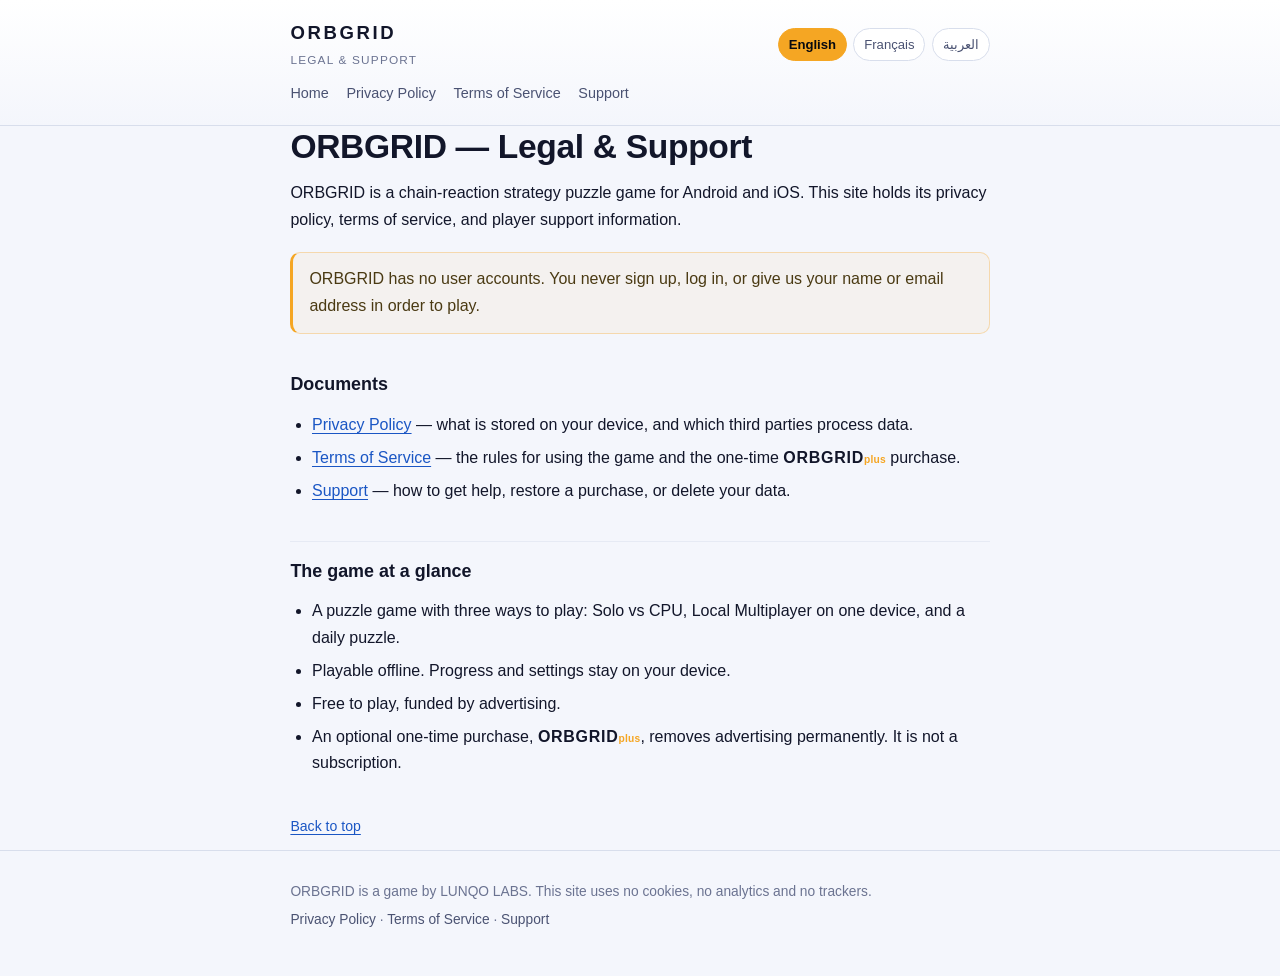
<file: index.html>
<!doctype html>
<html lang="en" dir="ltr">
<head>
<meta charset="utf-8">
<meta name="viewport" content="width=device-width, initial-scale=1">
<title>ORBGRID — Legal &amp; Support</title>
<meta name="description" content="Privacy policy, terms of service and player support for ORBGRID, a chain-reaction strategy puzzle game.">
<meta name="color-scheme" content="dark light">
<link rel="stylesheet" href="assets/styles.css">
</head>
<body>
<a class="skip" href="#main">Skip to content</a>

<header class="site">
  <div class="wrap bar">
    <a class="brand" href="./">
      <span class="brand-name">ORBGRID</span>
      <span class="brand-tag">Legal &amp; Support</span>
    </a>
    <nav class="langs" aria-label="Language">
      <a href="" lang="en" hreflang="en" aria-current="true">English</a> <a href="fr/" lang="fr" hreflang="fr">Français</a> <a href="ar/" lang="ar" hreflang="ar">العربية</a>
    </nav>
  </div>
  <nav class="wrap tabs" aria-label="Home">
    <a href="./">Home</a>
    <a href="privacy/">Privacy Policy</a>
    <a href="terms/">Terms of Service</a>
    <a href="support/">Support</a>
  </nav>
</header>

<main id="main" class="wrap">
  <article>
      <h1>ORBGRID — Legal &amp; Support</h1>
      <p>ORBGRID is a chain-reaction strategy puzzle game for Android and iOS. This site holds its privacy policy, terms of service, and player support information.</p>
      <aside class="note"><p>ORBGRID has no user accounts. You never sign up, log in, or give us your name or email address in order to play.</p></aside>
      <h2 id="s1">Documents</h2>
      <ul>
        <li><a href="privacy/">Privacy Policy</a> — what is stored on your device, and which third parties process data.</li>
        <li><a href="terms/">Terms of Service</a> — the rules for using the game and the one-time <span class="ogp">ORBGRID<span>plus</span></span> purchase.</li>
        <li><a href="support/">Support</a> — how to get help, restore a purchase, or delete your data.</li>
      </ul>
      <h2 id="s2">The game at a glance</h2>
      <ul>
        <li>A puzzle game with three ways to play: Solo vs CPU, Local Multiplayer on one device, and a daily puzzle.</li>
        <li>Playable offline. Progress and settings stay on your device.</li>
        <li>Free to play, funded by advertising.</li>
        <li>An optional one-time purchase, <span class="ogp">ORBGRID<span>plus</span></span>, removes advertising permanently. It is not a subscription.</li>
      </ul>
      <p class="top"><a href="#main">Back to top</a></p>
  </article>
</main>

<footer class="site">
  <div class="wrap">
    <p>ORBGRID is a game by LUNQO LABS. This site uses no cookies, no analytics and no trackers.</p>
    <p class="fine">
      <a href="privacy/">Privacy Policy</a> ·
      <a href="terms/">Terms of Service</a> ·
      <a href="support/">Support</a>
    </p>
  </div>
</footer>
</body>
</html>
</file>
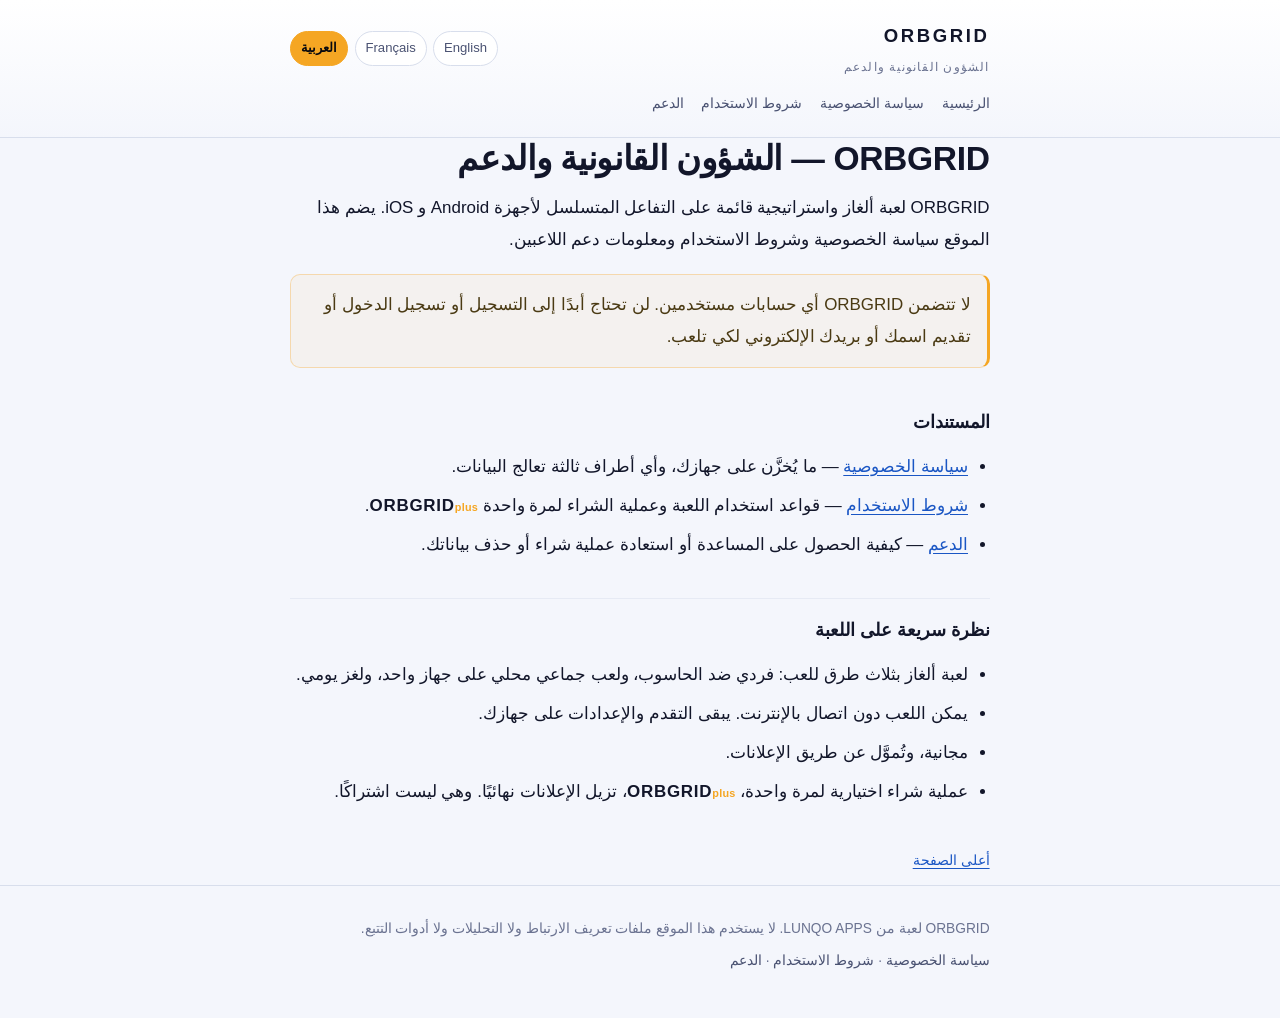
<file: ar/index.html>
<!doctype html>
<html lang="ar" dir="rtl">
<head>
<meta charset="utf-8">
<meta name="viewport" content="width=device-width, initial-scale=1">
<title>‏ORBGRID — الشؤون القانونية والدعم</title>
<meta name="description" content="سياسة الخصوصية وشروط الاستخدام ودعم اللاعبين للعبة ORBGRID، وهي لعبة ألغاز واستراتيجية قائمة على التفاعل المتسلسل.">
<meta name="color-scheme" content="dark light">
<link rel="stylesheet" href="../assets/styles.css">
</head>
<body>
<a class="skip" href="#main">الانتقال إلى المحتوى</a>

<header class="site">
  <div class="wrap bar">
    <a class="brand" href="./">
      <span class="brand-name">ORBGRID</span>
      <span class="brand-tag">الشؤون القانونية والدعم</span>
    </a>
    <nav class="langs" aria-label="اللغة">
      <a href="../" lang="en" hreflang="en">English</a> <a href="../fr/" lang="fr" hreflang="fr">Français</a> <a href="../ar/" lang="ar" hreflang="ar" aria-current="true">العربية</a>
    </nav>
  </div>
  <nav class="wrap tabs" aria-label="الرئيسية">
    <a href="./">الرئيسية</a>
    <a href="privacy/">سياسة الخصوصية</a>
    <a href="terms/">شروط الاستخدام</a>
    <a href="support/">الدعم</a>
  </nav>
</header>

<main id="main" class="wrap">
  <article>
      <h1>‏ORBGRID — الشؤون القانونية والدعم</h1>
      <p>‏ORBGRID لعبة ألغاز واستراتيجية قائمة على التفاعل المتسلسل لأجهزة Android و iOS. يضم هذا الموقع سياسة الخصوصية وشروط الاستخدام ومعلومات دعم اللاعبين.</p>
      <aside class="note"><p>لا تتضمن ORBGRID أي حسابات مستخدمين. لن تحتاج أبدًا إلى التسجيل أو تسجيل الدخول أو تقديم اسمك أو بريدك الإلكتروني لكي تلعب.</p></aside>
      <h2 id="s1">المستندات</h2>
      <ul>
        <li><a href="privacy/">سياسة الخصوصية</a> — ما يُخزَّن على جهازك، وأي أطراف ثالثة تعالج البيانات.</li>
        <li><a href="terms/">شروط الاستخدام</a> — قواعد استخدام اللعبة وعملية الشراء لمرة واحدة <span class="ogp" dir="ltr">ORBGRID<span>plus</span></span>.</li>
        <li><a href="support/">الدعم</a> — كيفية الحصول على المساعدة أو استعادة عملية شراء أو حذف بياناتك.</li>
      </ul>
      <h2 id="s2">نظرة سريعة على اللعبة</h2>
      <ul>
        <li>لعبة ألغاز بثلاث طرق للعب: فردي ضد الحاسوب، ولعب جماعي محلي على جهاز واحد، ولغز يومي.</li>
        <li>يمكن اللعب دون اتصال بالإنترنت. يبقى التقدم والإعدادات على جهازك.</li>
        <li>مجانية، وتُموَّل عن طريق الإعلانات.</li>
        <li>عملية شراء اختيارية لمرة واحدة، <span class="ogp" dir="ltr">ORBGRID<span>plus</span></span>، تزيل الإعلانات نهائيًا. وهي ليست اشتراكًا.</li>
      </ul>
      <p class="top"><a href="#main">أعلى الصفحة</a></p>
  </article>
</main>

<footer class="site">
  <div class="wrap">
    <p>‏ORBGRID لعبة من <bdi>LUNQO APPS</bdi>. لا يستخدم هذا الموقع ملفات تعريف الارتباط ولا التحليلات ولا أدوات التتبع.</p>
    <p class="fine">
      <a href="privacy/">سياسة الخصوصية</a> ·
      <a href="terms/">شروط الاستخدام</a> ·
      <a href="support/">الدعم</a>
    </p>
  </div>
</footer>
</body>
</html>
</file>
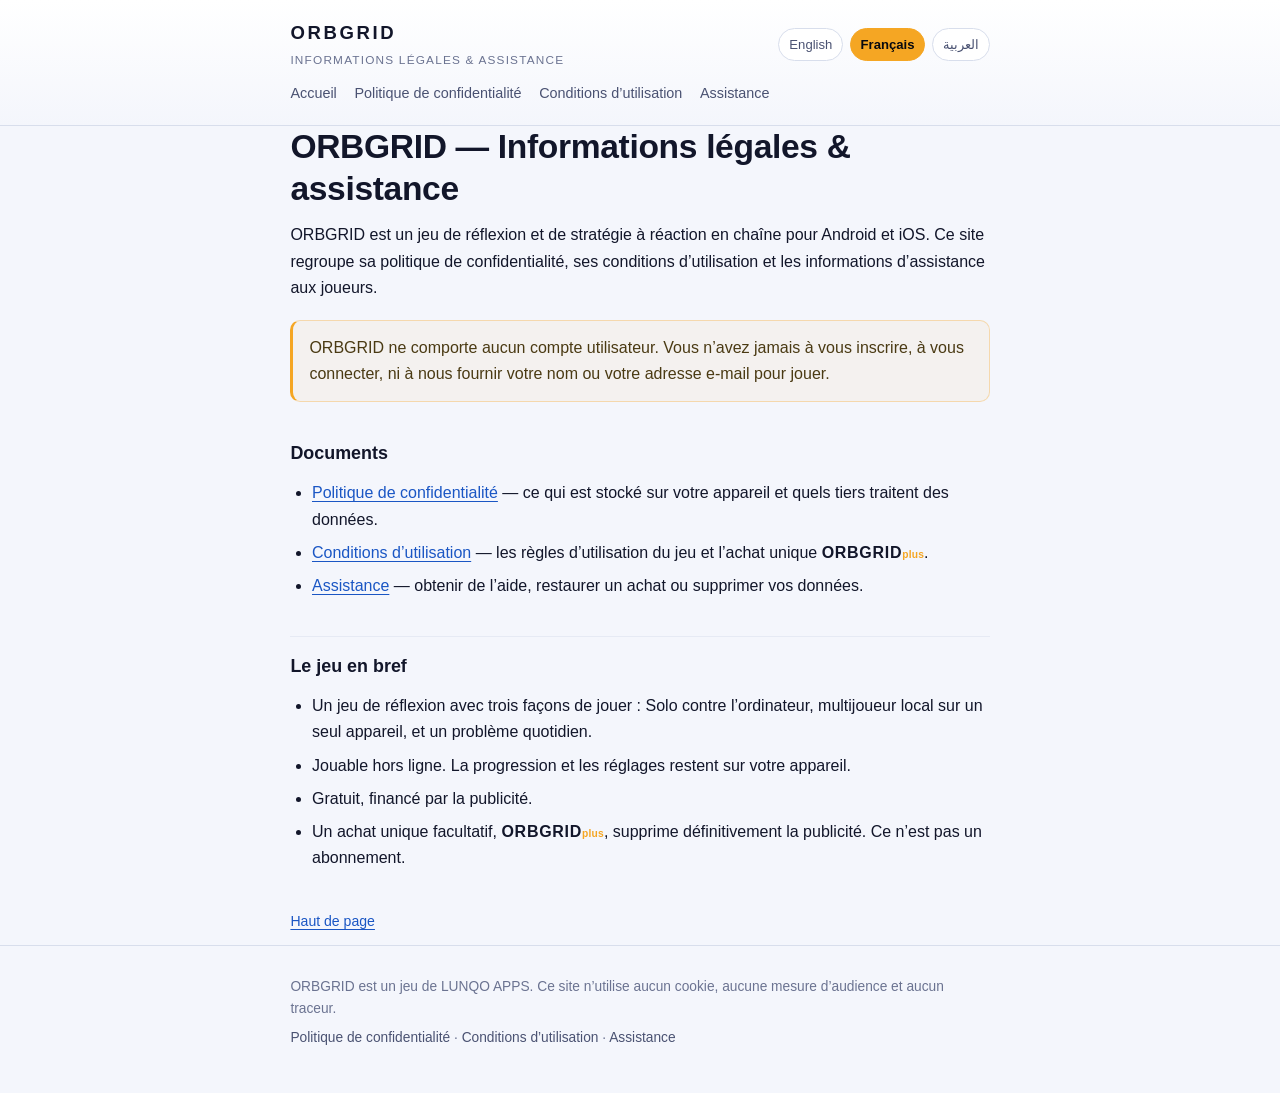
<file: fr/index.html>
<!doctype html>
<html lang="fr" dir="ltr">
<head>
<meta charset="utf-8">
<meta name="viewport" content="width=device-width, initial-scale=1">
<title>ORBGRID — Informations légales &amp; assistance</title>
<meta name="description" content="Politique de confidentialité, conditions d’utilisation et assistance pour ORBGRID, un jeu de réflexion à réaction en chaîne.">
<meta name="color-scheme" content="dark light">
<link rel="stylesheet" href="../assets/styles.css">
</head>
<body>
<a class="skip" href="#main">Aller au contenu</a>

<header class="site">
  <div class="wrap bar">
    <a class="brand" href="./">
      <span class="brand-name">ORBGRID</span>
      <span class="brand-tag">Informations légales &amp; assistance</span>
    </a>
    <nav class="langs" aria-label="Langue">
      <a href="../" lang="en" hreflang="en">English</a> <a href="../fr/" lang="fr" hreflang="fr" aria-current="true">Français</a> <a href="../ar/" lang="ar" hreflang="ar">العربية</a>
    </nav>
  </div>
  <nav class="wrap tabs" aria-label="Accueil">
    <a href="./">Accueil</a>
    <a href="privacy/">Politique de confidentialité</a>
    <a href="terms/">Conditions d’utilisation</a>
    <a href="support/">Assistance</a>
  </nav>
</header>

<main id="main" class="wrap">
  <article>
      <h1>ORBGRID — Informations légales &amp; assistance</h1>
      <p>ORBGRID est un jeu de réflexion et de stratégie à réaction en chaîne pour Android et iOS. Ce site regroupe sa politique de confidentialité, ses conditions d’utilisation et les informations d’assistance aux joueurs.</p>
      <aside class="note"><p>ORBGRID ne comporte aucun compte utilisateur. Vous n’avez jamais à vous inscrire, à vous connecter, ni à nous fournir votre nom ou votre adresse e-mail pour jouer.</p></aside>
      <h2 id="s1">Documents</h2>
      <ul>
        <li><a href="privacy/">Politique de confidentialité</a> — ce qui est stocké sur votre appareil et quels tiers traitent des données.</li>
        <li><a href="terms/">Conditions d’utilisation</a> — les règles d’utilisation du jeu et l’achat unique <span class="ogp">ORBGRID<span>plus</span></span>.</li>
        <li><a href="support/">Assistance</a> — obtenir de l’aide, restaurer un achat ou supprimer vos données.</li>
      </ul>
      <h2 id="s2">Le jeu en bref</h2>
      <ul>
        <li>Un jeu de réflexion avec trois façons de jouer : Solo contre l’ordinateur, multijoueur local sur un seul appareil, et un problème quotidien.</li>
        <li>Jouable hors ligne. La progression et les réglages restent sur votre appareil.</li>
        <li>Gratuit, financé par la publicité.</li>
        <li>Un achat unique facultatif, <span class="ogp">ORBGRID<span>plus</span></span>, supprime définitivement la publicité. Ce n’est pas un abonnement.</li>
      </ul>
      <p class="top"><a href="#main">Haut de page</a></p>
  </article>
</main>

<footer class="site">
  <div class="wrap">
    <p>ORBGRID est un jeu de LUNQO APPS. Ce site n’utilise aucun cookie, aucune mesure d’audience et aucun traceur.</p>
    <p class="fine">
      <a href="privacy/">Politique de confidentialité</a> ·
      <a href="terms/">Conditions d’utilisation</a> ·
      <a href="support/">Assistance</a>
    </p>
  </div>
</footer>
</body>
</html>
</file>
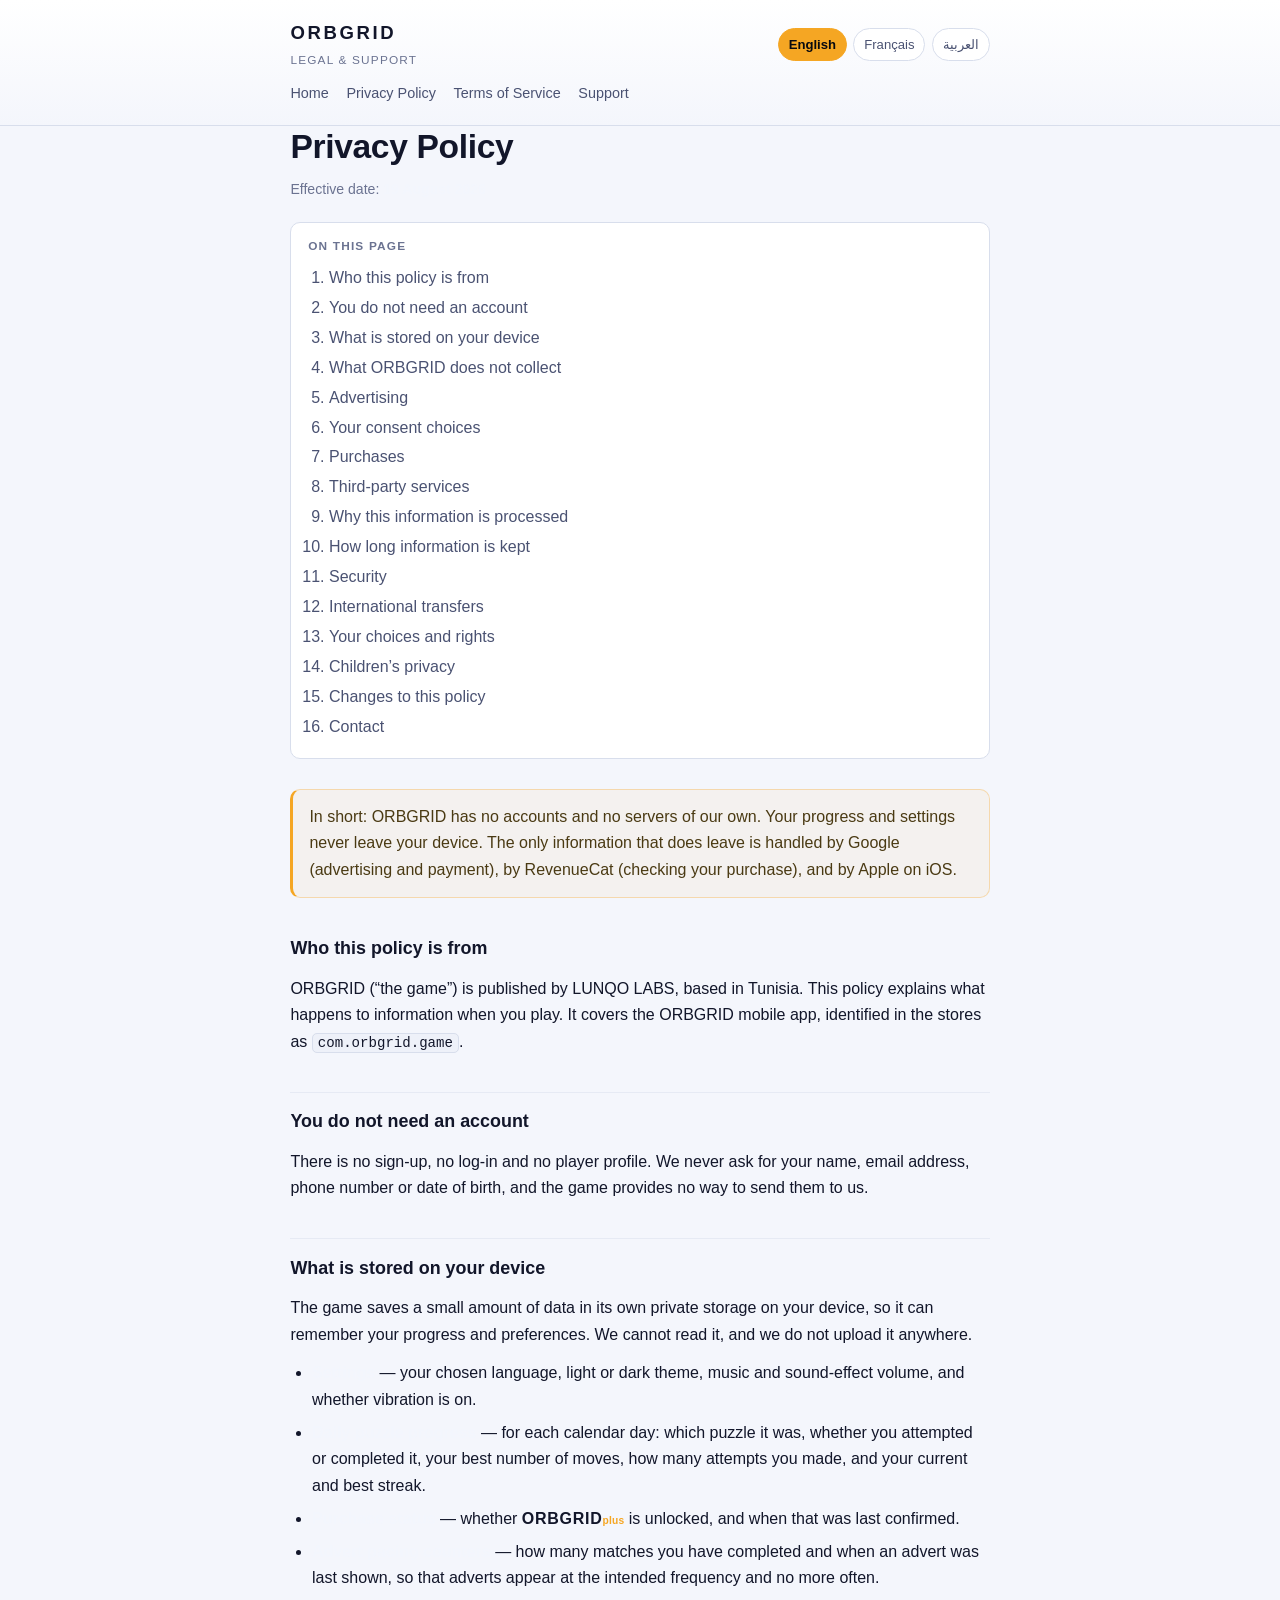
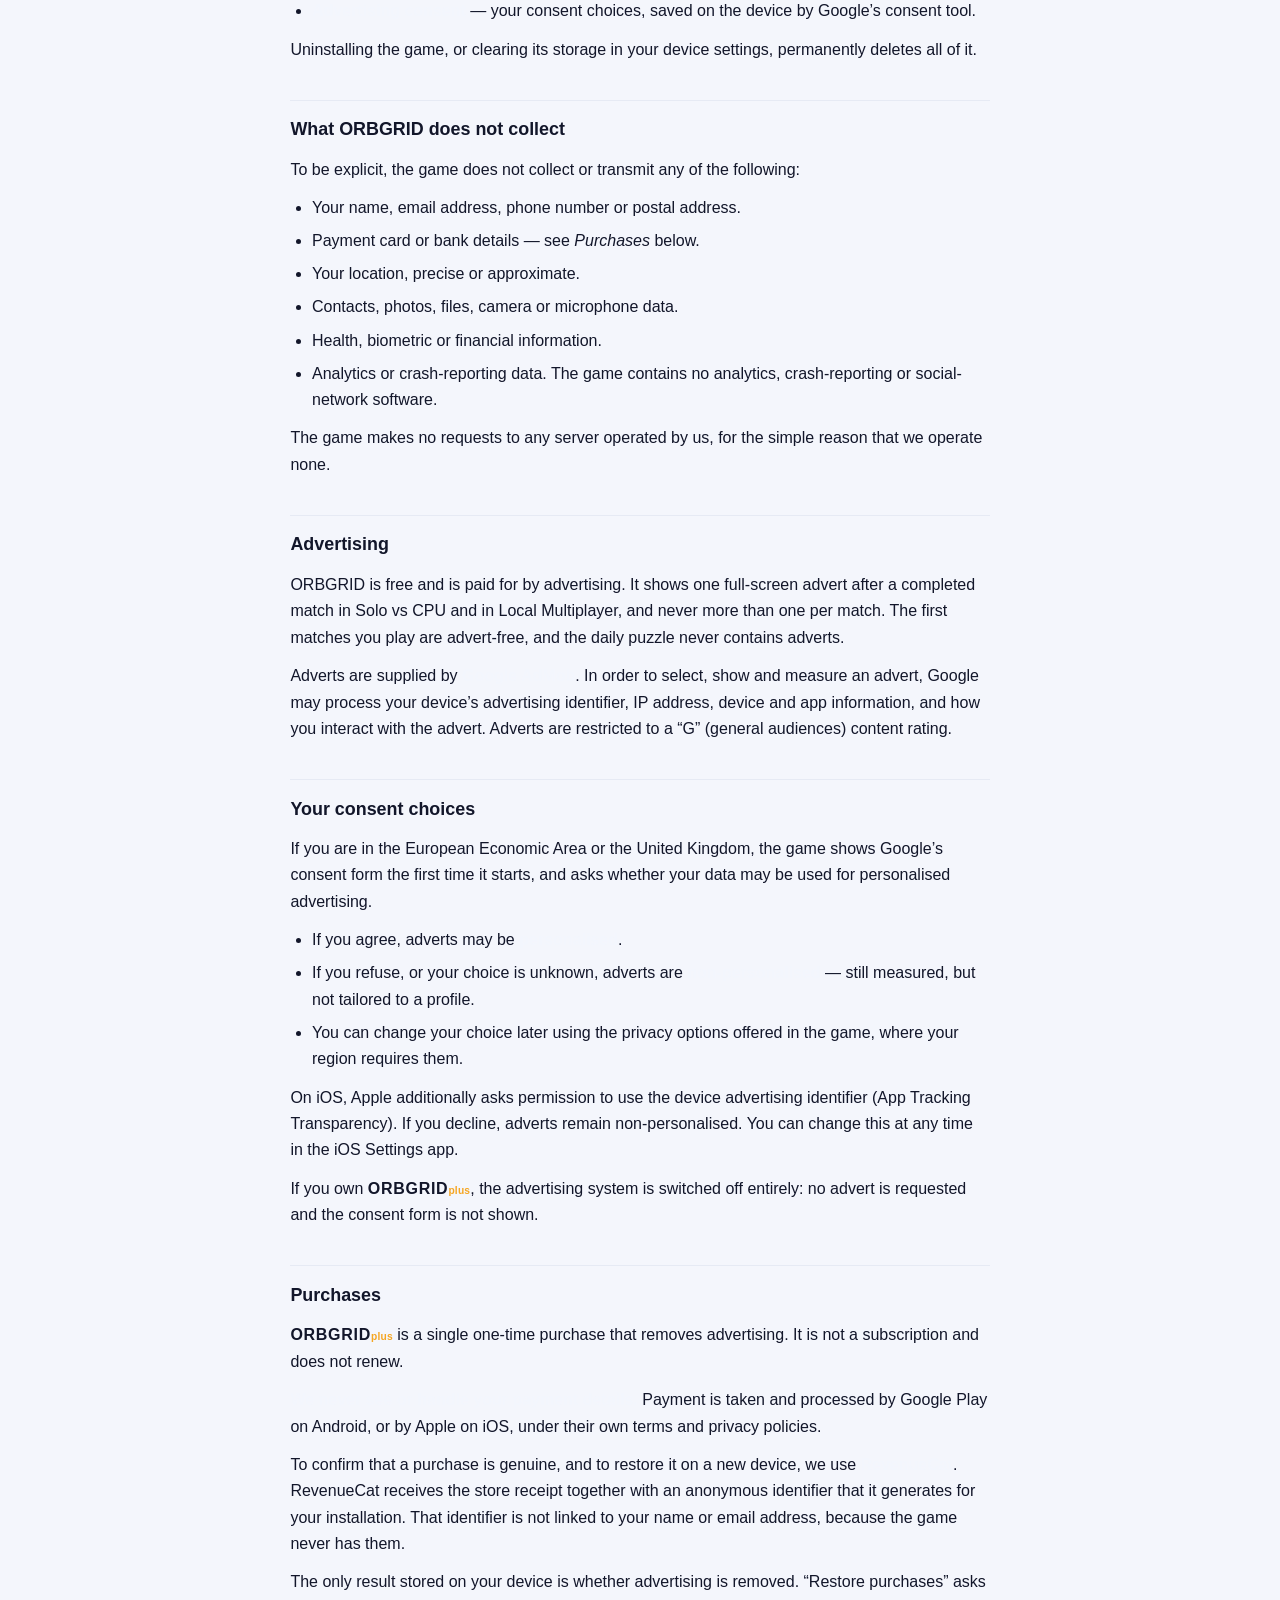
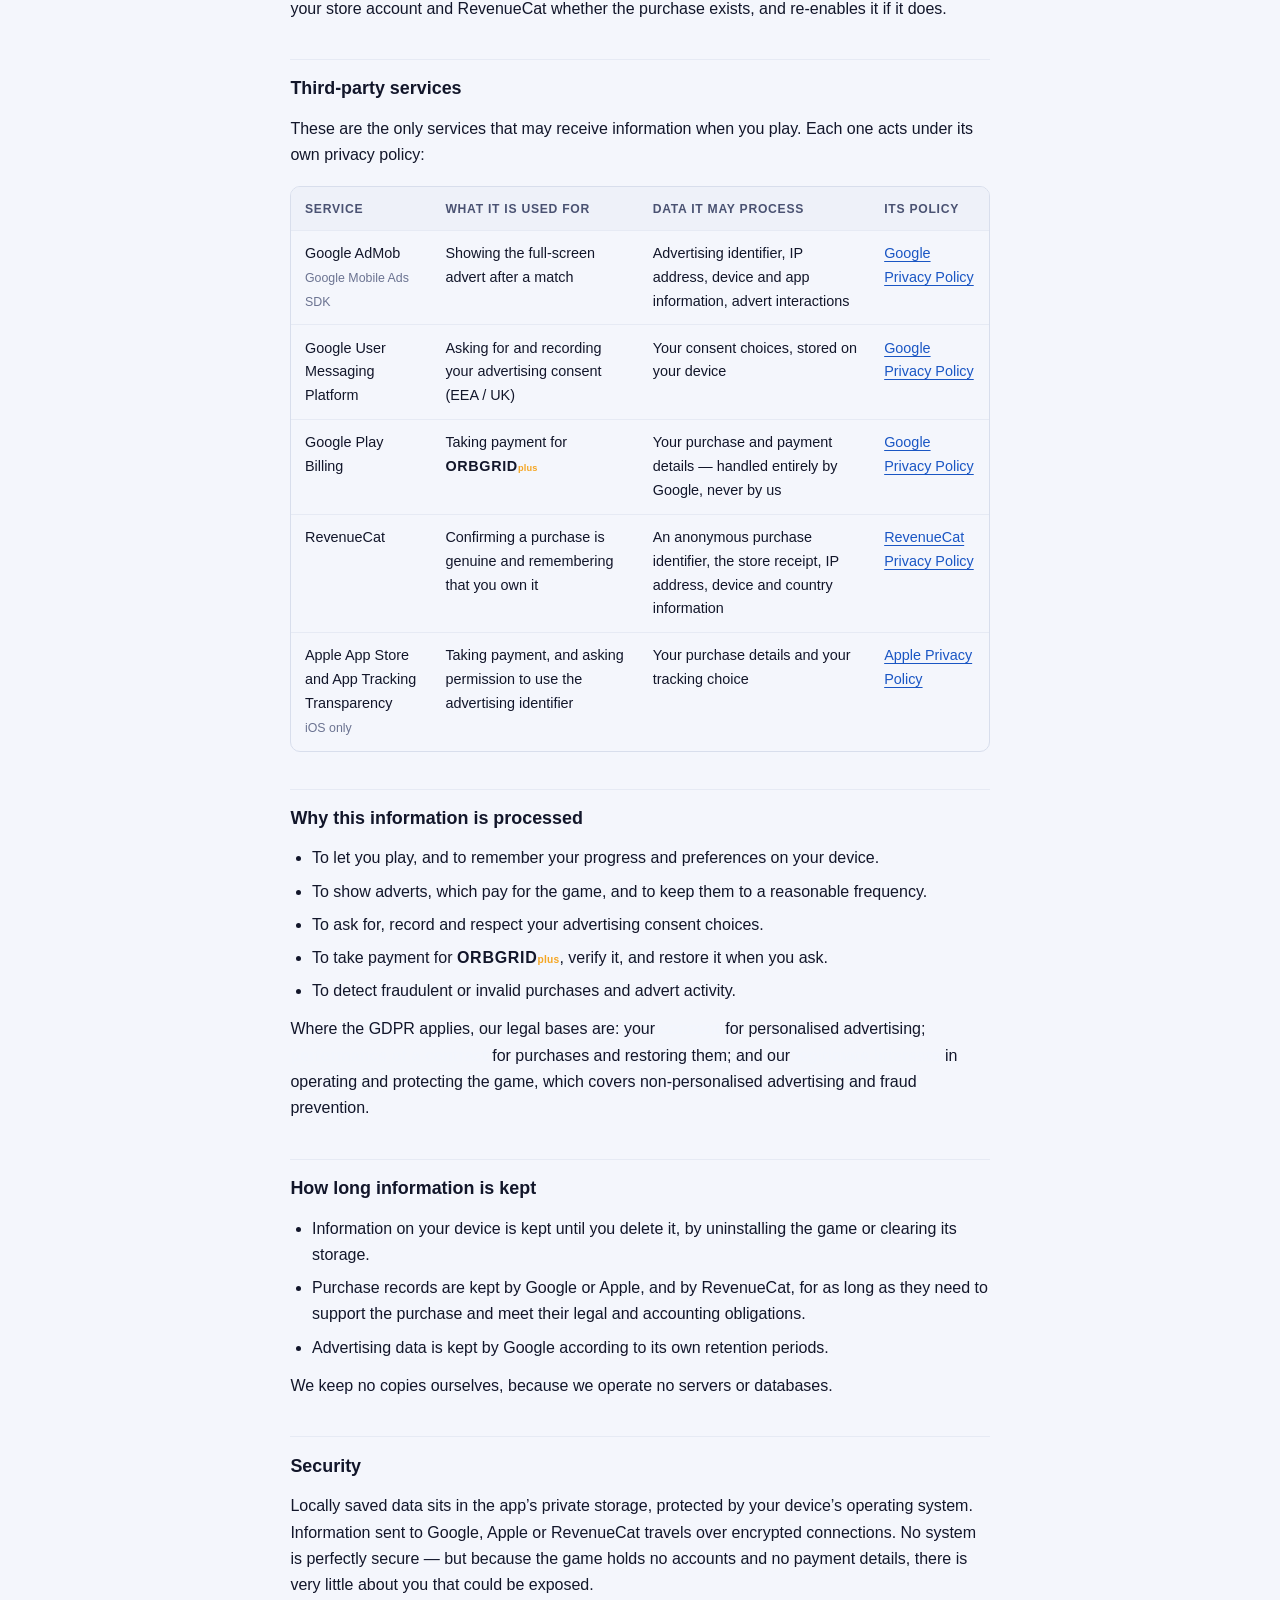
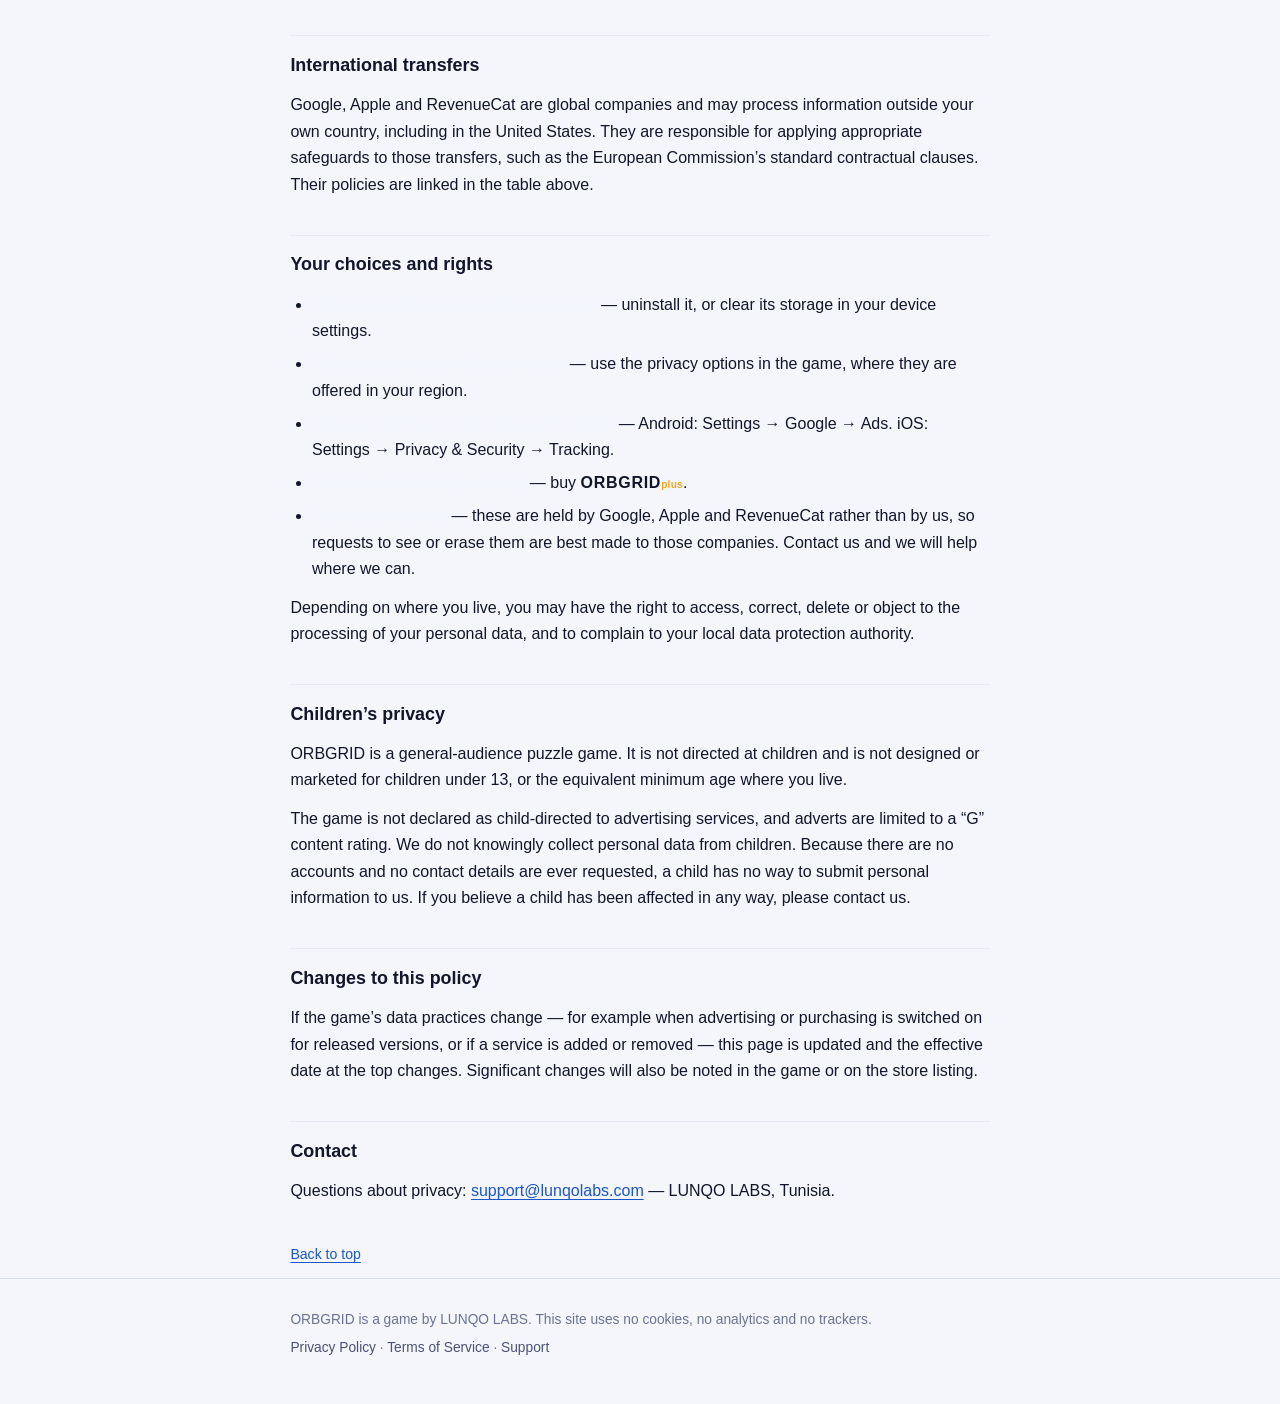
<file: privacy/index.html>
<!doctype html>
<html lang="en" dir="ltr">
<head>
<meta charset="utf-8">
<meta name="viewport" content="width=device-width, initial-scale=1">
<title>Privacy Policy — ORBGRID</title>
<meta name="description" content="How ORBGRID handles data: what stays on your device, and which third parties process information.">
<meta name="color-scheme" content="dark light">
<link rel="stylesheet" href="../assets/styles.css">
</head>
<body>
<a class="skip" href="#main">Skip to content</a>

<header class="site">
  <div class="wrap bar">
    <a class="brand" href="../">
      <span class="brand-name">ORBGRID</span>
      <span class="brand-tag">Legal &amp; Support</span>
    </a>
    <nav class="langs" aria-label="Language">
      <a href="../privacy/" lang="en" hreflang="en" aria-current="true">English</a> <a href="../fr/privacy/" lang="fr" hreflang="fr">Français</a> <a href="../ar/privacy/" lang="ar" hreflang="ar">العربية</a>
    </nav>
  </div>
  <nav class="wrap tabs" aria-label="Home">
    <a href="../">Home</a>
    <a href="../privacy/">Privacy Policy</a>
    <a href="../terms/">Terms of Service</a>
    <a href="../support/">Support</a>
  </nav>
</header>

<main id="main" class="wrap">
  <article>
      <h1>Privacy Policy</h1>
      <p class="meta">Effective date: <strong>19 August 2026</strong></p>
      <nav class="toc" aria-label="On this page">
        <h2 class="toc-h">On this page</h2>
        <ol>
          <li><a href="#s1">Who this policy is from</a></li>
          <li><a href="#s2">You do not need an account</a></li>
          <li><a href="#s3">What is stored on your device</a></li>
          <li><a href="#s4">What ORBGRID does not collect</a></li>
          <li><a href="#s5">Advertising</a></li>
          <li><a href="#s6">Your consent choices</a></li>
          <li><a href="#s7">Purchases</a></li>
          <li><a href="#s8">Third-party services</a></li>
          <li><a href="#s9">Why this information is processed</a></li>
          <li><a href="#s10">How long information is kept</a></li>
          <li><a href="#s11">Security</a></li>
          <li><a href="#s12">International transfers</a></li>
          <li><a href="#s13">Your choices and rights</a></li>
          <li><a href="#s14">Children’s privacy</a></li>
          <li><a href="#s15">Changes to this policy</a></li>
          <li><a href="#s16">Contact</a></li>
        </ol>
      </nav>
      <aside class="note"><p>In short: ORBGRID has no accounts and no servers of our own. Your progress and settings never leave your device. The only information that does leave is handled by Google (advertising and payment), by RevenueCat (checking your purchase), and by Apple on iOS.</p></aside>
      <h2 id="s1">Who this policy is from</h2>
      <p>ORBGRID (“the game”) is published by LUNQO LABS, based in Tunisia. This policy explains what happens to information when you play. It covers the ORBGRID mobile app, identified in the stores as <code>com.orbgrid.game</code>.</p>
      <h2 id="s2">You do not need an account</h2>
      <p>There is no sign-up, no log-in and no player profile. We never ask for your name, email address, phone number or date of birth, and the game provides no way to send them to us.</p>
      <h2 id="s3">What is stored on your device</h2>
      <p>The game saves a small amount of data in its own private storage on your device, so it can remember your progress and preferences. We cannot read it, and we do not upload it anywhere.</p>
      <ul>
        <li><strong>Settings</strong> — your chosen language, light or dark theme, music and sound-effect volume, and whether vibration is on.</li>
        <li><strong>Daily puzzle progress</strong> — for each calendar day: which puzzle it was, whether you attempted or completed it, your best number of moves, how many attempts you made, and your current and best streak.</li>
        <li><strong>Purchase status</strong> — whether <span class="ogp">ORBGRID<span>plus</span></span> is unlocked, and when that was last confirmed.</li>
        <li><strong>Advert pacing counters</strong> — how many matches you have completed and when an advert was last shown, so that adverts appear at the intended frequency and no more often.</li>
        <li><strong>Advertising consent</strong> — your consent choices, saved on the device by Google’s consent tool.</li>
      </ul>
      <p>Uninstalling the game, or clearing its storage in your device settings, permanently deletes all of it.</p>
      <h2 id="s4">What ORBGRID does not collect</h2>
      <p>To be explicit, the game does not collect or transmit any of the following:</p>
      <ul>
        <li>Your name, email address, phone number or postal address.</li>
        <li>Payment card or bank details — see <em>Purchases</em> below.</li>
        <li>Your location, precise or approximate.</li>
        <li>Contacts, photos, files, camera or microphone data.</li>
        <li>Health, biometric or financial information.</li>
        <li>Analytics or crash-reporting data. The game contains no analytics, crash-reporting or social-network software.</li>
      </ul>
      <p>The game makes no requests to any server operated by us, for the simple reason that we operate none.</p>
      <h2 id="s5">Advertising</h2>
      <p>ORBGRID is free and is paid for by advertising. It shows one full-screen advert after a completed match in Solo vs CPU and in Local Multiplayer, and never more than one per match. The first matches you play are advert-free, and the daily puzzle never contains adverts.</p>
      <p>Adverts are supplied by <strong>Google AdMob</strong>. In order to select, show and measure an advert, Google may process your device’s advertising identifier, IP address, device and app information, and how you interact with the advert. Adverts are restricted to a “G” (general audiences) content rating.</p>
      <h2 id="s6">Your consent choices</h2>
      <p>If you are in the European Economic Area or the United Kingdom, the game shows Google’s consent form the first time it starts, and asks whether your data may be used for personalised advertising.</p>
      <ul>
        <li>If you agree, adverts may be <strong>personalised</strong>.</li>
        <li>If you refuse, or your choice is unknown, adverts are <strong>non-personalised</strong> — still measured, but not tailored to a profile.</li>
        <li>You can change your choice later using the privacy options offered in the game, where your region requires them.</li>
      </ul>
      <p>On iOS, Apple additionally asks permission to use the device advertising identifier (App Tracking Transparency). If you decline, adverts remain non-personalised. You can change this at any time in the iOS Settings app.</p>
      <p>If you own <span class="ogp">ORBGRID<span>plus</span></span>, the advertising system is switched off entirely: no advert is requested and the consent form is not shown.</p>
      <h2 id="s7">Purchases</h2>
      <p><span class="ogp">ORBGRID<span>plus</span></span> is a single one-time purchase that removes advertising. It is not a subscription and does not renew.</p>
      <p><strong>We never see or handle your payment details.</strong> Payment is taken and processed by Google Play on Android, or by Apple on iOS, under their own terms and privacy policies.</p>
      <p>To confirm that a purchase is genuine, and to restore it on a new device, we use <strong>RevenueCat</strong>. RevenueCat receives the store receipt together with an anonymous identifier that it generates for your installation. That identifier is not linked to your name or email address, because the game never has them.</p>
      <p>The only result stored on your device is whether advertising is removed. “Restore purchases” asks your store account and RevenueCat whether the purchase exists, and re-enables it if it does.</p>
      <h2 id="s8">Third-party services</h2>
      <p>These are the only services that may receive information when you play. Each one acts under its own privacy policy:</p>
      <div class="tablewrap">
        <table>
          <thead><tr><th scope="col">Service</th><th scope="col">What it is used for</th><th scope="col">Data it may process</th><th scope="col">Its policy</th></tr></thead>
          <tbody>
          <tr><td>Google AdMob<br><span class="muted">Google Mobile Ads SDK</span></td><td>Showing the full-screen advert after a match</td><td>Advertising identifier, IP address, device and app information, advert interactions</td><td><a href="https://policies.google.com/privacy" target="_blank" rel="noopener noreferrer">Google Privacy Policy</a></td></tr>
          <tr><td>Google User Messaging Platform</td><td>Asking for and recording your advertising consent (EEA / UK)</td><td>Your consent choices, stored on your device</td><td><a href="https://policies.google.com/privacy" target="_blank" rel="noopener noreferrer">Google Privacy Policy</a></td></tr>
          <tr><td>Google Play Billing</td><td>Taking payment for <span class="ogp">ORBGRID<span>plus</span></span></td><td>Your purchase and payment details — handled entirely by Google, never by us</td><td><a href="https://policies.google.com/privacy" target="_blank" rel="noopener noreferrer">Google Privacy Policy</a></td></tr>
          <tr><td>RevenueCat</td><td>Confirming a purchase is genuine and remembering that you own it</td><td>An anonymous purchase identifier, the store receipt, IP address, device and country information</td><td><a href="https://www.revenuecat.com/privacy" target="_blank" rel="noopener noreferrer">RevenueCat Privacy Policy</a></td></tr>
          <tr><td>Apple App Store and App Tracking Transparency<br><span class="muted">iOS only</span></td><td>Taking payment, and asking permission to use the advertising identifier</td><td>Your purchase details and your tracking choice</td><td><a href="https://www.apple.com/legal/privacy/" target="_blank" rel="noopener noreferrer">Apple Privacy Policy</a></td></tr>
          </tbody>
        </table>
      </div>
      <h2 id="s9">Why this information is processed</h2>
      <ul>
        <li>To let you play, and to remember your progress and preferences on your device.</li>
        <li>To show adverts, which pay for the game, and to keep them to a reasonable frequency.</li>
        <li>To ask for, record and respect your advertising consent choices.</li>
        <li>To take payment for <span class="ogp">ORBGRID<span>plus</span></span>, verify it, and restore it when you ask.</li>
        <li>To detect fraudulent or invalid purchases and advert activity.</li>
      </ul>
      <p>Where the GDPR applies, our legal bases are: your <strong>consent</strong> for personalised advertising; <strong>performance of a contract</strong> for purchases and restoring them; and our <strong>legitimate interests</strong> in operating and protecting the game, which covers non-personalised advertising and fraud prevention.</p>
      <h2 id="s10">How long information is kept</h2>
      <ul>
        <li>Information on your device is kept until you delete it, by uninstalling the game or clearing its storage.</li>
        <li>Purchase records are kept by Google or Apple, and by RevenueCat, for as long as they need to support the purchase and meet their legal and accounting obligations.</li>
        <li>Advertising data is kept by Google according to its own retention periods.</li>
      </ul>
      <p>We keep no copies ourselves, because we operate no servers or databases.</p>
      <h2 id="s11">Security</h2>
      <p>Locally saved data sits in the app’s private storage, protected by your device’s operating system. Information sent to Google, Apple or RevenueCat travels over encrypted connections. No system is perfectly secure — but because the game holds no accounts and no payment details, there is very little about you that could be exposed.</p>
      <h2 id="s12">International transfers</h2>
      <p>Google, Apple and RevenueCat are global companies and may process information outside your own country, including in the United States. They are responsible for applying appropriate safeguards to those transfers, such as the European Commission’s standard contractual clauses. Their policies are linked in the table above.</p>
      <h2 id="s13">Your choices and rights</h2>
      <ul>
        <li><strong>Delete everything stored by the game</strong> — uninstall it, or clear its storage in your device settings.</li>
        <li><strong>Change your advertising consent</strong> — use the privacy options in the game, where they are offered in your region.</li>
        <li><strong>Reset or limit your advertising identifier</strong> — Android: Settings → Google → Ads. iOS: Settings → Privacy &amp; Security → Tracking.</li>
        <li><strong>Remove advertising entirely</strong> — buy <span class="ogp">ORBGRID<span>plus</span></span>.</li>
        <li><strong>Purchase records</strong> — these are held by Google, Apple and RevenueCat rather than by us, so requests to see or erase them are best made to those companies. Contact us and we will help where we can.</li>
      </ul>
      <p>Depending on where you live, you may have the right to access, correct, delete or object to the processing of your personal data, and to complain to your local data protection authority.</p>
      <h2 id="s14">Children’s privacy</h2>
      <p>ORBGRID is a general-audience puzzle game. It is not directed at children and is not designed or marketed for children under 13, or the equivalent minimum age where you live.</p>
      <p>The game is not declared as child-directed to advertising services, and adverts are limited to a “G” content rating. We do not knowingly collect personal data from children. Because there are no accounts and no contact details are ever requested, a child has no way to submit personal information to us. If you believe a child has been affected in any way, please contact us.</p>
      <h2 id="s15">Changes to this policy</h2>
      <p>If the game’s data practices change — for example when advertising or purchasing is switched on for released versions, or if a service is added or removed — this page is updated and the effective date at the top changes. Significant changes will also be noted in the game or on the store listing.</p>
      <h2 id="s16">Contact</h2>
      <p>Questions about privacy: <a href="mailto:support@lunqolabs.com">support@lunqolabs.com</a> — LUNQO LABS, Tunisia.</p>
      <p class="top"><a href="#main">Back to top</a></p>
  </article>
</main>

<footer class="site">
  <div class="wrap">
    <p>ORBGRID is a game by LUNQO LABS. This site uses no cookies, no analytics and no trackers.</p>
    <p class="fine">
      <a href="../privacy/">Privacy Policy</a> ·
      <a href="../terms/">Terms of Service</a> ·
      <a href="../support/">Support</a>
    </p>
  </div>
</footer>
</body>
</html>
</file>
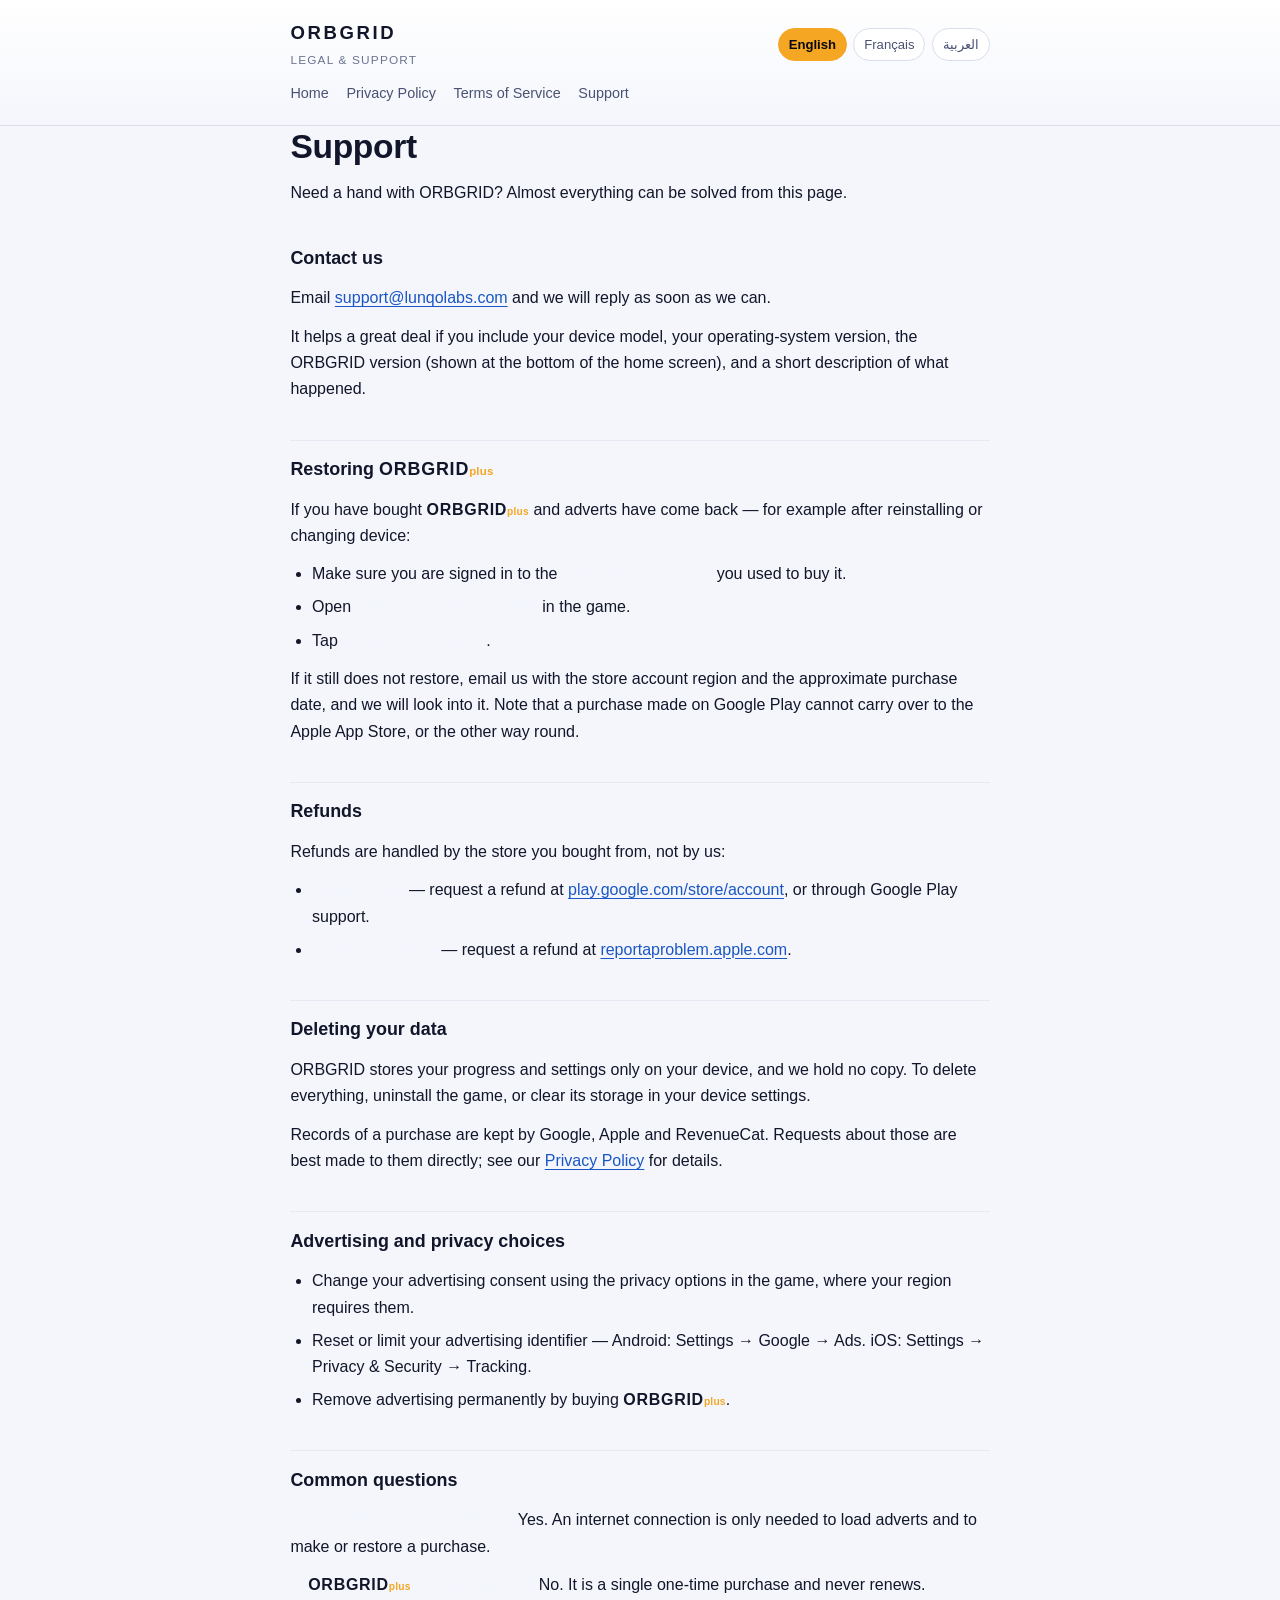
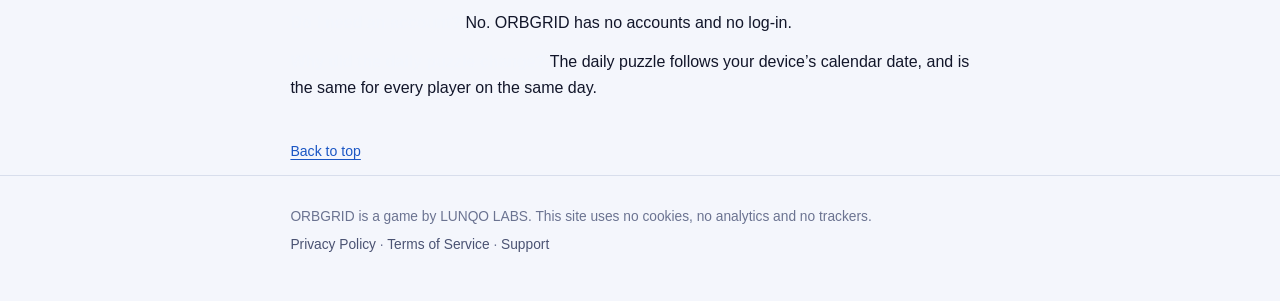
<file: support/index.html>
<!doctype html>
<html lang="en" dir="ltr">
<head>
<meta charset="utf-8">
<meta name="viewport" content="width=device-width, initial-scale=1">
<title>Support — ORBGRID</title>
<meta name="description" content="Get help with ORBGRID, restore a purchase, or delete your data.">
<meta name="color-scheme" content="dark light">
<link rel="stylesheet" href="../assets/styles.css">
</head>
<body>
<a class="skip" href="#main">Skip to content</a>

<header class="site">
  <div class="wrap bar">
    <a class="brand" href="../">
      <span class="brand-name">ORBGRID</span>
      <span class="brand-tag">Legal &amp; Support</span>
    </a>
    <nav class="langs" aria-label="Language">
      <a href="../support/" lang="en" hreflang="en" aria-current="true">English</a> <a href="../fr/support/" lang="fr" hreflang="fr">Français</a> <a href="../ar/support/" lang="ar" hreflang="ar">العربية</a>
    </nav>
  </div>
  <nav class="wrap tabs" aria-label="Home">
    <a href="../">Home</a>
    <a href="../privacy/">Privacy Policy</a>
    <a href="../terms/">Terms of Service</a>
    <a href="../support/">Support</a>
  </nav>
</header>

<main id="main" class="wrap">
  <article>
      <h1>Support</h1>
      <p>Need a hand with ORBGRID? Almost everything can be solved from this page.</p>
      <h2 id="s1">Contact us</h2>
      <p>Email <a href="mailto:support@lunqolabs.com">support@lunqolabs.com</a> and we will reply as soon as we can.</p>
      <p>It helps a great deal if you include your device model, your operating-system version, the ORBGRID version (shown at the bottom of the home screen), and a short description of what happened.</p>
      <h2 id="s2">Restoring <span class="ogp">ORBGRID<span>plus</span></span></h2>
      <p>If you have bought <span class="ogp">ORBGRID<span>plus</span></span> and adverts have come back — for example after reinstalling or changing device:</p>
      <ul>
        <li>Make sure you are signed in to the <strong>same store account</strong> you used to buy it.</li>
        <li>Open <strong>Settings → Remove ads</strong> in the game.</li>
        <li>Tap <strong>Restore purchases</strong>.</li>
      </ul>
      <p>If it still does not restore, email us with the store account region and the approximate purchase date, and we will look into it. Note that a purchase made on Google Play cannot carry over to the Apple App Store, or the other way round.</p>
      <h2 id="s3">Refunds</h2>
      <p>Refunds are handled by the store you bought from, not by us:</p>
      <ul>
        <li><strong>Google Play</strong> — request a refund at <a href="https://play.google.com/store/account" target="_blank" rel="noopener noreferrer">play.google.com/store/account</a>, or through Google Play support.</li>
        <li><strong>Apple App Store</strong> — request a refund at <a href="https://reportaproblem.apple.com" target="_blank" rel="noopener noreferrer">reportaproblem.apple.com</a>.</li>
      </ul>
      <h2 id="s4">Deleting your data</h2>
      <p>ORBGRID stores your progress and settings only on your device, and we hold no copy. To delete everything, uninstall the game, or clear its storage in your device settings.</p>
      <p>Records of a purchase are kept by Google, Apple and RevenueCat. Requests about those are best made to them directly; see our <a href="../privacy/">Privacy Policy</a> for details.</p>
      <h2 id="s5">Advertising and privacy choices</h2>
      <ul>
        <li>Change your advertising consent using the privacy options in the game, where your region requires them.</li>
        <li>Reset or limit your advertising identifier — Android: Settings → Google → Ads. iOS: Settings → Privacy &amp; Security → Tracking.</li>
        <li>Remove advertising permanently by buying <span class="ogp">ORBGRID<span>plus</span></span>.</li>
      </ul>
      <h2 id="s6">Common questions</h2>
      <p><strong>Does ORBGRID work offline?</strong> Yes. An internet connection is only needed to load adverts and to make or restore a purchase.</p>
      <p><strong>Is <span class="ogp">ORBGRID<span>plus</span></span> a subscription?</strong> No. It is a single one-time purchase and never renews.</p>
      <p><strong>Do I need an account?</strong> No. ORBGRID has no accounts and no log-in.</p>
      <p><strong>Why did the daily puzzle change?</strong> The daily puzzle follows your device’s calendar date, and is the same for every player on the same day.</p>
      <p class="top"><a href="#main">Back to top</a></p>
  </article>
</main>

<footer class="site">
  <div class="wrap">
    <p>ORBGRID is a game by LUNQO LABS. This site uses no cookies, no analytics and no trackers.</p>
    <p class="fine">
      <a href="../privacy/">Privacy Policy</a> ·
      <a href="../terms/">Terms of Service</a> ·
      <a href="../support/">Support</a>
    </p>
  </div>
</footer>
</body>
</html>
</file>
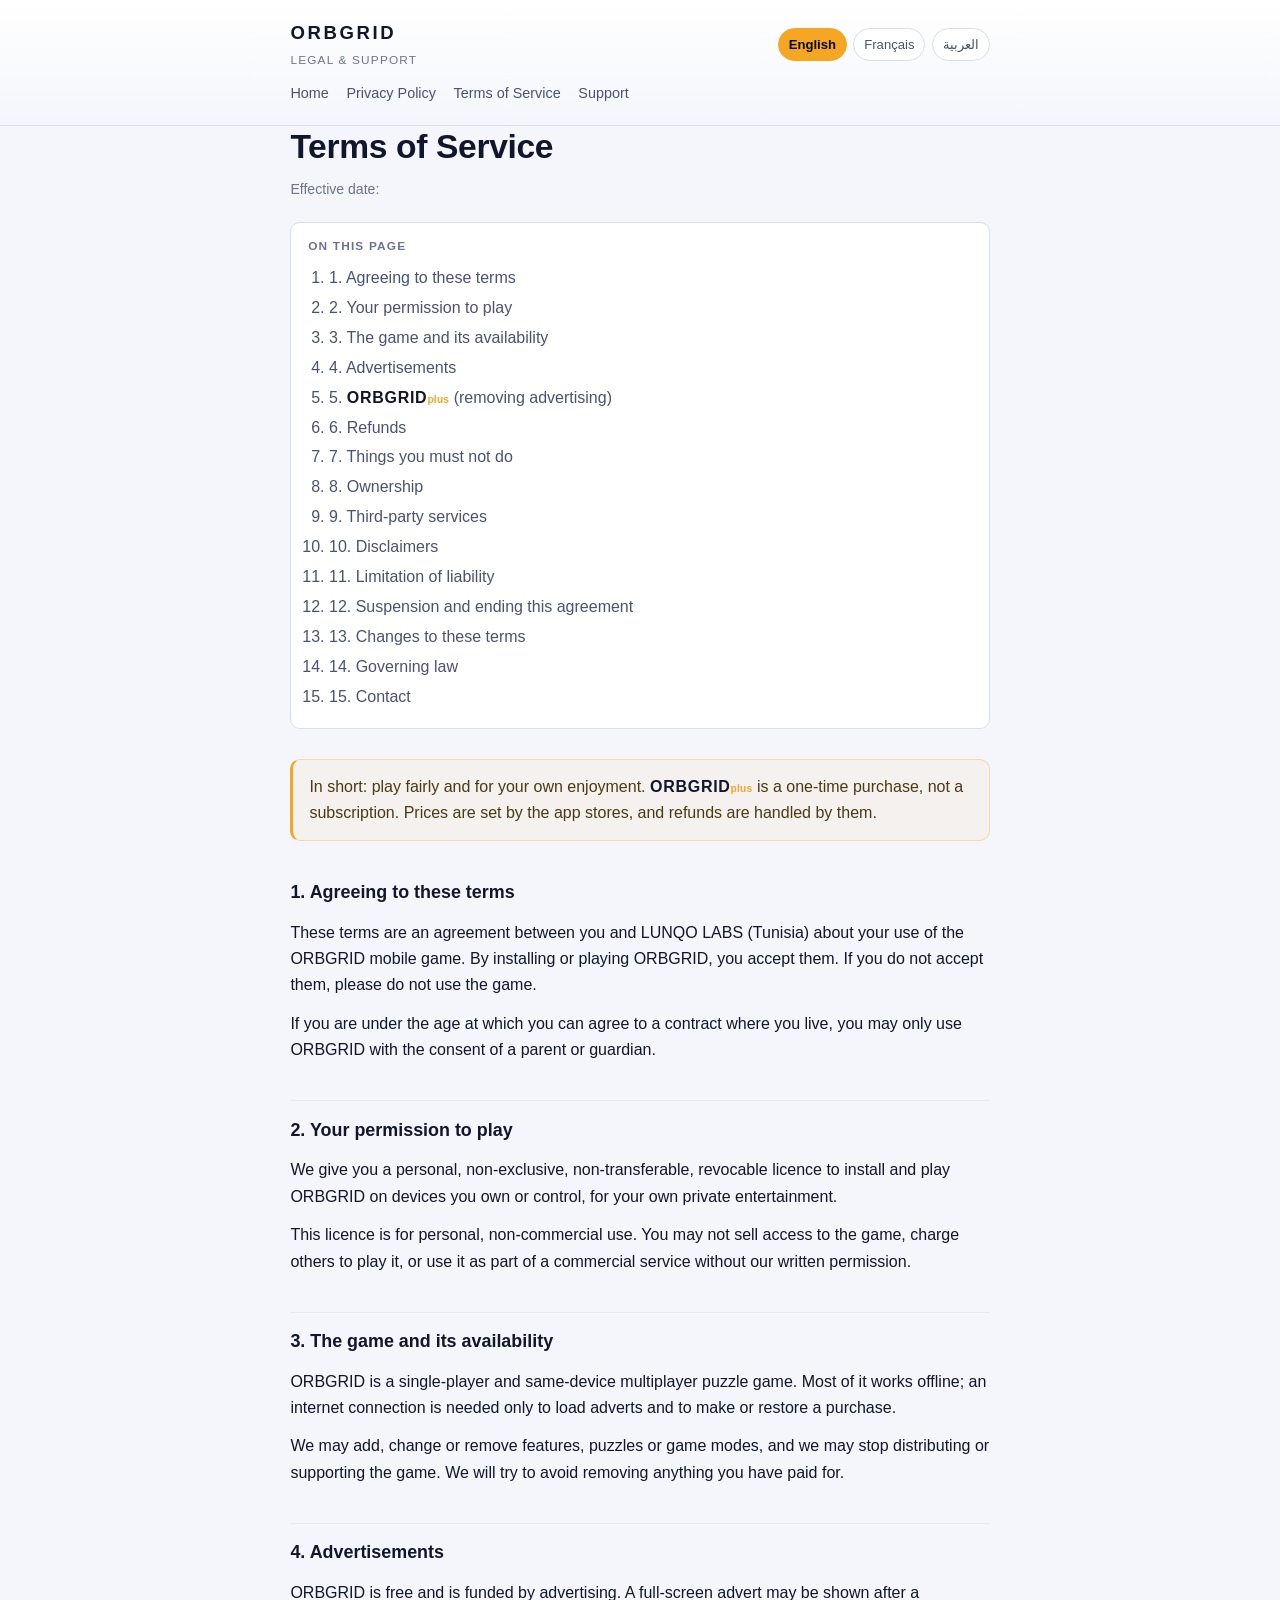
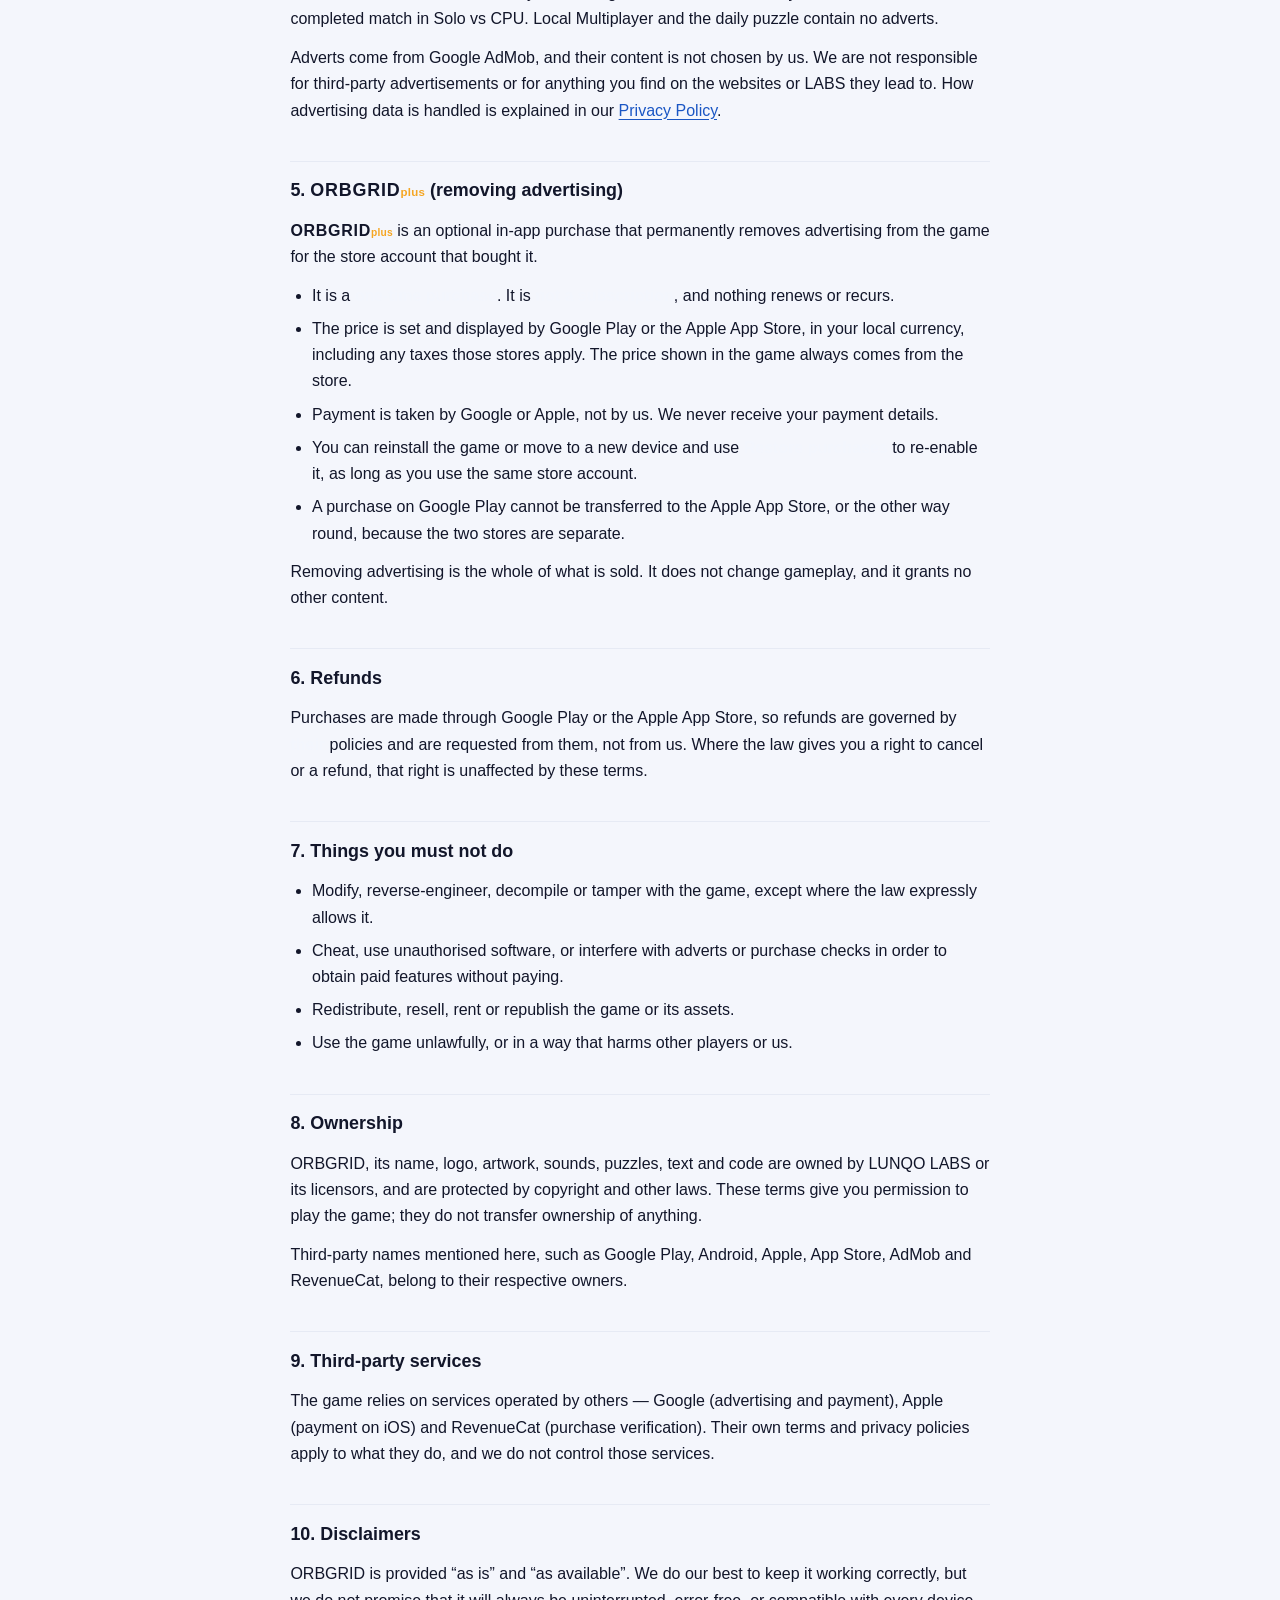
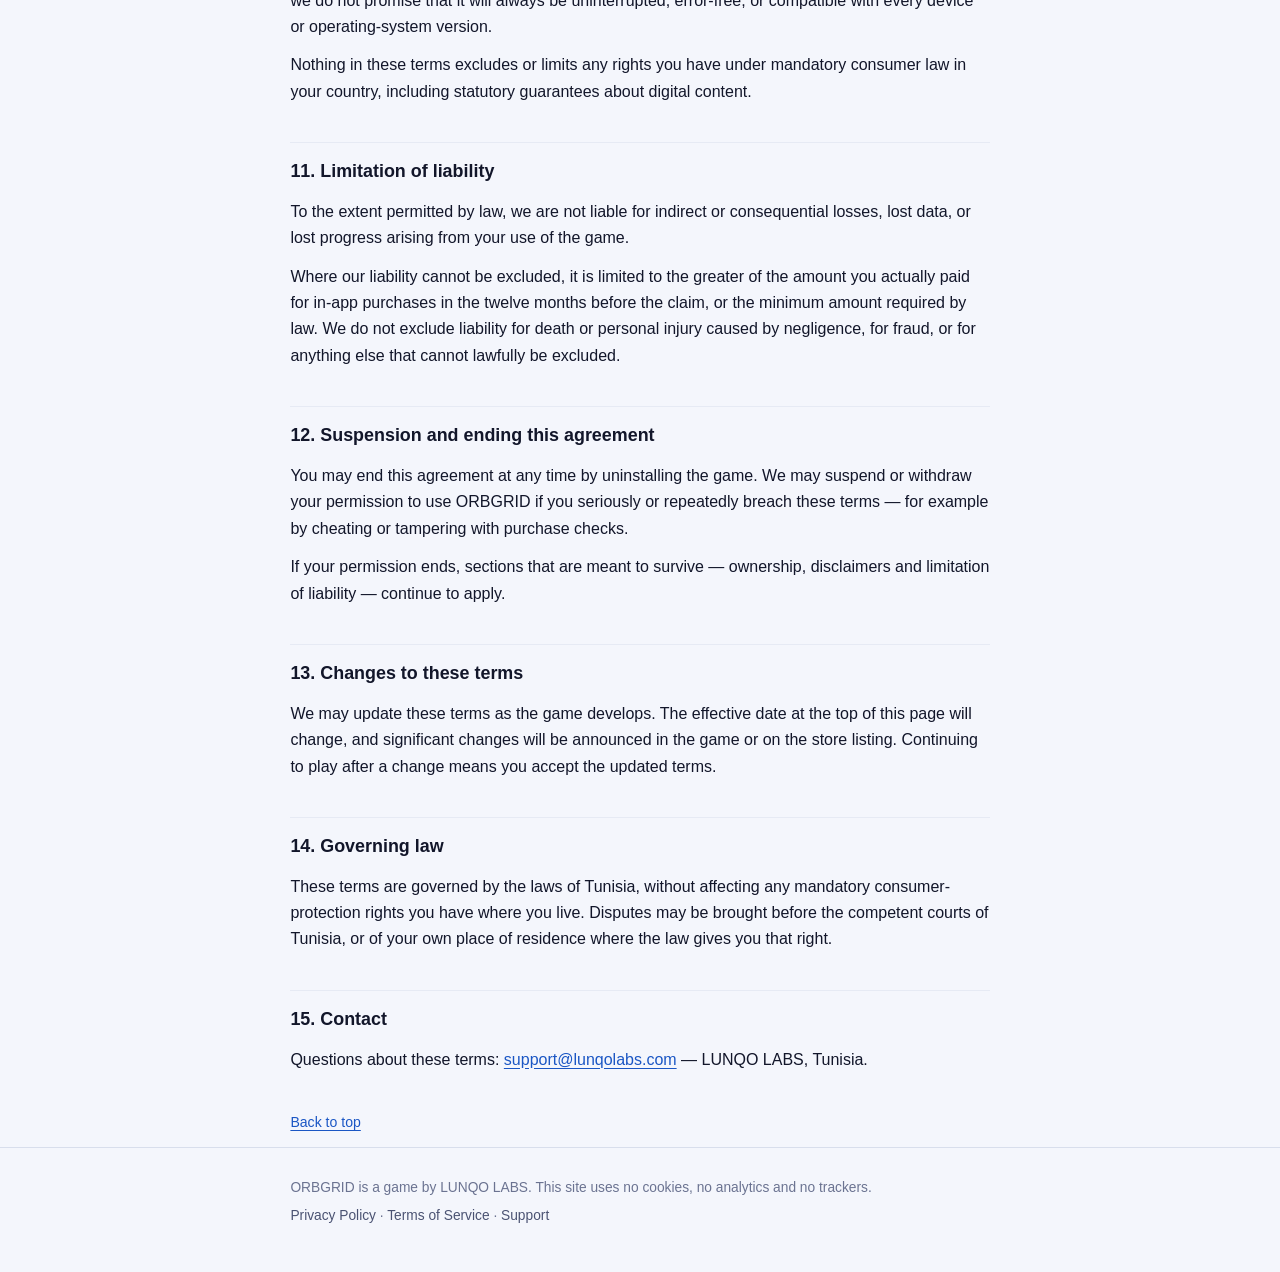
<file: terms/index.html>
<!doctype html>
<html lang="en" dir="ltr">
<head>
<meta charset="utf-8">
<meta name="viewport" content="width=device-width, initial-scale=1">
<title>Terms of Service — ORBGRID</title>
<meta name="description" content="The rules for playing ORBGRID and for the one-time ORBGRIDplus purchase.">
<meta name="color-scheme" content="dark light">
<link rel="stylesheet" href="../assets/styles.css">
</head>
<body>
<a class="skip" href="#main">Skip to content</a>

<header class="site">
  <div class="wrap bar">
    <a class="brand" href="../">
      <span class="brand-name">ORBGRID</span>
      <span class="brand-tag">Legal &amp; Support</span>
    </a>
    <nav class="langs" aria-label="Language">
      <a href="../terms/" lang="en" hreflang="en" aria-current="true">English</a> <a href="../fr/terms/" lang="fr" hreflang="fr">Français</a> <a href="../ar/terms/" lang="ar" hreflang="ar">العربية</a>
    </nav>
  </div>
  <nav class="wrap tabs" aria-label="Home">
    <a href="../">Home</a>
    <a href="../privacy/">Privacy Policy</a>
    <a href="../terms/">Terms of Service</a>
    <a href="../support/">Support</a>
  </nav>
</header>

<main id="main" class="wrap">
  <article>
      <h1>Terms of Service</h1>
      <p class="meta">Effective date: <strong>30 July 2026</strong></p>
      <nav class="toc" aria-label="On this page">
        <h2 class="toc-h">On this page</h2>
        <ol>
          <li><a href="#s1">1. Agreeing to these terms</a></li>
          <li><a href="#s2">2. Your permission to play</a></li>
          <li><a href="#s3">3. The game and its availability</a></li>
          <li><a href="#s4">4. Advertisements</a></li>
          <li><a href="#s5">5. <span class="ogp">ORBGRID<span>plus</span></span> (removing advertising)</a></li>
          <li><a href="#s6">6. Refunds</a></li>
          <li><a href="#s7">7. Things you must not do</a></li>
          <li><a href="#s8">8. Ownership</a></li>
          <li><a href="#s9">9. Third-party services</a></li>
          <li><a href="#s10">10. Disclaimers</a></li>
          <li><a href="#s11">11. Limitation of liability</a></li>
          <li><a href="#s12">12. Suspension and ending this agreement</a></li>
          <li><a href="#s13">13. Changes to these terms</a></li>
          <li><a href="#s14">14. Governing law</a></li>
          <li><a href="#s15">15. Contact</a></li>
        </ol>
      </nav>
      <aside class="note"><p>In short: play fairly and for your own enjoyment. <span class="ogp">ORBGRID<span>plus</span></span> is a one-time purchase, not a subscription. Prices are set by the app stores, and refunds are handled by them.</p></aside>
      <h2 id="s1">1. Agreeing to these terms</h2>
      <p>These terms are an agreement between you and LUNQO LABS (Tunisia) about your use of the ORBGRID mobile game. By installing or playing ORBGRID, you accept them. If you do not accept them, please do not use the game.</p>
      <p>If you are under the age at which you can agree to a contract where you live, you may only use ORBGRID with the consent of a parent or guardian.</p>
      <h2 id="s2">2. Your permission to play</h2>
      <p>We give you a personal, non-exclusive, non-transferable, revocable licence to install and play ORBGRID on devices you own or control, for your own private entertainment.</p>
      <p>This licence is for personal, non-commercial use. You may not sell access to the game, charge others to play it, or use it as part of a commercial service without our written permission.</p>
      <h2 id="s3">3. The game and its availability</h2>
      <p>ORBGRID is a single-player and same-device multiplayer puzzle game. Most of it works offline; an internet connection is needed only to load adverts and to make or restore a purchase.</p>
      <p>We may add, change or remove features, puzzles or game modes, and we may stop distributing or supporting the game. We will try to avoid removing anything you have paid for.</p>
      <h2 id="s4">4. Advertisements</h2>
      <p>ORBGRID is free and is funded by advertising. A full-screen advert may be shown after a completed match in Solo vs CPU. Local Multiplayer and the daily puzzle contain no adverts.</p>
      <p>Adverts come from Google AdMob, and their content is not chosen by us. We are not responsible for third-party advertisements or for anything you find on the websites or LABS they lead to. How advertising data is handled is explained in our <a href="../privacy/">Privacy Policy</a>.</p>
      <h2 id="s5">5. <span class="ogp">ORBGRID<span>plus</span></span> (removing advertising)</h2>
      <p><span class="ogp">ORBGRID<span>plus</span></span> is an optional in-app purchase that permanently removes advertising from the game for the store account that bought it.</p>
      <ul>
        <li>It is a <strong>one-time purchase</strong>. It is <strong>not a subscription</strong>, and nothing renews or recurs.</li>
        <li>The price is set and displayed by Google Play or the Apple App Store, in your local currency, including any taxes those stores apply. The price shown in the game always comes from the store.</li>
        <li>Payment is taken by Google or Apple, not by us. We never receive your payment details.</li>
        <li>You can reinstall the game or move to a new device and use <strong>Restore purchases</strong> to re-enable it, as long as you use the same store account.</li>
        <li>A purchase on Google Play cannot be transferred to the Apple App Store, or the other way round, because the two stores are separate.</li>
      </ul>
      <p>Removing advertising is the whole of what is sold. It does not change gameplay, and it grants no other content.</p>
      <h2 id="s6">6. Refunds</h2>
      <p>Purchases are made through Google Play or the Apple App Store, so refunds are governed by <strong>their</strong> policies and are requested from them, not from us. Where the law gives you a right to cancel or a refund, that right is unaffected by these terms.</p>
      <h2 id="s7">7. Things you must not do</h2>
      <ul>
        <li>Modify, reverse-engineer, decompile or tamper with the game, except where the law expressly allows it.</li>
        <li>Cheat, use unauthorised software, or interfere with adverts or purchase checks in order to obtain paid features without paying.</li>
        <li>Redistribute, resell, rent or republish the game or its assets.</li>
        <li>Use the game unlawfully, or in a way that harms other players or us.</li>
      </ul>
      <h2 id="s8">8. Ownership</h2>
      <p>ORBGRID, its name, logo, artwork, sounds, puzzles, text and code are owned by LUNQO LABS or its licensors, and are protected by copyright and other laws. These terms give you permission to play the game; they do not transfer ownership of anything.</p>
      <p>Third-party names mentioned here, such as Google Play, Android, Apple, App Store, AdMob and RevenueCat, belong to their respective owners.</p>
      <h2 id="s9">9. Third-party services</h2>
      <p>The game relies on services operated by others — Google (advertising and payment), Apple (payment on iOS) and RevenueCat (purchase verification). Their own terms and privacy policies apply to what they do, and we do not control those services.</p>
      <h2 id="s10">10. Disclaimers</h2>
      <p>ORBGRID is provided “as is” and “as available”. We do our best to keep it working correctly, but we do not promise that it will always be uninterrupted, error-free, or compatible with every device or operating-system version.</p>
      <p>Nothing in these terms excludes or limits any rights you have under mandatory consumer law in your country, including statutory guarantees about digital content.</p>
      <h2 id="s11">11. Limitation of liability</h2>
      <p>To the extent permitted by law, we are not liable for indirect or consequential losses, lost data, or lost progress arising from your use of the game.</p>
      <p>Where our liability cannot be excluded, it is limited to the greater of the amount you actually paid for in-app purchases in the twelve months before the claim, or the minimum amount required by law. We do not exclude liability for death or personal injury caused by negligence, for fraud, or for anything else that cannot lawfully be excluded.</p>
      <h2 id="s12">12. Suspension and ending this agreement</h2>
      <p>You may end this agreement at any time by uninstalling the game. We may suspend or withdraw your permission to use ORBGRID if you seriously or repeatedly breach these terms — for example by cheating or tampering with purchase checks.</p>
      <p>If your permission ends, sections that are meant to survive — ownership, disclaimers and limitation of liability — continue to apply.</p>
      <h2 id="s13">13. Changes to these terms</h2>
      <p>We may update these terms as the game develops. The effective date at the top of this page will change, and significant changes will be announced in the game or on the store listing. Continuing to play after a change means you accept the updated terms.</p>
      <h2 id="s14">14. Governing law</h2>
      <p>These terms are governed by the laws of Tunisia, without affecting any mandatory consumer-protection rights you have where you live. Disputes may be brought before the competent courts of Tunisia, or of your own place of residence where the law gives you that right.</p>
      <h2 id="s15">15. Contact</h2>
      <p>Questions about these terms: <a href="mailto:support@lunqolabs.com">support@lunqolabs.com</a> — LUNQO LABS, Tunisia.</p>
      <p class="top"><a href="#main">Back to top</a></p>
  </article>
</main>

<footer class="site">
  <div class="wrap">
    <p>ORBGRID is a game by LUNQO LABS. This site uses no cookies, no analytics and no trackers.</p>
    <p class="fine">
      <a href="../privacy/">Privacy Policy</a> ·
      <a href="../terms/">Terms of Service</a> ·
      <a href="../support/">Support</a>
    </p>
  </div>
</footer>
</body>
</html>
</file>
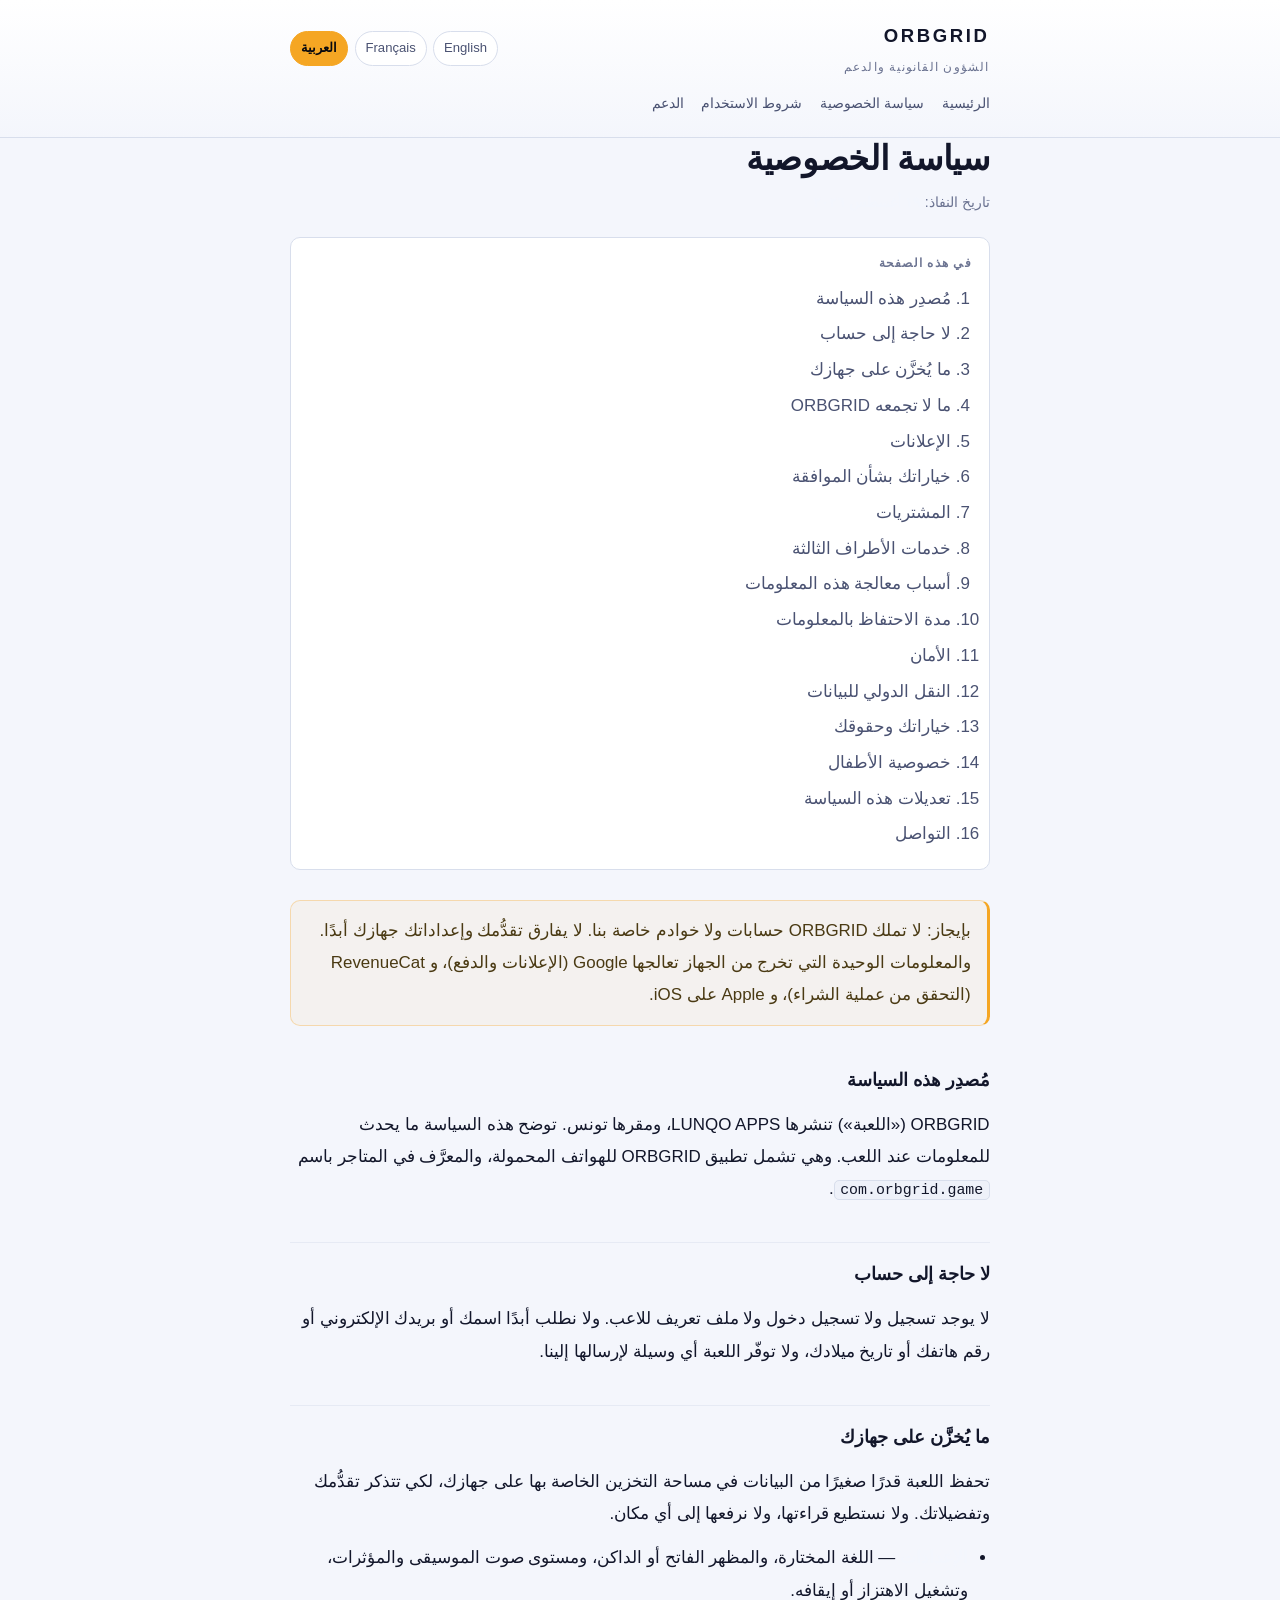
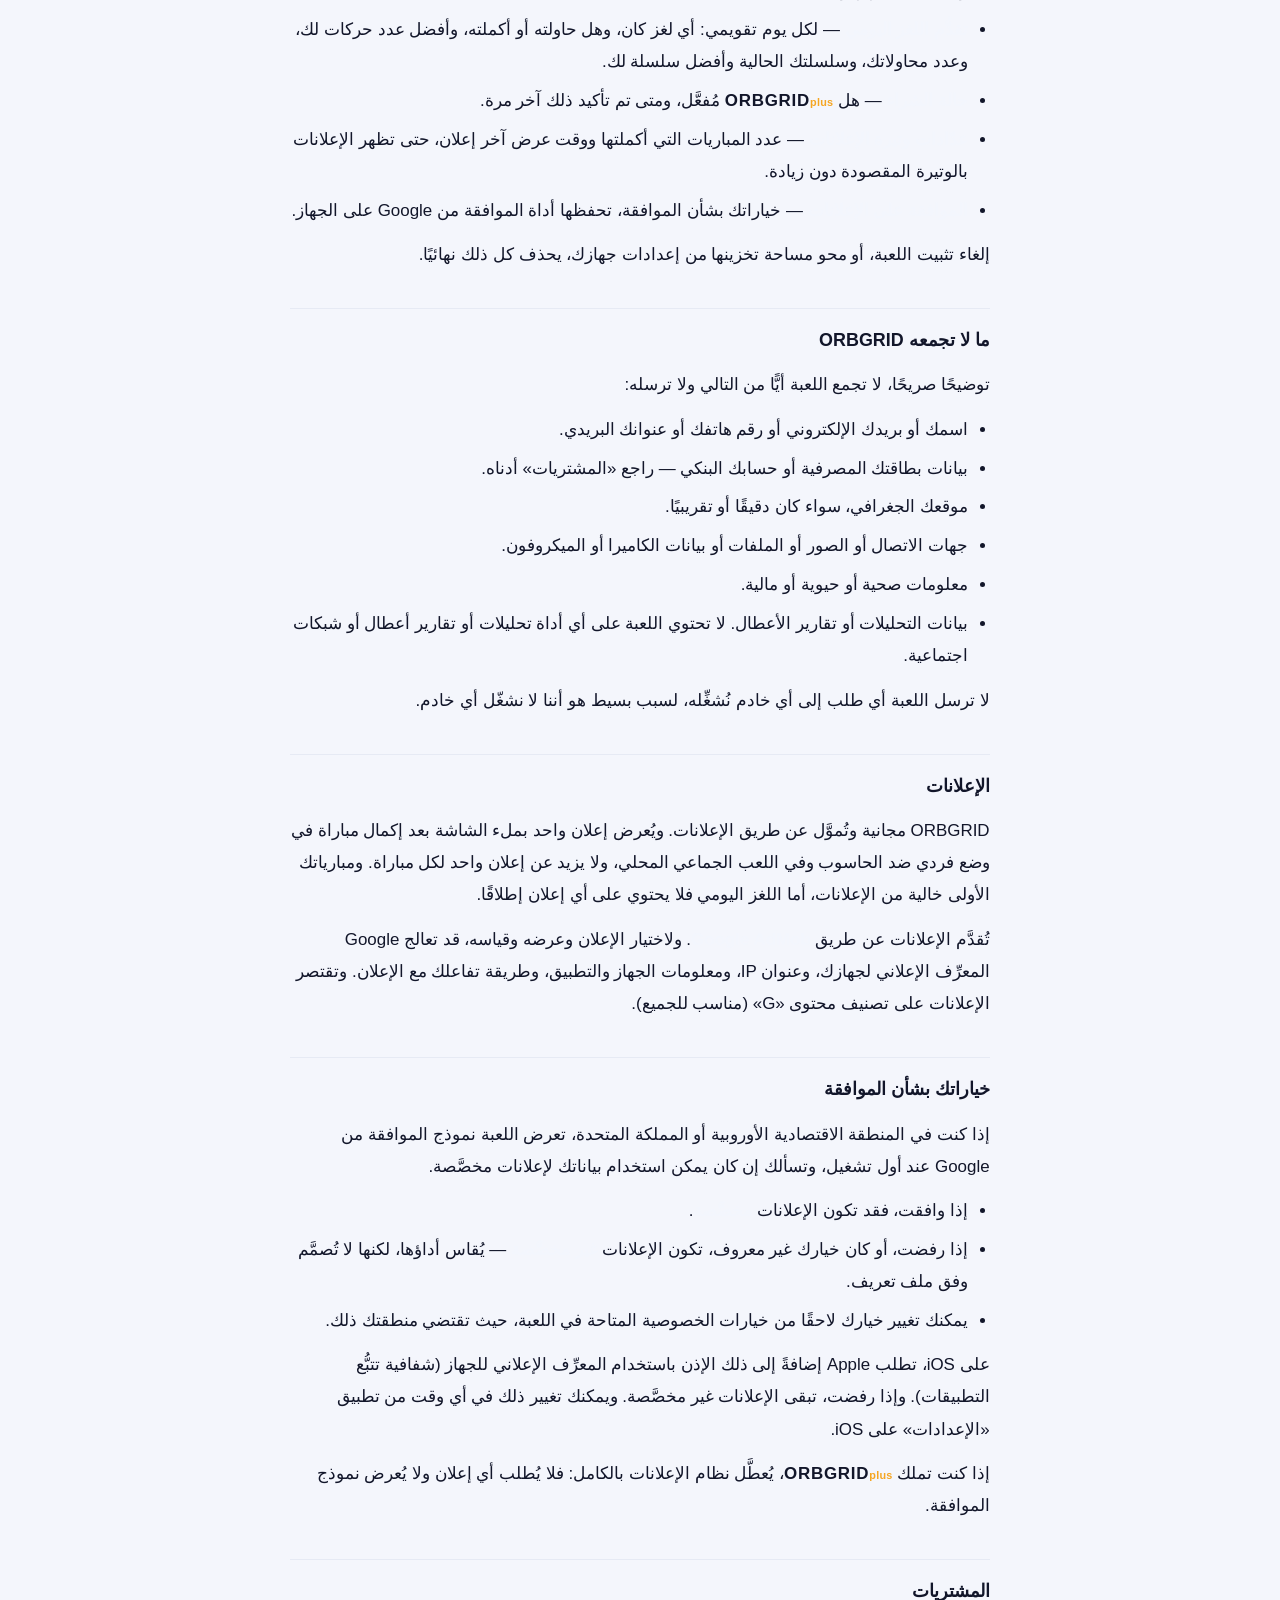
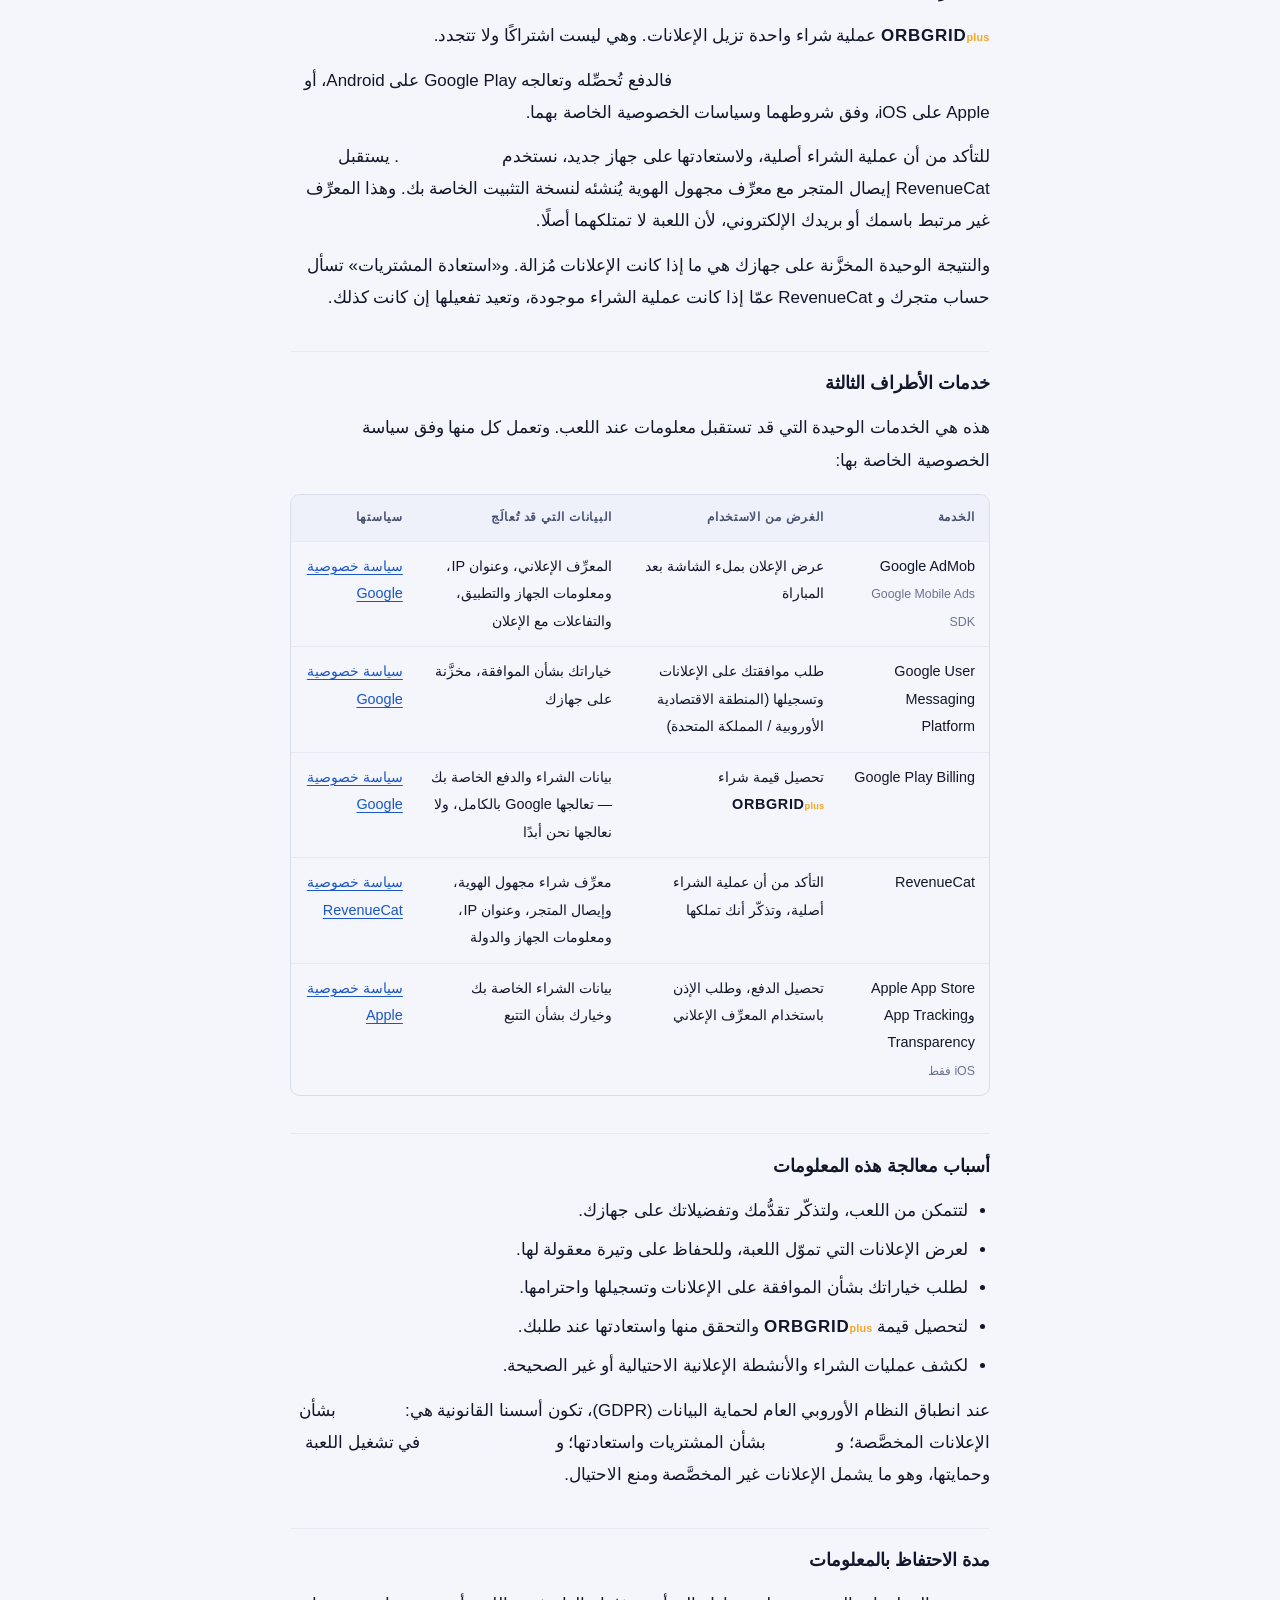
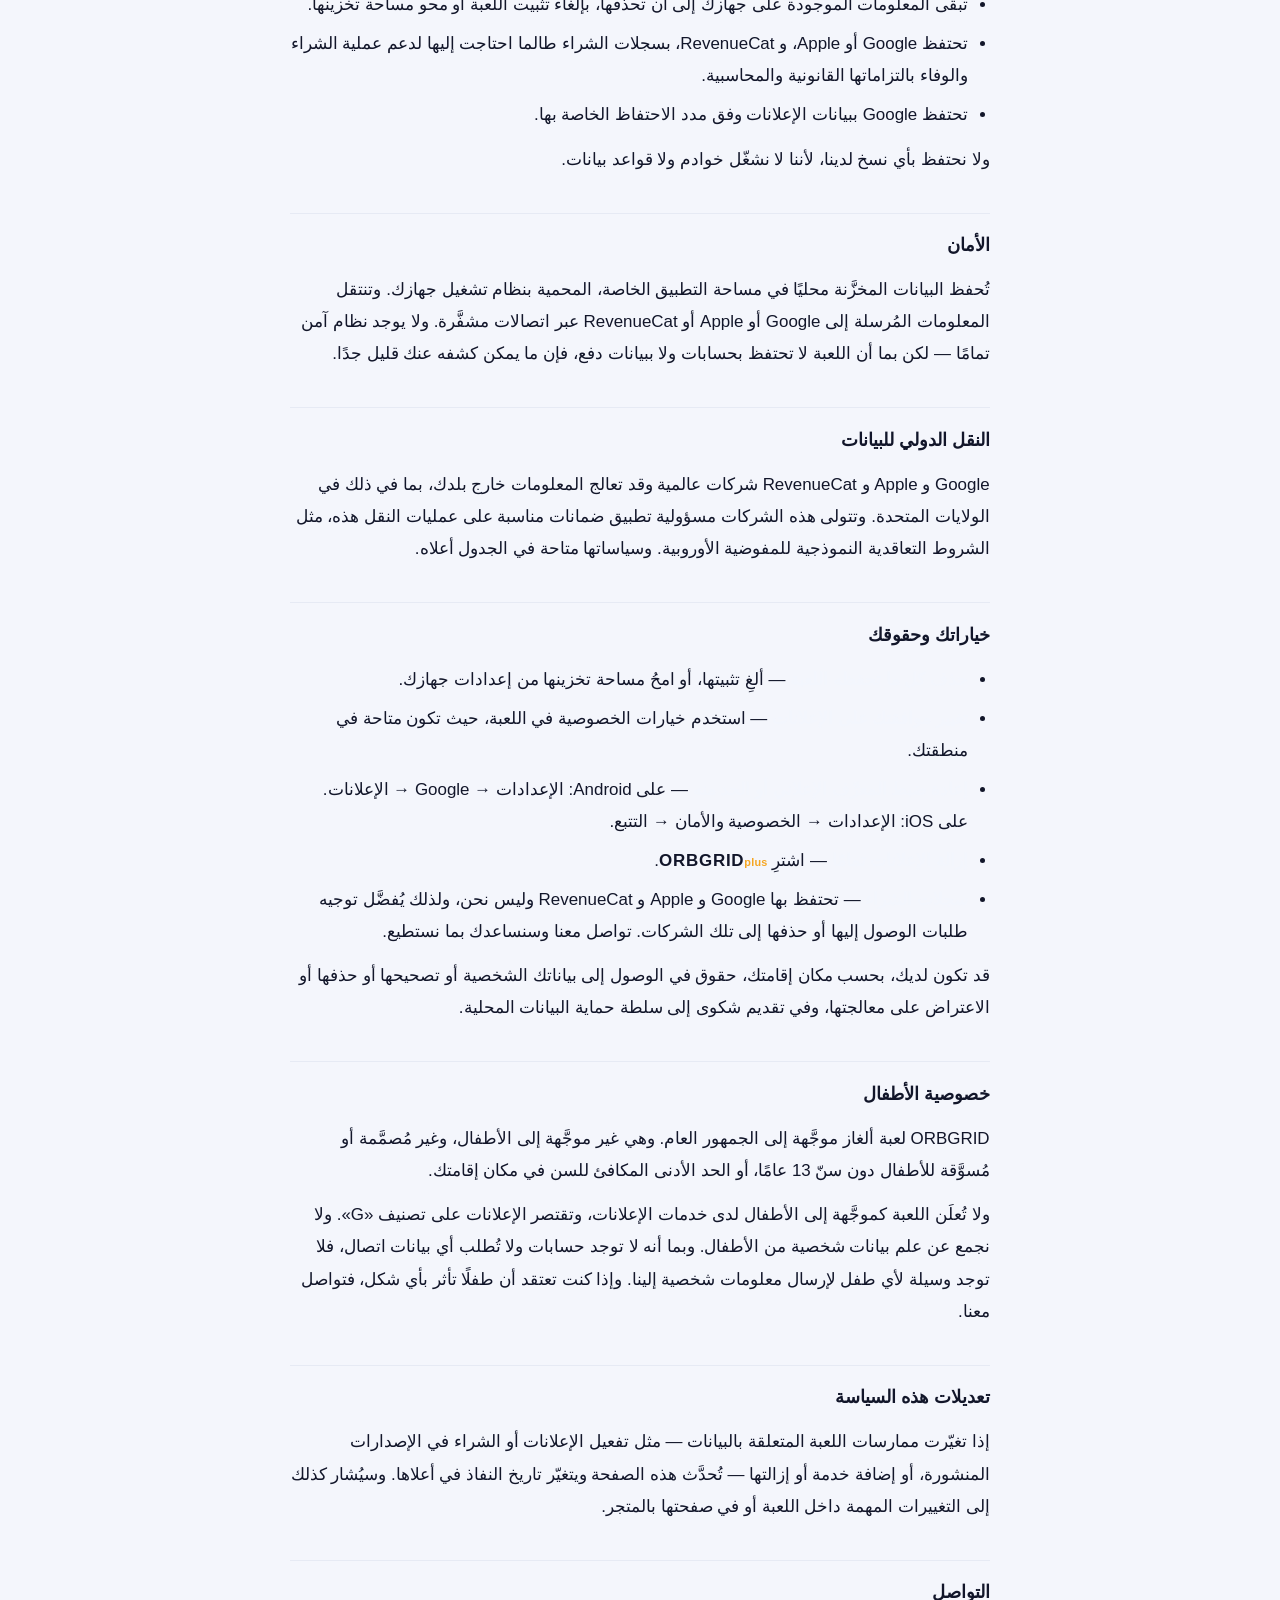
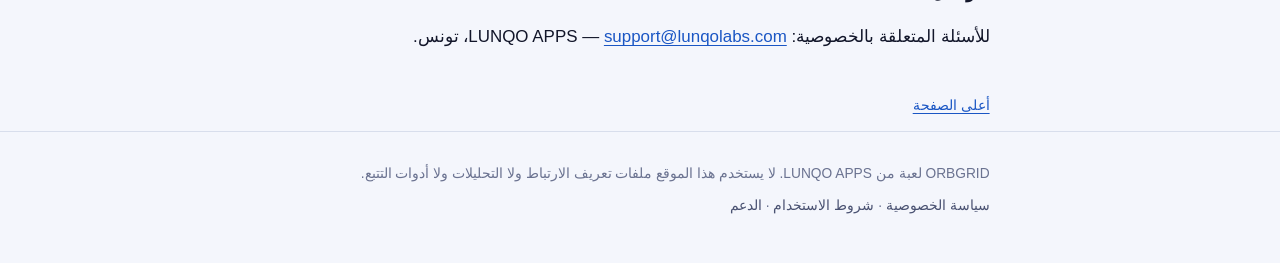
<file: ar/privacy/index.html>
<!doctype html>
<html lang="ar" dir="rtl">
<head>
<meta charset="utf-8">
<meta name="viewport" content="width=device-width, initial-scale=1">
<title>سياسة الخصوصية — ORBGRID</title>
<meta name="description" content="كيف تتعامل ORBGRID مع البيانات: ما يبقى على جهازك، وأي أطراف ثالثة تعالج المعلومات.">
<meta name="color-scheme" content="dark light">
<link rel="stylesheet" href="../../assets/styles.css">
</head>
<body>
<a class="skip" href="#main">الانتقال إلى المحتوى</a>

<header class="site">
  <div class="wrap bar">
    <a class="brand" href="../">
      <span class="brand-name">ORBGRID</span>
      <span class="brand-tag">الشؤون القانونية والدعم</span>
    </a>
    <nav class="langs" aria-label="اللغة">
      <a href="../../privacy/" lang="en" hreflang="en">English</a> <a href="../../fr/privacy/" lang="fr" hreflang="fr">Français</a> <a href="../../ar/privacy/" lang="ar" hreflang="ar" aria-current="true">العربية</a>
    </nav>
  </div>
  <nav class="wrap tabs" aria-label="الرئيسية">
    <a href="../">الرئيسية</a>
    <a href="../privacy/">سياسة الخصوصية</a>
    <a href="../terms/">شروط الاستخدام</a>
    <a href="../support/">الدعم</a>
  </nav>
</header>

<main id="main" class="wrap">
  <article>
      <h1>سياسة الخصوصية</h1>
      <p class="meta">تاريخ النفاذ: <strong>١٩ أغسطس ٢٠٢٦</strong></p>
      <nav class="toc" aria-label="في هذه الصفحة">
        <h2 class="toc-h">في هذه الصفحة</h2>
        <ol>
          <li><a href="#s1">مُصدِر هذه السياسة</a></li>
          <li><a href="#s2">لا حاجة إلى حساب</a></li>
          <li><a href="#s3">ما يُخزَّن على جهازك</a></li>
          <li><a href="#s4">ما لا تجمعه ORBGRID</a></li>
          <li><a href="#s5">الإعلانات</a></li>
          <li><a href="#s6">خياراتك بشأن الموافقة</a></li>
          <li><a href="#s7">المشتريات</a></li>
          <li><a href="#s8">خدمات الأطراف الثالثة</a></li>
          <li><a href="#s9">أسباب معالجة هذه المعلومات</a></li>
          <li><a href="#s10">مدة الاحتفاظ بالمعلومات</a></li>
          <li><a href="#s11">الأمان</a></li>
          <li><a href="#s12">النقل الدولي للبيانات</a></li>
          <li><a href="#s13">خياراتك وحقوقك</a></li>
          <li><a href="#s14">خصوصية الأطفال</a></li>
          <li><a href="#s15">تعديلات هذه السياسة</a></li>
          <li><a href="#s16">التواصل</a></li>
        </ol>
      </nav>
      <aside class="note"><p>بإيجاز: لا تملك ORBGRID حسابات ولا خوادم خاصة بنا. لا يفارق تقدُّمك وإعداداتك جهازك أبدًا. والمعلومات الوحيدة التي تخرج من الجهاز تعالجها Google (الإعلانات والدفع)، و RevenueCat (التحقق من عملية الشراء)، و Apple على iOS.</p></aside>
      <h2 id="s1">مُصدِر هذه السياسة</h2>
      <p>‏ORBGRID («اللعبة») تنشرها <bdi>LUNQO APPS</bdi>، ومقرها تونس. توضح هذه السياسة ما يحدث للمعلومات عند اللعب. وهي تشمل تطبيق ORBGRID للهواتف المحمولة، والمعرَّف في المتاجر باسم <code dir="ltr">com.orbgrid.game</code>.</p>
      <h2 id="s2">لا حاجة إلى حساب</h2>
      <p>لا يوجد تسجيل ولا تسجيل دخول ولا ملف تعريف للاعب. ولا نطلب أبدًا اسمك أو بريدك الإلكتروني أو رقم هاتفك أو تاريخ ميلادك، ولا توفّر اللعبة أي وسيلة لإرسالها إلينا.</p>
      <h2 id="s3">ما يُخزَّن على جهازك</h2>
      <p>تحفظ اللعبة قدرًا صغيرًا من البيانات في مساحة التخزين الخاصة بها على جهازك، لكي تتذكر تقدُّمك وتفضيلاتك. ولا نستطيع قراءتها، ولا نرفعها إلى أي مكان.</p>
      <ul>
        <li><strong>الإعدادات</strong> — اللغة المختارة، والمظهر الفاتح أو الداكن، ومستوى صوت الموسيقى والمؤثرات، وتشغيل الاهتزاز أو إيقافه.</li>
        <li><strong>تقدُّم اللغز اليومي</strong> — لكل يوم تقويمي: أي لغز كان، وهل حاولته أو أكملته، وأفضل عدد حركات لك، وعدد محاولاتك، وسلسلتك الحالية وأفضل سلسلة لك.</li>
        <li><strong>حالة الشراء</strong> — هل <span class="ogp" dir="ltr">ORBGRID<span>plus</span></span> مُفعَّل، ومتى تم تأكيد ذلك آخر مرة.</li>
        <li><strong>عدّادات وتيرة الإعلانات</strong> — عدد المباريات التي أكملتها ووقت عرض آخر إعلان، حتى تظهر الإعلانات بالوتيرة المقصودة دون زيادة.</li>
        <li><strong>الموافقة على الإعلانات</strong> — خياراتك بشأن الموافقة، تحفظها أداة الموافقة من Google على الجهاز.</li>
      </ul>
      <p>إلغاء تثبيت اللعبة، أو محو مساحة تخزينها من إعدادات جهازك، يحذف كل ذلك نهائيًا.</p>
      <h2 id="s4">ما لا تجمعه ORBGRID</h2>
      <p>توضيحًا صريحًا، لا تجمع اللعبة أيًّا من التالي ولا ترسله:</p>
      <ul>
        <li>اسمك أو بريدك الإلكتروني أو رقم هاتفك أو عنوانك البريدي.</li>
        <li>بيانات بطاقتك المصرفية أو حسابك البنكي — راجع «المشتريات» أدناه.</li>
        <li>موقعك الجغرافي، سواء كان دقيقًا أو تقريبيًا.</li>
        <li>جهات الاتصال أو الصور أو الملفات أو بيانات الكاميرا أو الميكروفون.</li>
        <li>معلومات صحية أو حيوية أو مالية.</li>
        <li>بيانات التحليلات أو تقارير الأعطال. لا تحتوي اللعبة على أي أداة تحليلات أو تقارير أعطال أو شبكات اجتماعية.</li>
      </ul>
      <p>لا ترسل اللعبة أي طلب إلى أي خادم نُشغِّله، لسبب بسيط هو أننا لا نشغّل أي خادم.</p>
      <h2 id="s5">الإعلانات</h2>
      <p>‏ORBGRID مجانية وتُموَّل عن طريق الإعلانات. ويُعرض إعلان واحد بملء الشاشة بعد إكمال مباراة في وضع فردي ضد الحاسوب وفي اللعب الجماعي المحلي، ولا يزيد عن إعلان واحد لكل مباراة. ومبارياتك الأولى خالية من الإعلانات، أما اللغز اليومي فلا يحتوي على أي إعلان إطلاقًا.</p>
      <p>تُقدَّم الإعلانات عن طريق <strong dir="ltr">Google AdMob</strong>. ولاختيار الإعلان وعرضه وقياسه، قد تعالج Google المعرِّف الإعلاني لجهازك، وعنوان IP، ومعلومات الجهاز والتطبيق، وطريقة تفاعلك مع الإعلان. وتقتصر الإعلانات على تصنيف محتوى «G» (مناسب للجميع).</p>
      <h2 id="s6">خياراتك بشأن الموافقة</h2>
      <p>إذا كنت في المنطقة الاقتصادية الأوروبية أو المملكة المتحدة، تعرض اللعبة نموذج الموافقة من Google عند أول تشغيل، وتسألك إن كان يمكن استخدام بياناتك لإعلانات مخصَّصة.</p>
      <ul>
        <li>إذا وافقت، فقد تكون الإعلانات <strong>مخصَّصة</strong>.</li>
        <li>إذا رفضت، أو كان خيارك غير معروف، تكون الإعلانات <strong>غير مخصَّصة</strong> — يُقاس أداؤها، لكنها لا تُصمَّم وفق ملف تعريف.</li>
        <li>يمكنك تغيير خيارك لاحقًا من خيارات الخصوصية المتاحة في اللعبة، حيث تقتضي منطقتك ذلك.</li>
      </ul>
      <p>على iOS، تطلب Apple إضافةً إلى ذلك الإذن باستخدام المعرِّف الإعلاني للجهاز (شفافية تتبُّع التطبيقات). وإذا رفضت، تبقى الإعلانات غير مخصَّصة. ويمكنك تغيير ذلك في أي وقت من تطبيق «الإعدادات» على iOS.</p>
      <p>إذا كنت تملك <span class="ogp" dir="ltr">ORBGRID<span>plus</span></span>، يُعطَّل نظام الإعلانات بالكامل: فلا يُطلب أي إعلان ولا يُعرض نموذج الموافقة.</p>
      <h2 id="s7">المشتريات</h2>
      <p><span class="ogp" dir="ltr">ORBGRID<span>plus</span></span> عملية شراء واحدة تزيل الإعلانات. وهي ليست اشتراكًا ولا تتجدد.</p>
      <p><strong>لا نرى بيانات الدفع الخاصة بك ولا نعالجها أبدًا.</strong> فالدفع تُحصِّله وتعالجه Google Play على Android، أو Apple على iOS، وفق شروطهما وسياسات الخصوصية الخاصة بهما.</p>
      <p>للتأكد من أن عملية الشراء أصلية، ولاستعادتها على جهاز جديد، نستخدم <strong dir="ltr">RevenueCat</strong>. يستقبل RevenueCat إيصال المتجر مع معرِّف مجهول الهوية يُنشئه لنسخة التثبيت الخاصة بك. وهذا المعرِّف غير مرتبط باسمك أو بريدك الإلكتروني، لأن اللعبة لا تمتلكهما أصلًا.</p>
      <p>والنتيجة الوحيدة المخزَّنة على جهازك هي ما إذا كانت الإعلانات مُزالة. و«استعادة المشتريات» تسأل حساب متجرك و RevenueCat عمّا إذا كانت عملية الشراء موجودة، وتعيد تفعيلها إن كانت كذلك.</p>
      <h2 id="s8">خدمات الأطراف الثالثة</h2>
      <p>هذه هي الخدمات الوحيدة التي قد تستقبل معلومات عند اللعب. وتعمل كل منها وفق سياسة الخصوصية الخاصة بها:</p>
      <div class="tablewrap">
        <table>
          <thead><tr><th scope="col">الخدمة</th><th scope="col">الغرض من الاستخدام</th><th scope="col">البيانات التي قد تُعالَج</th><th scope="col">سياستها</th></tr></thead>
          <tbody>
          <tr><td><span dir="ltr">Google AdMob</span><br><span class="muted" dir="ltr">Google Mobile Ads SDK</span></td><td>عرض الإعلان بملء الشاشة بعد المباراة</td><td>المعرِّف الإعلاني، وعنوان IP، ومعلومات الجهاز والتطبيق، والتفاعلات مع الإعلان</td><td><a href="https://policies.google.com/privacy" target="_blank" rel="noopener noreferrer">سياسة خصوصية Google</a></td></tr>
          <tr><td><span dir="ltr">Google User Messaging Platform</span></td><td>طلب موافقتك على الإعلانات وتسجيلها (المنطقة الاقتصادية الأوروبية / المملكة المتحدة)</td><td>خياراتك بشأن الموافقة، مخزَّنة على جهازك</td><td><a href="https://policies.google.com/privacy" target="_blank" rel="noopener noreferrer">سياسة خصوصية Google</a></td></tr>
          <tr><td><span dir="ltr">Google Play Billing</span></td><td>تحصيل قيمة شراء <span class="ogp" dir="ltr">ORBGRID<span>plus</span></span></td><td>بيانات الشراء والدفع الخاصة بك — تعالجها Google بالكامل، ولا نعالجها نحن أبدًا</td><td><a href="https://policies.google.com/privacy" target="_blank" rel="noopener noreferrer">سياسة خصوصية Google</a></td></tr>
          <tr><td><span dir="ltr">RevenueCat</span></td><td>التأكد من أن عملية الشراء أصلية، وتذكّر أنك تملكها</td><td>معرِّف شراء مجهول الهوية، وإيصال المتجر، وعنوان IP، ومعلومات الجهاز والدولة</td><td><a href="https://www.revenuecat.com/privacy" target="_blank" rel="noopener noreferrer">سياسة خصوصية RevenueCat</a></td></tr>
          <tr><td><span dir="ltr">Apple App Store</span> و<span dir="ltr">App Tracking Transparency</span><br><span class="muted">‏iOS فقط</span></td><td>تحصيل الدفع، وطلب الإذن باستخدام المعرِّف الإعلاني</td><td>بيانات الشراء الخاصة بك وخيارك بشأن التتبع</td><td><a href="https://www.apple.com/legal/privacy/" target="_blank" rel="noopener noreferrer">سياسة خصوصية Apple</a></td></tr>
          </tbody>
        </table>
      </div>
      <h2 id="s9">أسباب معالجة هذه المعلومات</h2>
      <ul>
        <li>لتتمكن من اللعب، ولتذكّر تقدُّمك وتفضيلاتك على جهازك.</li>
        <li>لعرض الإعلانات التي تموّل اللعبة، وللحفاظ على وتيرة معقولة لها.</li>
        <li>لطلب خياراتك بشأن الموافقة على الإعلانات وتسجيلها واحترامها.</li>
        <li>لتحصيل قيمة <span class="ogp" dir="ltr">ORBGRID<span>plus</span></span> والتحقق منها واستعادتها عند طلبك.</li>
        <li>لكشف عمليات الشراء والأنشطة الإعلانية الاحتيالية أو غير الصحيحة.</li>
      </ul>
      <p>عند انطباق النظام الأوروبي العام لحماية البيانات (GDPR)، تكون أسسنا القانونية هي: <strong>موافقتك</strong> بشأن الإعلانات المخصَّصة؛ و<strong>تنفيذ عقد</strong> بشأن المشتريات واستعادتها؛ و<strong>مصالحنا المشروعة</strong> في تشغيل اللعبة وحمايتها، وهو ما يشمل الإعلانات غير المخصَّصة ومنع الاحتيال.</p>
      <h2 id="s10">مدة الاحتفاظ بالمعلومات</h2>
      <ul>
        <li>تبقى المعلومات الموجودة على جهازك إلى أن تحذفها، بإلغاء تثبيت اللعبة أو محو مساحة تخزينها.</li>
        <li>تحتفظ Google أو Apple، و RevenueCat، بسجلات الشراء طالما احتاجت إليها لدعم عملية الشراء والوفاء بالتزاماتها القانونية والمحاسبية.</li>
        <li>تحتفظ Google ببيانات الإعلانات وفق مدد الاحتفاظ الخاصة بها.</li>
      </ul>
      <p>ولا نحتفظ بأي نسخ لدينا، لأننا لا نشغّل خوادم ولا قواعد بيانات.</p>
      <h2 id="s11">الأمان</h2>
      <p>تُحفظ البيانات المخزَّنة محليًا في مساحة التطبيق الخاصة، المحمية بنظام تشغيل جهازك. وتنتقل المعلومات المُرسلة إلى Google أو Apple أو RevenueCat عبر اتصالات مشفَّرة. ولا يوجد نظام آمن تمامًا — لكن بما أن اللعبة لا تحتفظ بحسابات ولا ببيانات دفع، فإن ما يمكن كشفه عنك قليل جدًا.</p>
      <h2 id="s12">النقل الدولي للبيانات</h2>
      <p>‏Google و Apple و RevenueCat شركات عالمية وقد تعالج المعلومات خارج بلدك، بما في ذلك في الولايات المتحدة. وتتولى هذه الشركات مسؤولية تطبيق ضمانات مناسبة على عمليات النقل هذه، مثل الشروط التعاقدية النموذجية للمفوضية الأوروبية. وسياساتها متاحة في الجدول أعلاه.</p>
      <h2 id="s13">خياراتك وحقوقك</h2>
      <ul>
        <li><strong>حذف كل ما تحفظه اللعبة</strong> — ألغِ تثبيتها، أو امحُ مساحة تخزينها من إعدادات جهازك.</li>
        <li><strong>تغيير موافقتك على الإعلانات</strong> — استخدم خيارات الخصوصية في اللعبة، حيث تكون متاحة في منطقتك.</li>
        <li><strong>إعادة ضبط المعرِّف الإعلاني أو الحد منه</strong> — على Android: الإعدادات → Google → الإعلانات. على iOS: الإعدادات → الخصوصية والأمان → التتبع.</li>
        <li><strong>إزالة الإعلانات تمامًا</strong> — اشترِ <span class="ogp" dir="ltr">ORBGRID<span>plus</span></span>.</li>
        <li><strong>سجلات الشراء</strong> — تحتفظ بها Google و Apple و RevenueCat وليس نحن، ولذلك يُفضَّل توجيه طلبات الوصول إليها أو حذفها إلى تلك الشركات. تواصل معنا وسنساعدك بما نستطيع.</li>
      </ul>
      <p>قد تكون لديك، بحسب مكان إقامتك، حقوق في الوصول إلى بياناتك الشخصية أو تصحيحها أو حذفها أو الاعتراض على معالجتها، وفي تقديم شكوى إلى سلطة حماية البيانات المحلية.</p>
      <h2 id="s14">خصوصية الأطفال</h2>
      <p>‏ORBGRID لعبة ألغاز موجَّهة إلى الجمهور العام. وهي غير موجَّهة إلى الأطفال، وغير مُصمَّمة أو مُسوَّقة للأطفال دون سنّ 13 عامًا، أو الحد الأدنى المكافئ للسن في مكان إقامتك.</p>
      <p>ولا تُعلَن اللعبة كموجَّهة إلى الأطفال لدى خدمات الإعلانات، وتقتصر الإعلانات على تصنيف «G». ولا نجمع عن علم بيانات شخصية من الأطفال. وبما أنه لا توجد حسابات ولا تُطلب أي بيانات اتصال، فلا توجد وسيلة لأي طفل لإرسال معلومات شخصية إلينا. وإذا كنت تعتقد أن طفلًا تأثر بأي شكل، فتواصل معنا.</p>
      <h2 id="s15">تعديلات هذه السياسة</h2>
      <p>إذا تغيّرت ممارسات اللعبة المتعلقة بالبيانات — مثل تفعيل الإعلانات أو الشراء في الإصدارات المنشورة، أو إضافة خدمة أو إزالتها — تُحدَّث هذه الصفحة ويتغيّر تاريخ النفاذ في أعلاها. وسيُشار كذلك إلى التغييرات المهمة داخل اللعبة أو في صفحتها بالمتجر.</p>
      <h2 id="s16">التواصل</h2>
      <p>للأسئلة المتعلقة بالخصوصية: <a href="mailto:support@lunqolabs.com" dir="ltr">support@lunqolabs.com</a> — <bdi>LUNQO APPS</bdi>، تونس.</p>
      <p class="top"><a href="#main">أعلى الصفحة</a></p>
  </article>
</main>

<footer class="site">
  <div class="wrap">
    <p>‏ORBGRID لعبة من <bdi>LUNQO APPS</bdi>. لا يستخدم هذا الموقع ملفات تعريف الارتباط ولا التحليلات ولا أدوات التتبع.</p>
    <p class="fine">
      <a href="../privacy/">سياسة الخصوصية</a> ·
      <a href="../terms/">شروط الاستخدام</a> ·
      <a href="../support/">الدعم</a>
    </p>
  </div>
</footer>
</body>
</html>
</file>
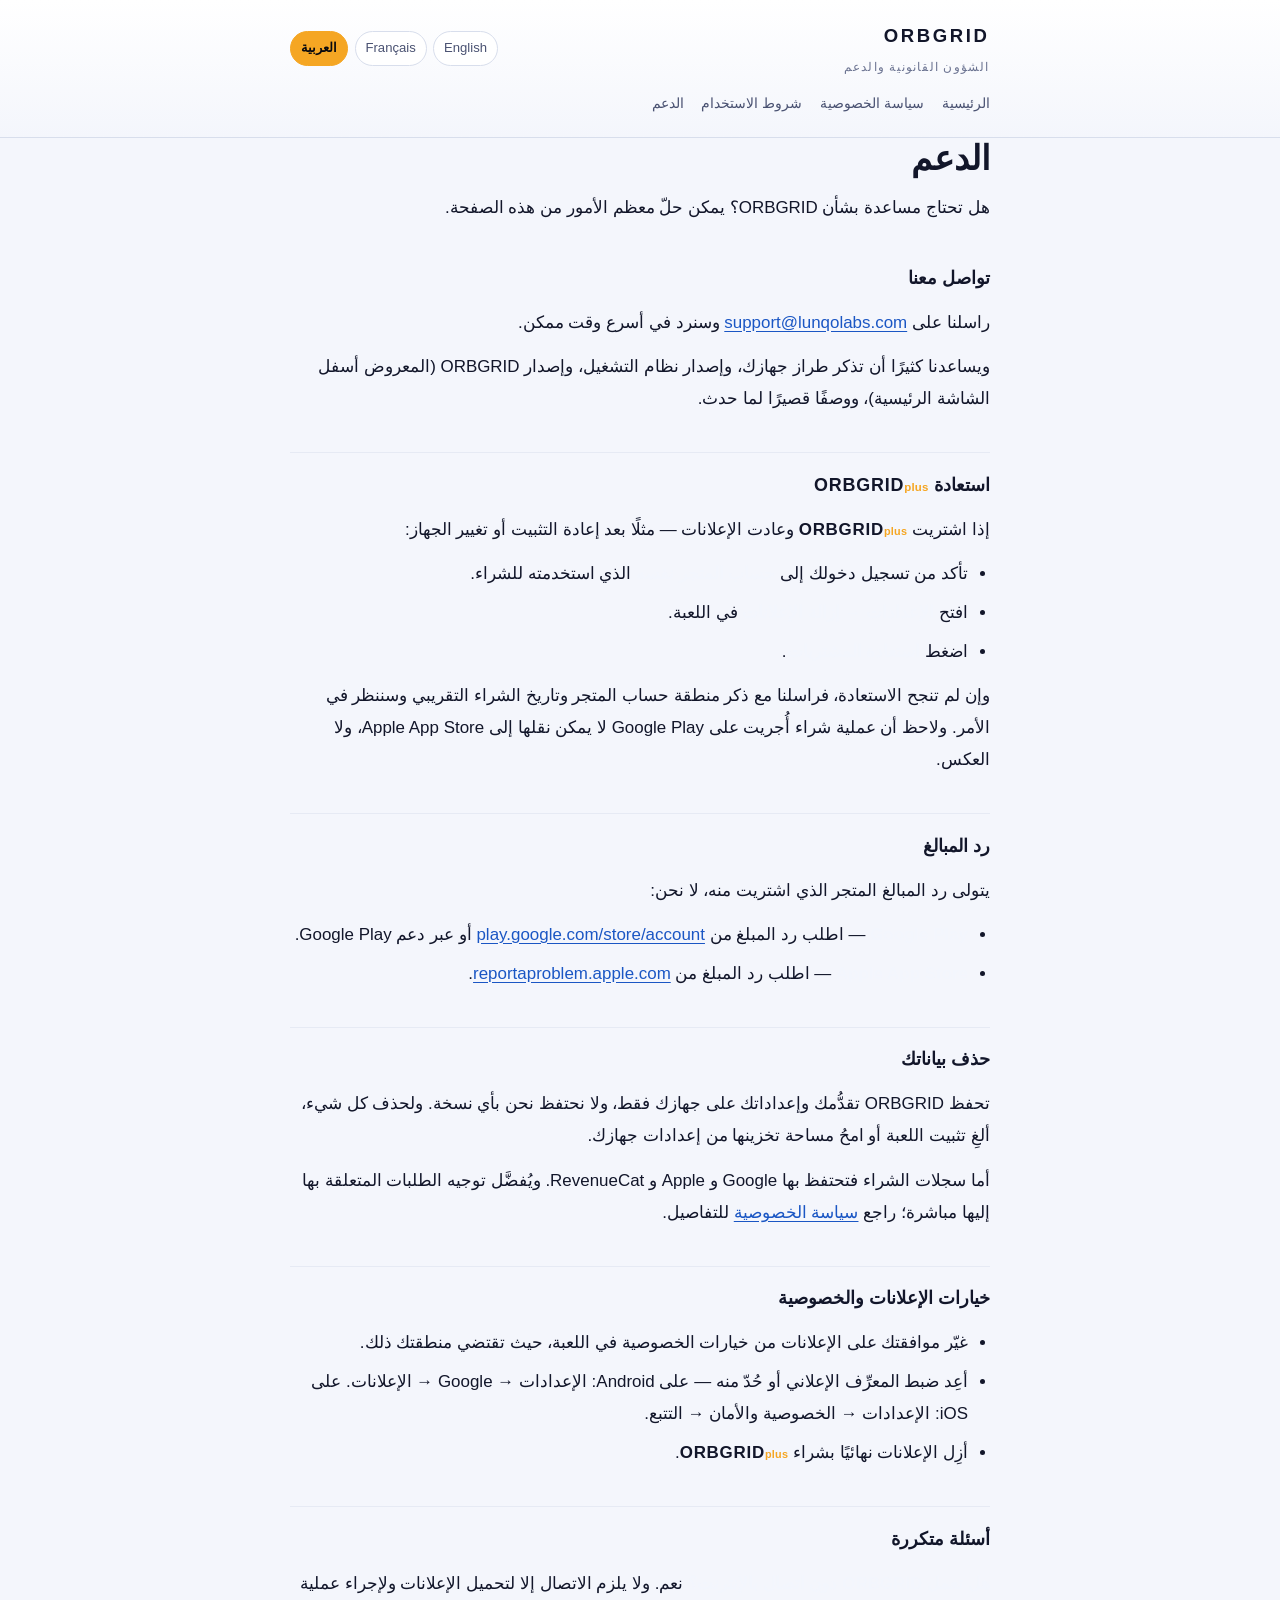
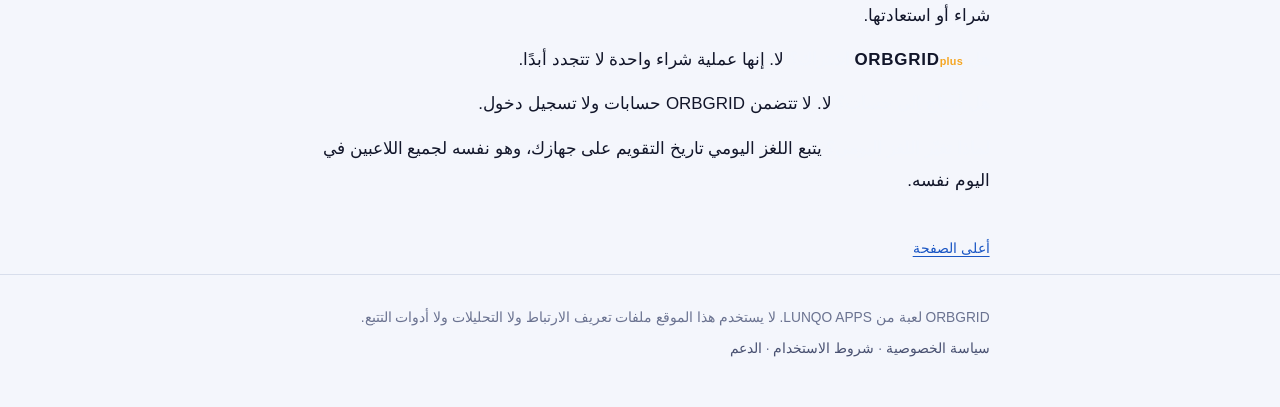
<file: ar/support/index.html>
<!doctype html>
<html lang="ar" dir="rtl">
<head>
<meta charset="utf-8">
<meta name="viewport" content="width=device-width, initial-scale=1">
<title>الدعم — ORBGRID</title>
<meta name="description" content="الحصول على مساعدة بشأن ORBGRID، أو استعادة عملية شراء، أو حذف بياناتك.">
<meta name="color-scheme" content="dark light">
<link rel="stylesheet" href="../../assets/styles.css">
</head>
<body>
<a class="skip" href="#main">الانتقال إلى المحتوى</a>

<header class="site">
  <div class="wrap bar">
    <a class="brand" href="../">
      <span class="brand-name">ORBGRID</span>
      <span class="brand-tag">الشؤون القانونية والدعم</span>
    </a>
    <nav class="langs" aria-label="اللغة">
      <a href="../../support/" lang="en" hreflang="en">English</a> <a href="../../fr/support/" lang="fr" hreflang="fr">Français</a> <a href="../../ar/support/" lang="ar" hreflang="ar" aria-current="true">العربية</a>
    </nav>
  </div>
  <nav class="wrap tabs" aria-label="الرئيسية">
    <a href="../">الرئيسية</a>
    <a href="../privacy/">سياسة الخصوصية</a>
    <a href="../terms/">شروط الاستخدام</a>
    <a href="../support/">الدعم</a>
  </nav>
</header>

<main id="main" class="wrap">
  <article>
      <h1>الدعم</h1>
      <p>هل تحتاج مساعدة بشأن ORBGRID؟ يمكن حلّ معظم الأمور من هذه الصفحة.</p>
      <h2 id="s1">تواصل معنا</h2>
      <p>راسلنا على <a href="mailto:support@lunqolabs.com" dir="ltr">support@lunqolabs.com</a> وسنرد في أسرع وقت ممكن.</p>
      <p>ويساعدنا كثيرًا أن تذكر طراز جهازك، وإصدار نظام التشغيل، وإصدار ORBGRID (المعروض أسفل الشاشة الرئيسية)، ووصفًا قصيرًا لما حدث.</p>
      <h2 id="s2">استعادة <span class="ogp" dir="ltr">ORBGRID<span>plus</span></span></h2>
      <p>إذا اشتريت <span class="ogp" dir="ltr">ORBGRID<span>plus</span></span> وعادت الإعلانات — مثلًا بعد إعادة التثبيت أو تغيير الجهاز:</p>
      <ul>
        <li>تأكد من تسجيل دخولك إلى <strong>حساب المتجر نفسه</strong> الذي استخدمته للشراء.</li>
        <li>افتح <strong>الإعدادات → إزالة الإعلانات</strong> في اللعبة.</li>
        <li>اضغط <strong>استعادة المشتريات</strong>.</li>
      </ul>
      <p>وإن لم تنجح الاستعادة، فراسلنا مع ذكر منطقة حساب المتجر وتاريخ الشراء التقريبي وسننظر في الأمر. ولاحظ أن عملية شراء أُجريت على Google Play لا يمكن نقلها إلى Apple App Store، ولا العكس.</p>
      <h2 id="s3">رد المبالغ</h2>
      <p>يتولى رد المبالغ المتجر الذي اشتريت منه، لا نحن:</p>
      <ul>
        <li><strong>‏Google Play</strong> — اطلب رد المبلغ من <a href="https://play.google.com/store/account" target="_blank" rel="noopener noreferrer" dir="ltr">play.google.com/store/account</a> أو عبر دعم Google Play.</li>
        <li><strong>‏Apple App Store</strong> — اطلب رد المبلغ من <a href="https://reportaproblem.apple.com" target="_blank" rel="noopener noreferrer" dir="ltr">reportaproblem.apple.com</a>.</li>
      </ul>
      <h2 id="s4">حذف بياناتك</h2>
      <p>تحفظ ORBGRID تقدُّمك وإعداداتك على جهازك فقط، ولا نحتفظ نحن بأي نسخة. ولحذف كل شيء، ألغِ تثبيت اللعبة أو امحُ مساحة تخزينها من إعدادات جهازك.</p>
      <p>أما سجلات الشراء فتحتفظ بها Google و Apple و RevenueCat. ويُفضَّل توجيه الطلبات المتعلقة بها إليها مباشرة؛ راجع <a href="../privacy/">سياسة الخصوصية</a> للتفاصيل.</p>
      <h2 id="s5">خيارات الإعلانات والخصوصية</h2>
      <ul>
        <li>غيّر موافقتك على الإعلانات من خيارات الخصوصية في اللعبة، حيث تقتضي منطقتك ذلك.</li>
        <li>أعِد ضبط المعرِّف الإعلاني أو حُدّ منه — على Android: الإعدادات → Google → الإعلانات. على iOS: الإعدادات → الخصوصية والأمان → التتبع.</li>
        <li>أزِل الإعلانات نهائيًا بشراء <span class="ogp" dir="ltr">ORBGRID<span>plus</span></span>.</li>
      </ul>
      <h2 id="s6">أسئلة متكررة</h2>
      <p><strong>هل تعمل ORBGRID دون اتصال بالإنترنت؟</strong> نعم. ولا يلزم الاتصال إلا لتحميل الإعلانات ولإجراء عملية شراء أو استعادتها.</p>
      <p><strong>هل <span class="ogp" dir="ltr">ORBGRID<span>plus</span></span> اشتراك؟</strong> لا. إنها عملية شراء واحدة لا تتجدد أبدًا.</p>
      <p><strong>هل أحتاج إلى حساب؟</strong> لا. لا تتضمن ORBGRID حسابات ولا تسجيل دخول.</p>
      <p><strong>لماذا تغيّر اللغز اليومي؟</strong> يتبع اللغز اليومي تاريخ التقويم على جهازك، وهو نفسه لجميع اللاعبين في اليوم نفسه.</p>
      <p class="top"><a href="#main">أعلى الصفحة</a></p>
  </article>
</main>

<footer class="site">
  <div class="wrap">
    <p>‏ORBGRID لعبة من <bdi>LUNQO APPS</bdi>. لا يستخدم هذا الموقع ملفات تعريف الارتباط ولا التحليلات ولا أدوات التتبع.</p>
    <p class="fine">
      <a href="../privacy/">سياسة الخصوصية</a> ·
      <a href="../terms/">شروط الاستخدام</a> ·
      <a href="../support/">الدعم</a>
    </p>
  </div>
</footer>
</body>
</html>
</file>
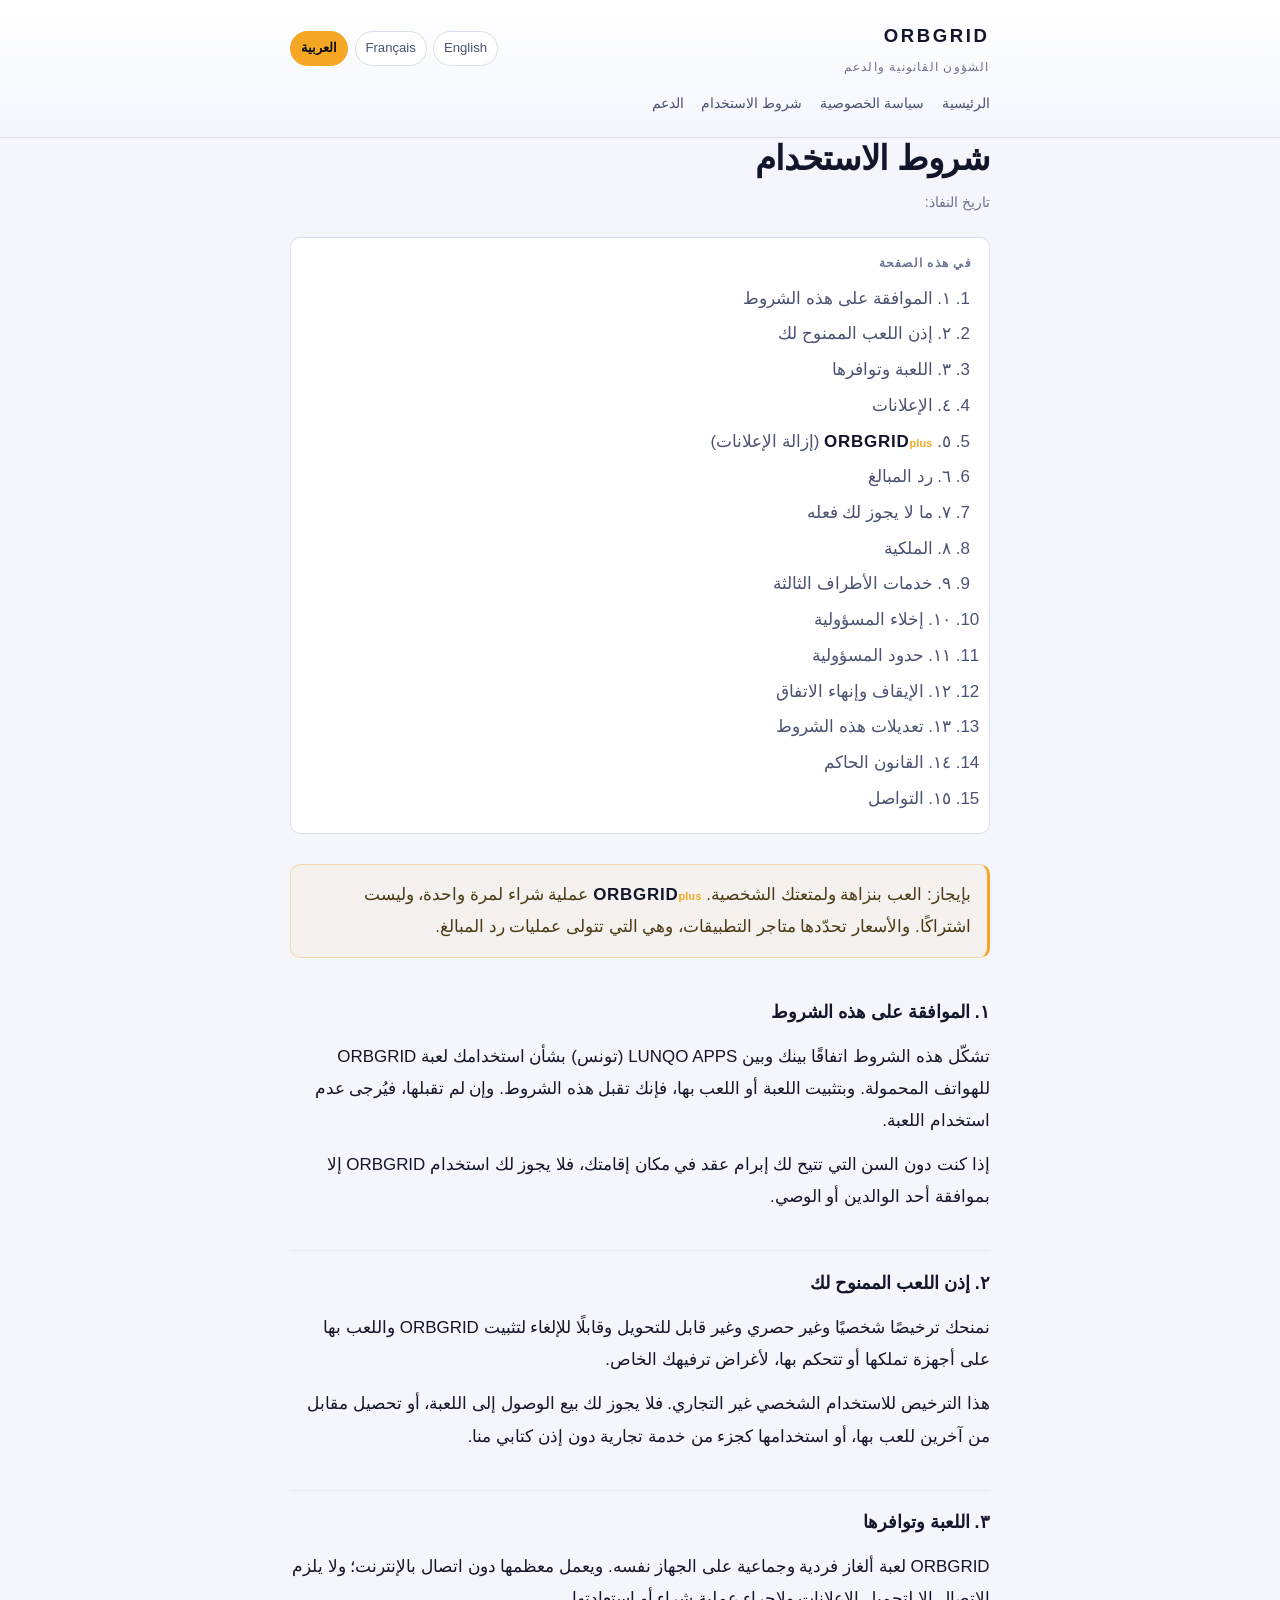
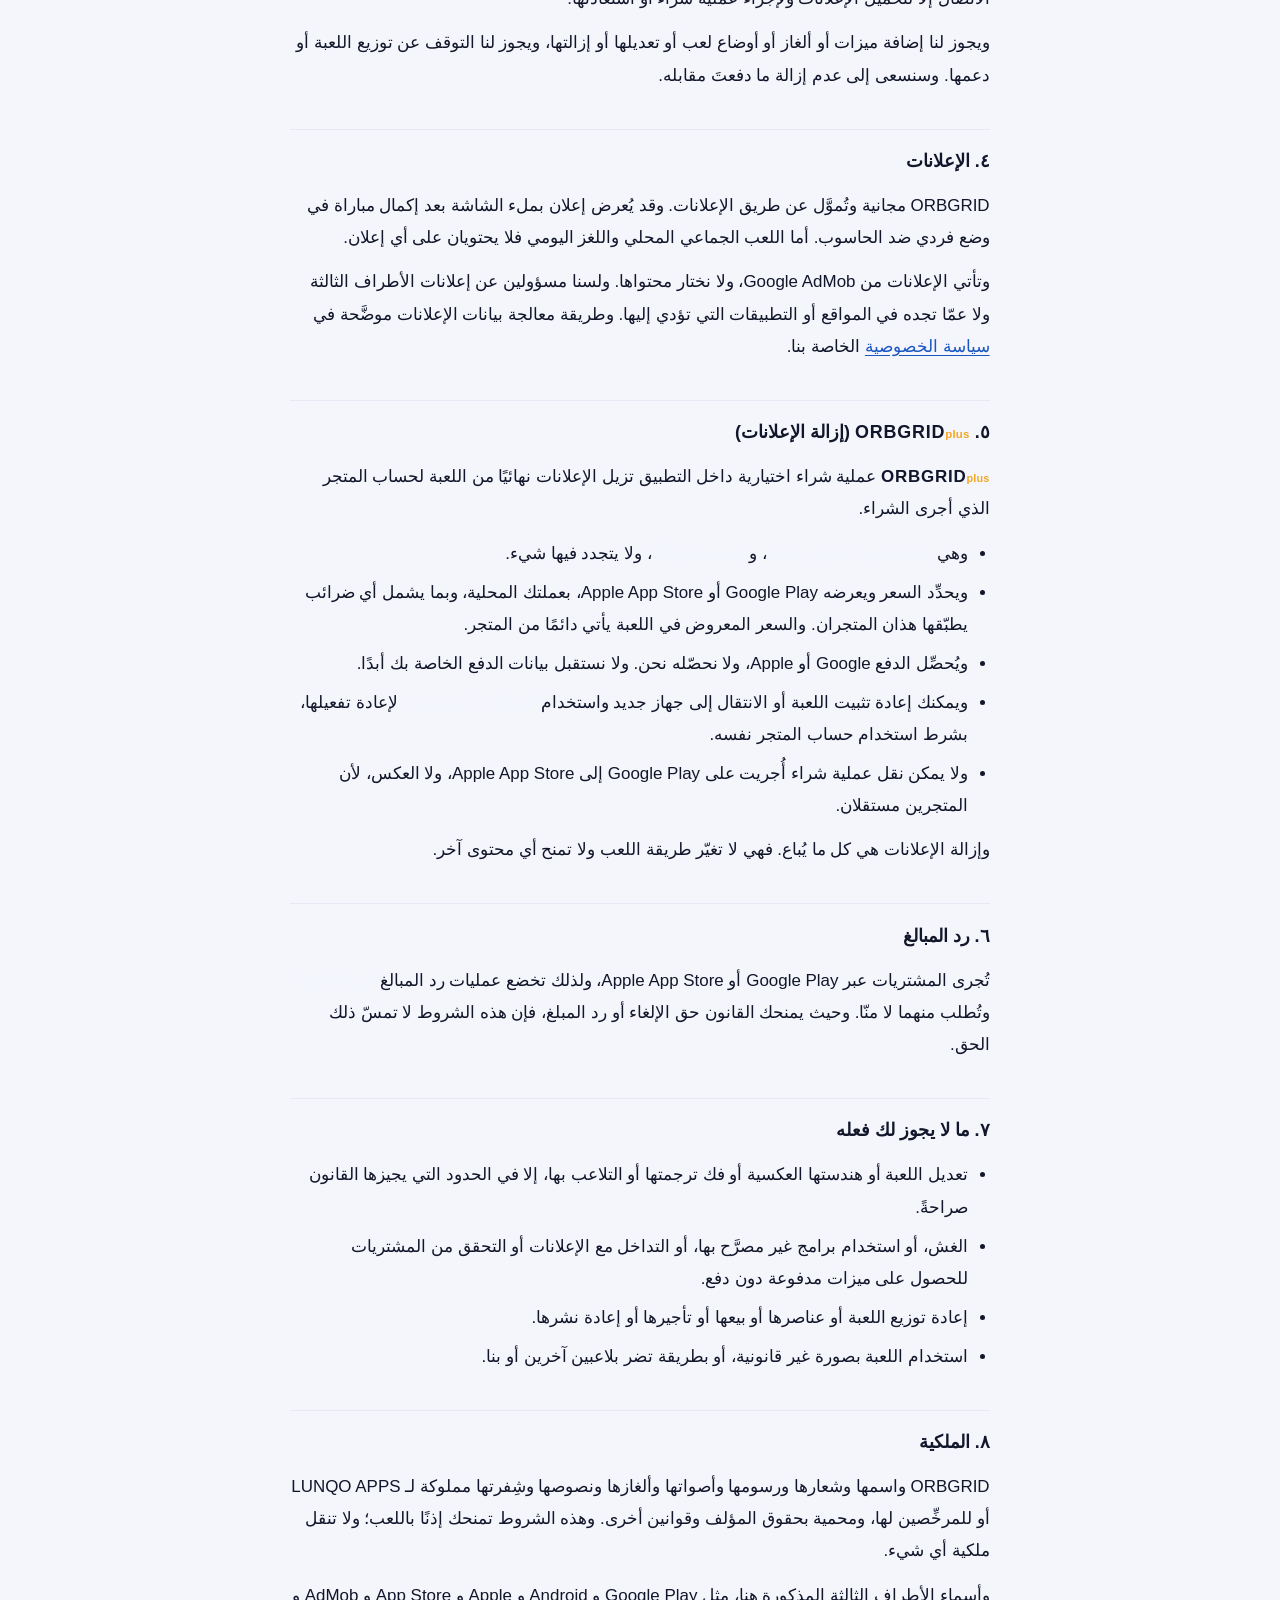
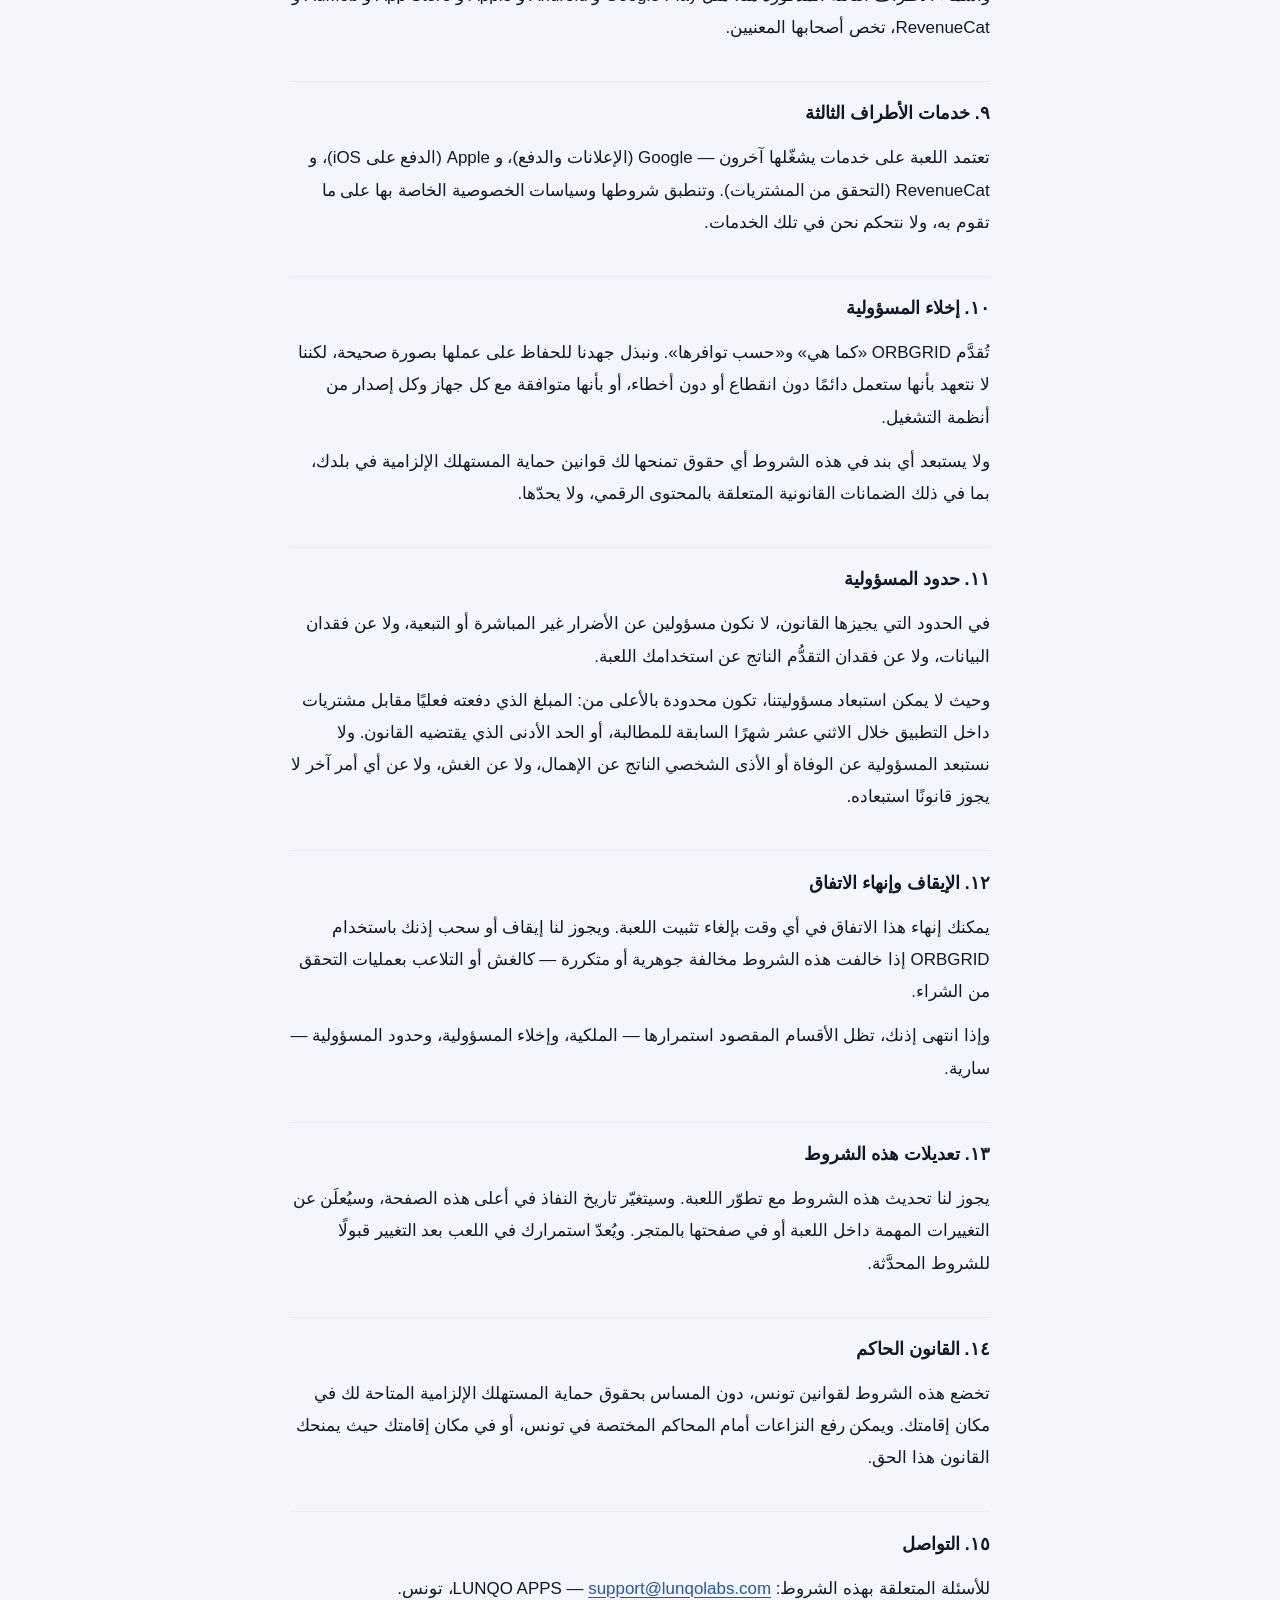
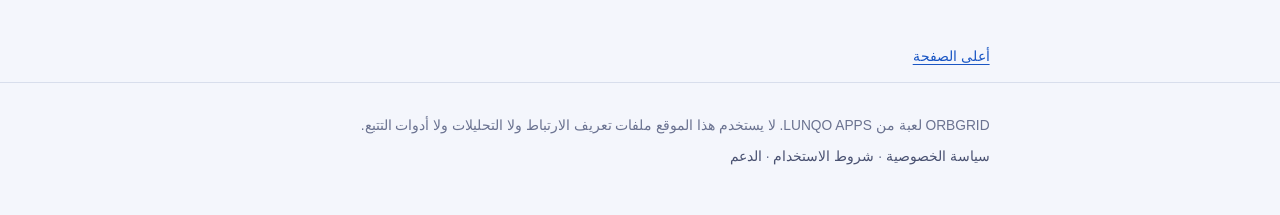
<file: ar/terms/index.html>
<!doctype html>
<html lang="ar" dir="rtl">
<head>
<meta charset="utf-8">
<meta name="viewport" content="width=device-width, initial-scale=1">
<title>شروط الاستخدام — ORBGRID</title>
<meta name="description" content="قواعد لعب ORBGRID وعملية الشراء لمرة واحدة ORBGRIDplus.">
<meta name="color-scheme" content="dark light">
<link rel="stylesheet" href="../../assets/styles.css">
</head>
<body>
<a class="skip" href="#main">الانتقال إلى المحتوى</a>

<header class="site">
  <div class="wrap bar">
    <a class="brand" href="../">
      <span class="brand-name">ORBGRID</span>
      <span class="brand-tag">الشؤون القانونية والدعم</span>
    </a>
    <nav class="langs" aria-label="اللغة">
      <a href="../../terms/" lang="en" hreflang="en">English</a> <a href="../../fr/terms/" lang="fr" hreflang="fr">Français</a> <a href="../../ar/terms/" lang="ar" hreflang="ar" aria-current="true">العربية</a>
    </nav>
  </div>
  <nav class="wrap tabs" aria-label="الرئيسية">
    <a href="../">الرئيسية</a>
    <a href="../privacy/">سياسة الخصوصية</a>
    <a href="../terms/">شروط الاستخدام</a>
    <a href="../support/">الدعم</a>
  </nav>
</header>

<main id="main" class="wrap">
  <article>
      <h1>شروط الاستخدام</h1>
      <p class="meta">تاريخ النفاذ: <strong>٣٠ يوليو ٢٠٢٦</strong></p>
      <nav class="toc" aria-label="في هذه الصفحة">
        <h2 class="toc-h">في هذه الصفحة</h2>
        <ol>
          <li><a href="#s1">١. الموافقة على هذه الشروط</a></li>
          <li><a href="#s2">٢. إذن اللعب الممنوح لك</a></li>
          <li><a href="#s3">٣. اللعبة وتوافرها</a></li>
          <li><a href="#s4">٤. الإعلانات</a></li>
          <li><a href="#s5">٥. <span class="ogp" dir="ltr">ORBGRID<span>plus</span></span> (إزالة الإعلانات)</a></li>
          <li><a href="#s6">٦. رد المبالغ</a></li>
          <li><a href="#s7">٧. ما لا يجوز لك فعله</a></li>
          <li><a href="#s8">٨. الملكية</a></li>
          <li><a href="#s9">٩. خدمات الأطراف الثالثة</a></li>
          <li><a href="#s10">١٠. إخلاء المسؤولية</a></li>
          <li><a href="#s11">١١. حدود المسؤولية</a></li>
          <li><a href="#s12">١٢. الإيقاف وإنهاء الاتفاق</a></li>
          <li><a href="#s13">١٣. تعديلات هذه الشروط</a></li>
          <li><a href="#s14">١٤. القانون الحاكم</a></li>
          <li><a href="#s15">١٥. التواصل</a></li>
        </ol>
      </nav>
      <aside class="note"><p>بإيجاز: العب بنزاهة ولمتعتك الشخصية. <span class="ogp" dir="ltr">ORBGRID<span>plus</span></span> عملية شراء لمرة واحدة، وليست اشتراكًا. والأسعار تحدّدها متاجر التطبيقات، وهي التي تتولى عمليات رد المبالغ.</p></aside>
      <h2 id="s1">١. الموافقة على هذه الشروط</h2>
      <p>تشكّل هذه الشروط اتفاقًا بينك وبين <bdi>LUNQO APPS</bdi> (تونس) بشأن استخدامك لعبة ORBGRID للهواتف المحمولة. وبتثبيت اللعبة أو اللعب بها، فإنك تقبل هذه الشروط. وإن لم تقبلها، فيُرجى عدم استخدام اللعبة.</p>
      <p>إذا كنت دون السن التي تتيح لك إبرام عقد في مكان إقامتك، فلا يجوز لك استخدام ORBGRID إلا بموافقة أحد الوالدين أو الوصي.</p>
      <h2 id="s2">٢. إذن اللعب الممنوح لك</h2>
      <p>نمنحك ترخيصًا شخصيًا وغير حصري وغير قابل للتحويل وقابلًا للإلغاء لتثبيت ORBGRID واللعب بها على أجهزة تملكها أو تتحكم بها، لأغراض ترفيهك الخاص.</p>
      <p>هذا الترخيص للاستخدام الشخصي غير التجاري. فلا يجوز لك بيع الوصول إلى اللعبة، أو تحصيل مقابل من آخرين للعب بها، أو استخدامها كجزء من خدمة تجارية دون إذن كتابي منا.</p>
      <h2 id="s3">٣. اللعبة وتوافرها</h2>
      <p>‏ORBGRID لعبة ألغاز فردية وجماعية على الجهاز نفسه. ويعمل معظمها دون اتصال بالإنترنت؛ ولا يلزم الاتصال إلا لتحميل الإعلانات ولإجراء عملية شراء أو استعادتها.</p>
      <p>ويجوز لنا إضافة ميزات أو ألغاز أو أوضاع لعب أو تعديلها أو إزالتها، ويجوز لنا التوقف عن توزيع اللعبة أو دعمها. وسنسعى إلى عدم إزالة ما دفعتَ مقابله.</p>
      <h2 id="s4">٤. الإعلانات</h2>
      <p>‏ORBGRID مجانية وتُموَّل عن طريق الإعلانات. وقد يُعرض إعلان بملء الشاشة بعد إكمال مباراة في وضع فردي ضد الحاسوب. أما اللعب الجماعي المحلي واللغز اليومي فلا يحتويان على أي إعلان.</p>
      <p>وتأتي الإعلانات من Google AdMob، ولا نختار محتواها. ولسنا مسؤولين عن إعلانات الأطراف الثالثة ولا عمّا تجده في المواقع أو التطبيقات التي تؤدي إليها. وطريقة معالجة بيانات الإعلانات موضَّحة في <a href="../privacy/">سياسة الخصوصية</a> الخاصة بنا.</p>
      <h2 id="s5">٥. <span class="ogp" dir="ltr">ORBGRID<span>plus</span></span> (إزالة الإعلانات)</h2>
      <p><span class="ogp" dir="ltr">ORBGRID<span>plus</span></span> عملية شراء اختيارية داخل التطبيق تزيل الإعلانات نهائيًا من اللعبة لحساب المتجر الذي أجرى الشراء.</p>
      <ul>
        <li>وهي <strong>عملية شراء لمرة واحدة</strong>، و<strong>ليست اشتراكًا</strong>، ولا يتجدد فيها شيء.</li>
        <li>ويحدِّد السعر ويعرضه Google Play أو Apple App Store، بعملتك المحلية، وبما يشمل أي ضرائب يطبّقها هذان المتجران. والسعر المعروض في اللعبة يأتي دائمًا من المتجر.</li>
        <li>ويُحصِّل الدفع Google أو Apple، ولا نحصّله نحن. ولا نستقبل بيانات الدفع الخاصة بك أبدًا.</li>
        <li>ويمكنك إعادة تثبيت اللعبة أو الانتقال إلى جهاز جديد واستخدام <strong>استعادة المشتريات</strong> لإعادة تفعيلها، بشرط استخدام حساب المتجر نفسه.</li>
        <li>ولا يمكن نقل عملية شراء أُجريت على Google Play إلى Apple App Store، ولا العكس، لأن المتجرين مستقلان.</li>
      </ul>
      <p>وإزالة الإعلانات هي كل ما يُباع. فهي لا تغيّر طريقة اللعب ولا تمنح أي محتوى آخر.</p>
      <h2 id="s6">٦. رد المبالغ</h2>
      <p>تُجرى المشتريات عبر Google Play أو Apple App Store، ولذلك تخضع عمليات رد المبالغ <strong>لسياساتهما</strong> وتُطلب منهما لا منّا. وحيث يمنحك القانون حق الإلغاء أو رد المبلغ، فإن هذه الشروط لا تمسّ ذلك الحق.</p>
      <h2 id="s7">٧. ما لا يجوز لك فعله</h2>
      <ul>
        <li>تعديل اللعبة أو هندستها العكسية أو فك ترجمتها أو التلاعب بها، إلا في الحدود التي يجيزها القانون صراحةً.</li>
        <li>الغش، أو استخدام برامج غير مصرَّح بها، أو التداخل مع الإعلانات أو التحقق من المشتريات للحصول على ميزات مدفوعة دون دفع.</li>
        <li>إعادة توزيع اللعبة أو عناصرها أو بيعها أو تأجيرها أو إعادة نشرها.</li>
        <li>استخدام اللعبة بصورة غير قانونية، أو بطريقة تضر بلاعبين آخرين أو بنا.</li>
      </ul>
      <h2 id="s8">٨. الملكية</h2>
      <p>‏ORBGRID واسمها وشعارها ورسومها وأصواتها وألغازها ونصوصها وشِفرتها مملوكة لـ <bdi>LUNQO APPS</bdi> أو للمرخِّصين لها، ومحمية بحقوق المؤلف وقوانين أخرى. وهذه الشروط تمنحك إذنًا باللعب؛ ولا تنقل ملكية أي شيء.</p>
      <p>وأسماء الأطراف الثالثة المذكورة هنا، مثل Google Play و Android و Apple و App Store و AdMob و RevenueCat، تخص أصحابها المعنيين.</p>
      <h2 id="s9">٩. خدمات الأطراف الثالثة</h2>
      <p>تعتمد اللعبة على خدمات يشغّلها آخرون — Google (الإعلانات والدفع)، و Apple (الدفع على iOS)، و RevenueCat (التحقق من المشتريات). وتنطبق شروطها وسياسات الخصوصية الخاصة بها على ما تقوم به، ولا نتحكم نحن في تلك الخدمات.</p>
      <h2 id="s10">١٠. إخلاء المسؤولية</h2>
      <p>تُقدَّم ORBGRID «كما هي» و«حسب توافرها». ونبذل جهدنا للحفاظ على عملها بصورة صحيحة، لكننا لا نتعهد بأنها ستعمل دائمًا دون انقطاع أو دون أخطاء، أو بأنها متوافقة مع كل جهاز وكل إصدار من أنظمة التشغيل.</p>
      <p>ولا يستبعد أي بند في هذه الشروط أي حقوق تمنحها لك قوانين حماية المستهلك الإلزامية في بلدك، بما في ذلك الضمانات القانونية المتعلقة بالمحتوى الرقمي، ولا يحدّها.</p>
      <h2 id="s11">١١. حدود المسؤولية</h2>
      <p>في الحدود التي يجيزها القانون، لا نكون مسؤولين عن الأضرار غير المباشرة أو التبعية، ولا عن فقدان البيانات، ولا عن فقدان التقدُّم الناتج عن استخدامك اللعبة.</p>
      <p>وحيث لا يمكن استبعاد مسؤوليتنا، تكون محدودة بالأعلى من: المبلغ الذي دفعته فعليًا مقابل مشتريات داخل التطبيق خلال الاثني عشر شهرًا السابقة للمطالبة، أو الحد الأدنى الذي يقتضيه القانون. ولا نستبعد المسؤولية عن الوفاة أو الأذى الشخصي الناتج عن الإهمال، ولا عن الغش، ولا عن أي أمر آخر لا يجوز قانونًا استبعاده.</p>
      <h2 id="s12">١٢. الإيقاف وإنهاء الاتفاق</h2>
      <p>يمكنك إنهاء هذا الاتفاق في أي وقت بإلغاء تثبيت اللعبة. ويجوز لنا إيقاف أو سحب إذنك باستخدام ORBGRID إذا خالفت هذه الشروط مخالفة جوهرية أو متكررة — كالغش أو التلاعب بعمليات التحقق من الشراء.</p>
      <p>وإذا انتهى إذنك، تظل الأقسام المقصود استمرارها — الملكية، وإخلاء المسؤولية، وحدود المسؤولية — سارية.</p>
      <h2 id="s13">١٣. تعديلات هذه الشروط</h2>
      <p>يجوز لنا تحديث هذه الشروط مع تطوّر اللعبة. وسيتغيّر تاريخ النفاذ في أعلى هذه الصفحة، وسيُعلَن عن التغييرات المهمة داخل اللعبة أو في صفحتها بالمتجر. ويُعدّ استمرارك في اللعب بعد التغيير قبولًا للشروط المحدَّثة.</p>
      <h2 id="s14">١٤. القانون الحاكم</h2>
      <p>تخضع هذه الشروط لقوانين تونس، دون المساس بحقوق حماية المستهلك الإلزامية المتاحة لك في مكان إقامتك. ويمكن رفع النزاعات أمام المحاكم المختصة في تونس، أو في مكان إقامتك حيث يمنحك القانون هذا الحق.</p>
      <h2 id="s15">١٥. التواصل</h2>
      <p>للأسئلة المتعلقة بهذه الشروط: <a href="mailto:support@lunqolabs.com" dir="ltr">support@lunqolabs.com</a> — <bdi>LUNQO APPS</bdi>، تونس.</p>
      <p class="top"><a href="#main">أعلى الصفحة</a></p>
  </article>
</main>

<footer class="site">
  <div class="wrap">
    <p>‏ORBGRID لعبة من <bdi>LUNQO APPS</bdi>. لا يستخدم هذا الموقع ملفات تعريف الارتباط ولا التحليلات ولا أدوات التتبع.</p>
    <p class="fine">
      <a href="../privacy/">سياسة الخصوصية</a> ·
      <a href="../terms/">شروط الاستخدام</a> ·
      <a href="../support/">الدعم</a>
    </p>
  </div>
</footer>
</body>
</html>
</file>
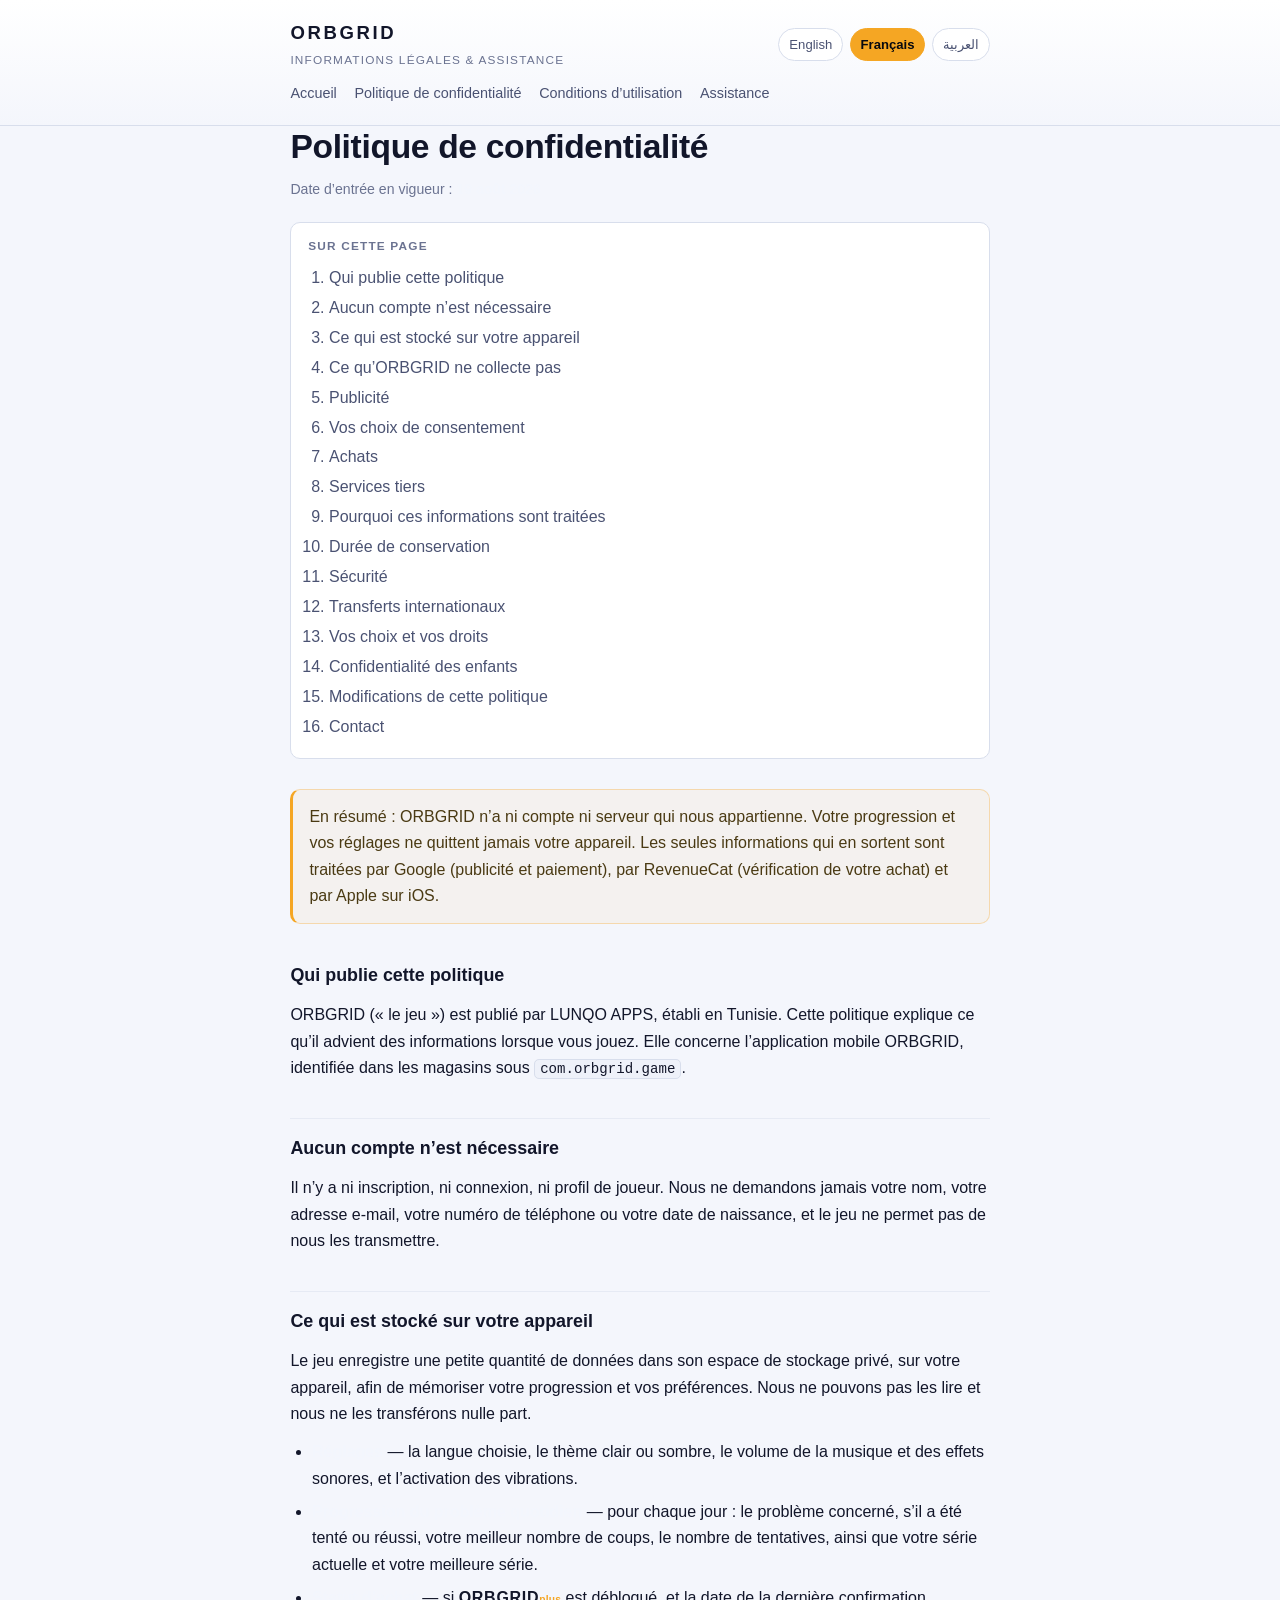
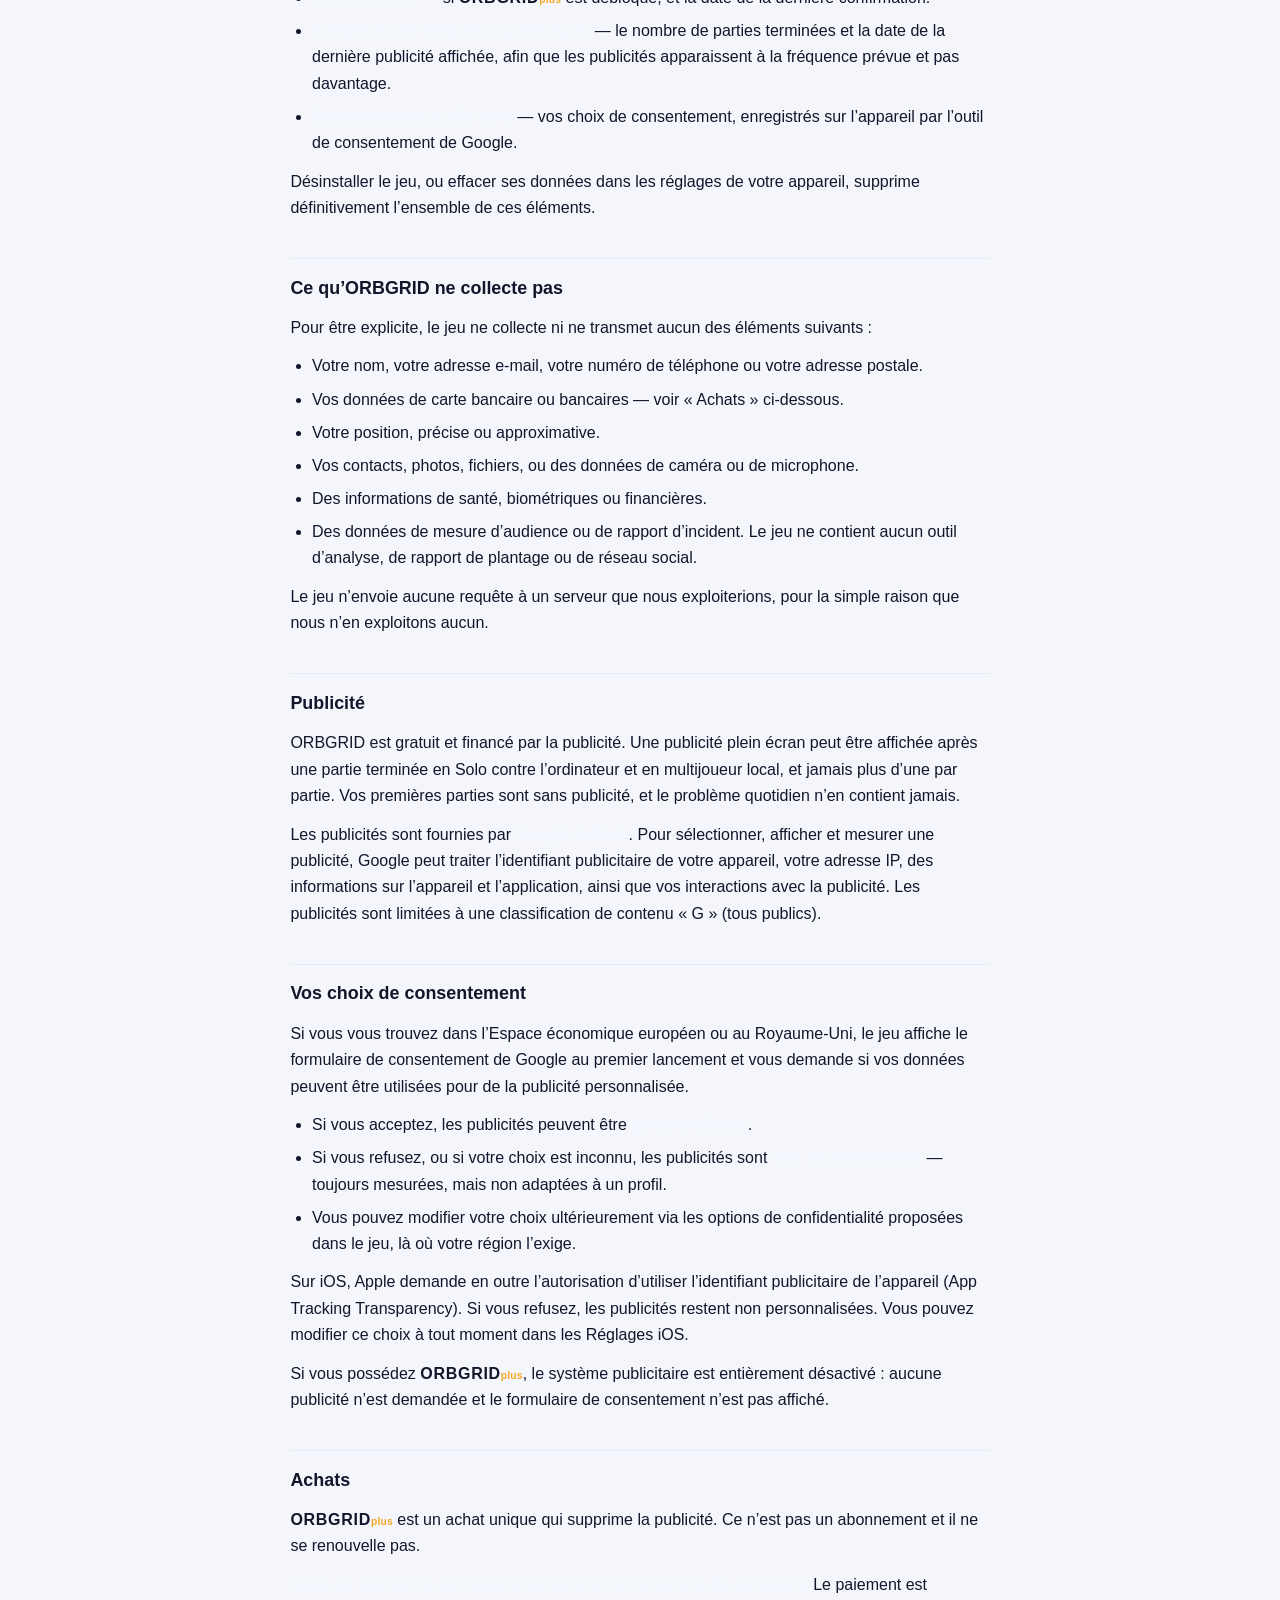
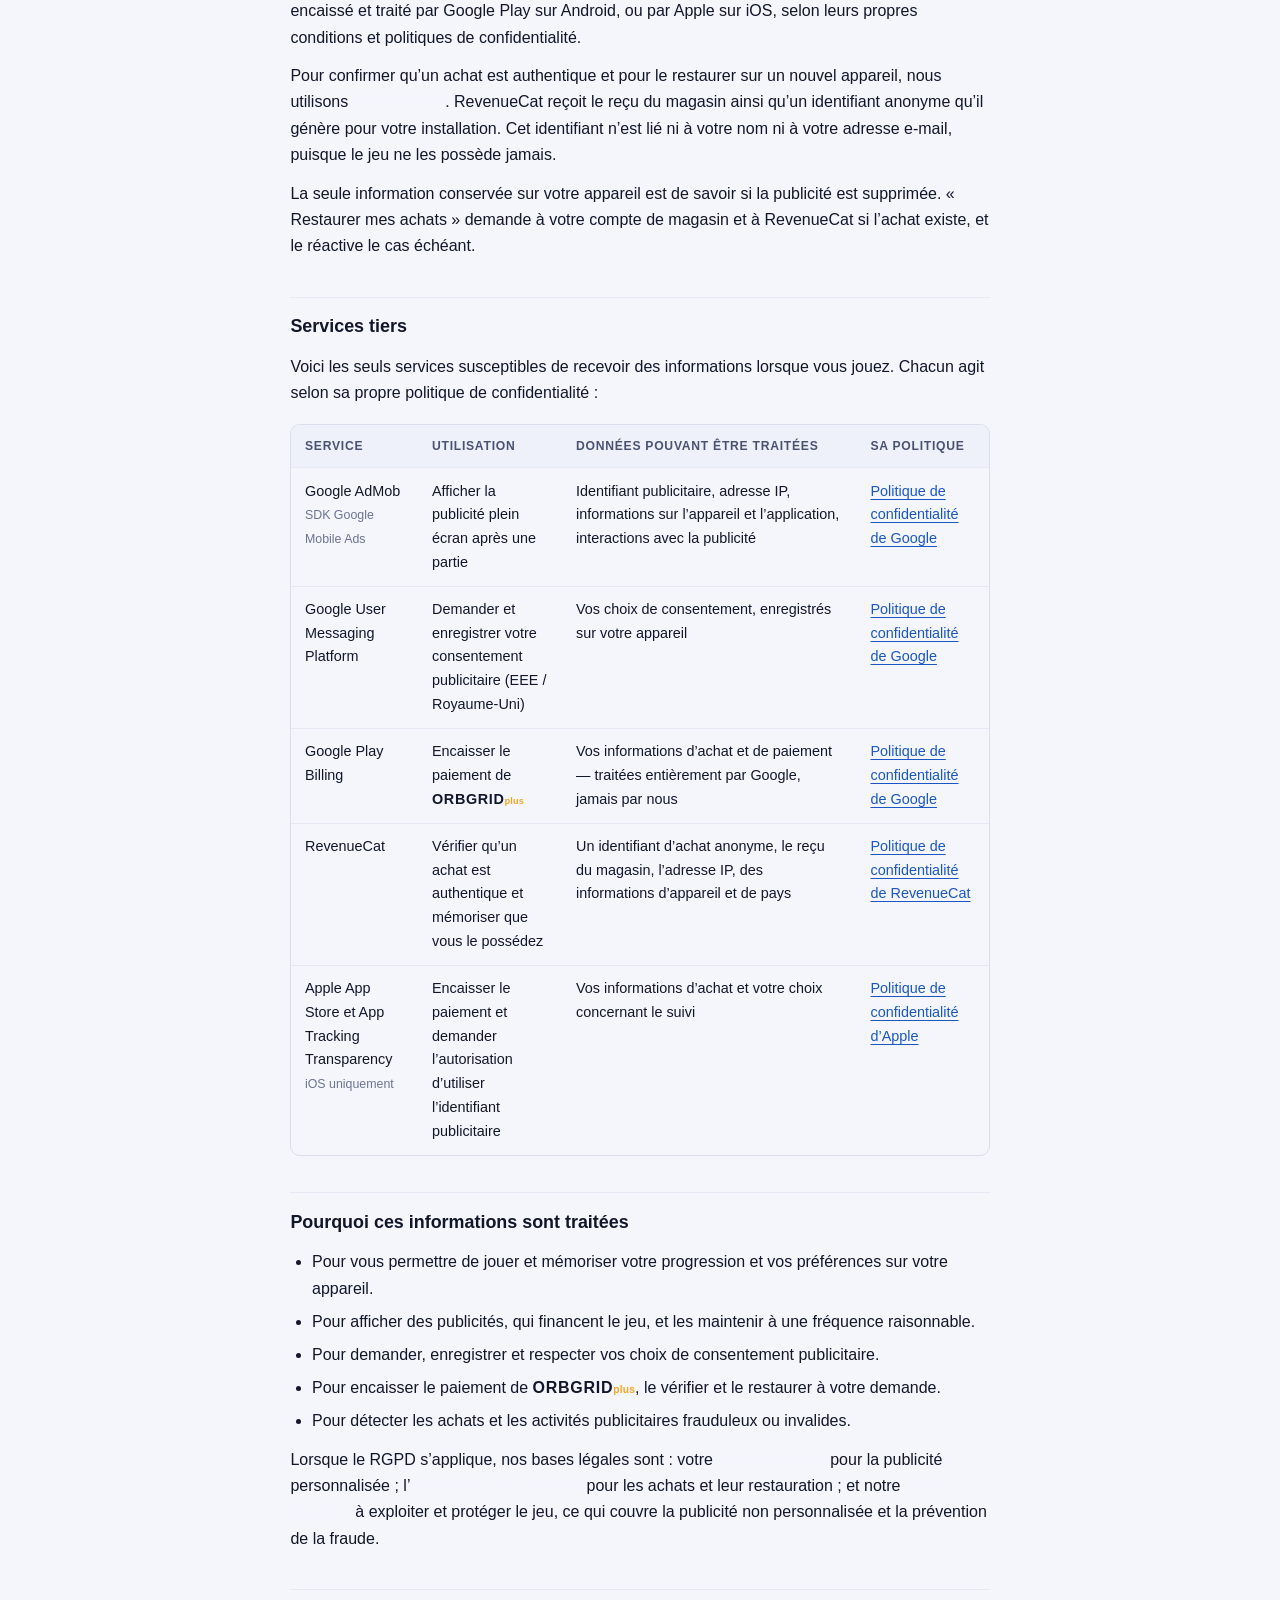
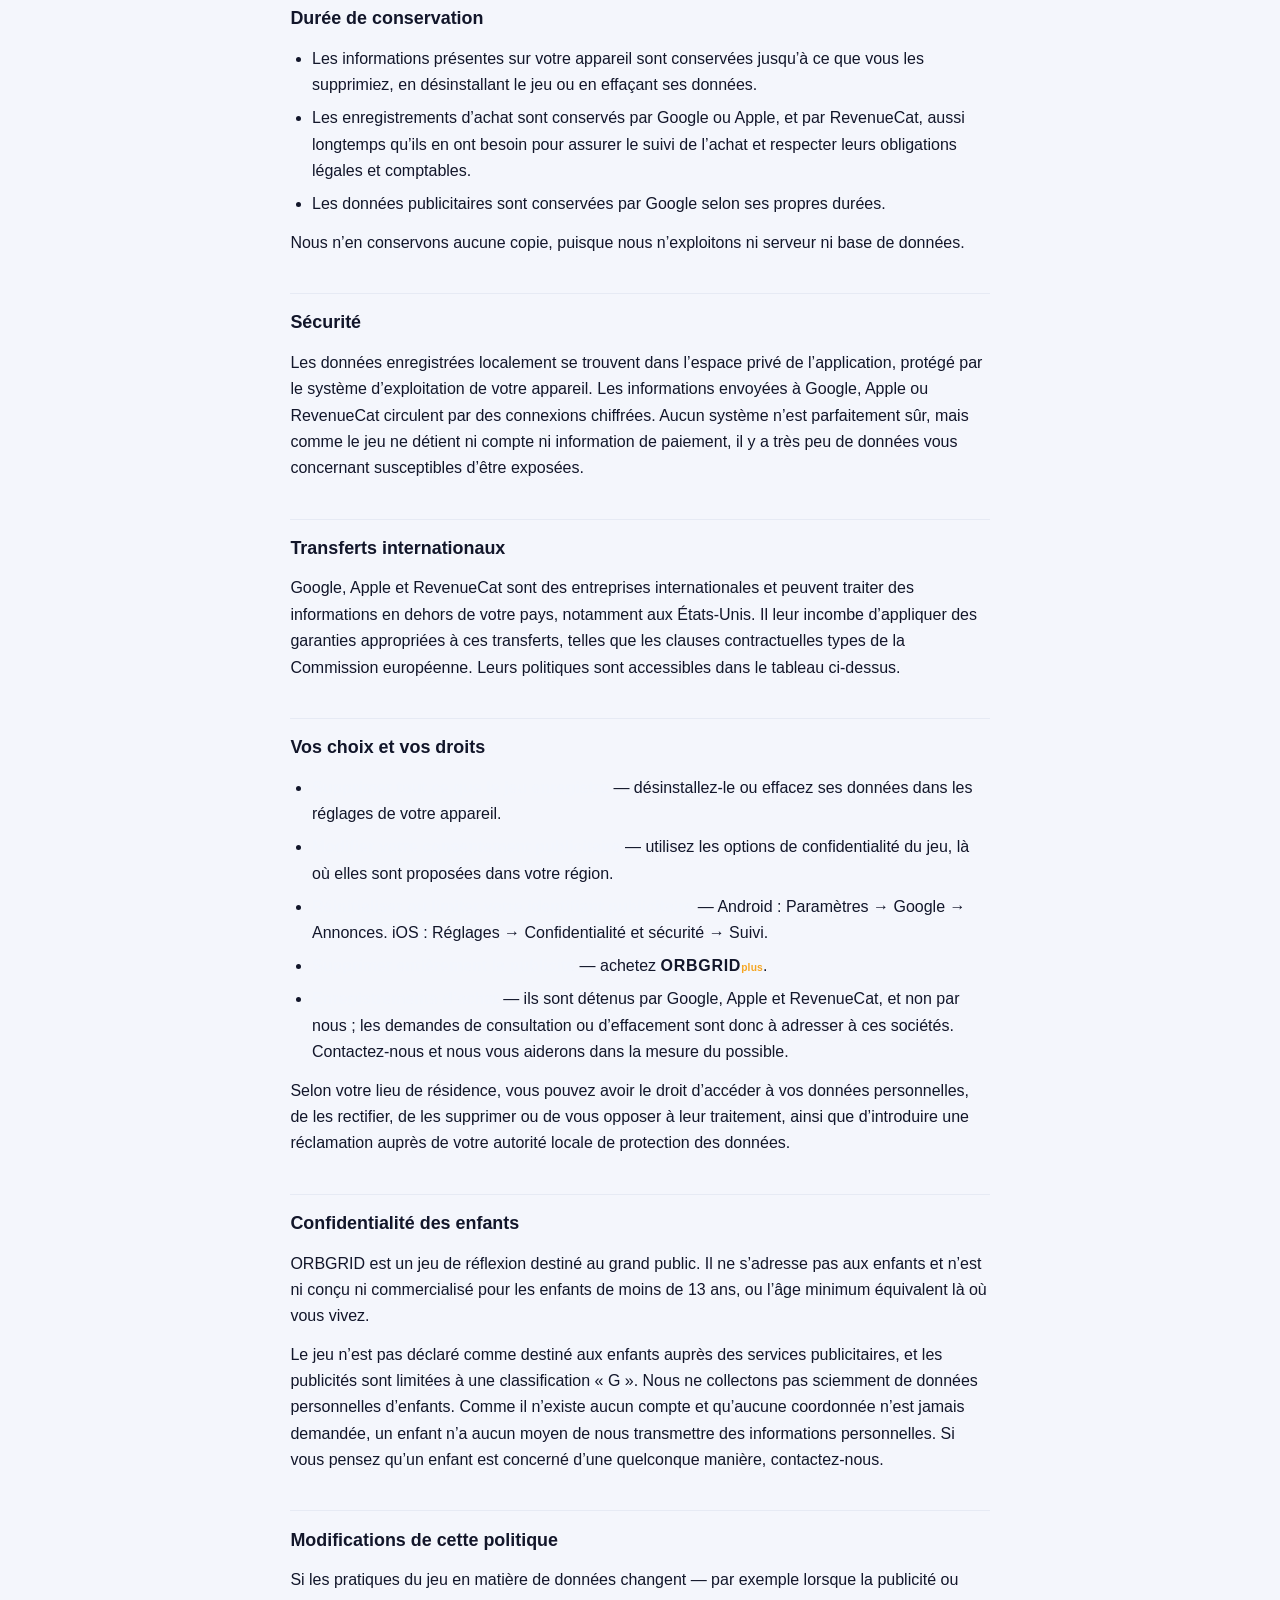
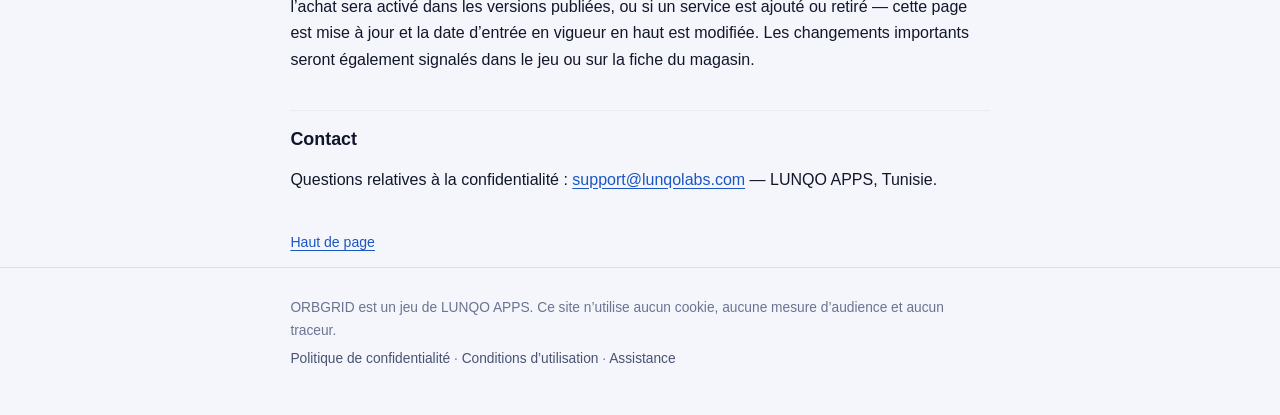
<file: fr/privacy/index.html>
<!doctype html>
<html lang="fr" dir="ltr">
<head>
<meta charset="utf-8">
<meta name="viewport" content="width=device-width, initial-scale=1">
<title>Politique de confidentialité — ORBGRID</title>
<meta name="description" content="Comment ORBGRID traite les données : ce qui reste sur votre appareil et quels tiers traitent des informations.">
<meta name="color-scheme" content="dark light">
<link rel="stylesheet" href="../../assets/styles.css">
</head>
<body>
<a class="skip" href="#main">Aller au contenu</a>

<header class="site">
  <div class="wrap bar">
    <a class="brand" href="../">
      <span class="brand-name">ORBGRID</span>
      <span class="brand-tag">Informations légales &amp; assistance</span>
    </a>
    <nav class="langs" aria-label="Langue">
      <a href="../../privacy/" lang="en" hreflang="en">English</a> <a href="../../fr/privacy/" lang="fr" hreflang="fr" aria-current="true">Français</a> <a href="../../ar/privacy/" lang="ar" hreflang="ar">العربية</a>
    </nav>
  </div>
  <nav class="wrap tabs" aria-label="Accueil">
    <a href="../">Accueil</a>
    <a href="../privacy/">Politique de confidentialité</a>
    <a href="../terms/">Conditions d’utilisation</a>
    <a href="../support/">Assistance</a>
  </nav>
</header>

<main id="main" class="wrap">
  <article>
      <h1>Politique de confidentialité</h1>
      <p class="meta">Date d’entrée en vigueur : <strong>19 août 2026</strong></p>
      <nav class="toc" aria-label="Sur cette page">
        <h2 class="toc-h">Sur cette page</h2>
        <ol>
          <li><a href="#s1">Qui publie cette politique</a></li>
          <li><a href="#s2">Aucun compte n’est nécessaire</a></li>
          <li><a href="#s3">Ce qui est stocké sur votre appareil</a></li>
          <li><a href="#s4">Ce qu’ORBGRID ne collecte pas</a></li>
          <li><a href="#s5">Publicité</a></li>
          <li><a href="#s6">Vos choix de consentement</a></li>
          <li><a href="#s7">Achats</a></li>
          <li><a href="#s8">Services tiers</a></li>
          <li><a href="#s9">Pourquoi ces informations sont traitées</a></li>
          <li><a href="#s10">Durée de conservation</a></li>
          <li><a href="#s11">Sécurité</a></li>
          <li><a href="#s12">Transferts internationaux</a></li>
          <li><a href="#s13">Vos choix et vos droits</a></li>
          <li><a href="#s14">Confidentialité des enfants</a></li>
          <li><a href="#s15">Modifications de cette politique</a></li>
          <li><a href="#s16">Contact</a></li>
        </ol>
      </nav>
      <aside class="note"><p>En résumé : ORBGRID n’a ni compte ni serveur qui nous appartienne. Votre progression et vos réglages ne quittent jamais votre appareil. Les seules informations qui en sortent sont traitées par Google (publicité et paiement), par RevenueCat (vérification de votre achat) et par Apple sur iOS.</p></aside>
      <h2 id="s1">Qui publie cette politique</h2>
      <p>ORBGRID (« le jeu ») est publié par LUNQO APPS, établi en Tunisie. Cette politique explique ce qu’il advient des informations lorsque vous jouez. Elle concerne l’application mobile ORBGRID, identifiée dans les magasins sous <code>com.orbgrid.game</code>.</p>
      <h2 id="s2">Aucun compte n’est nécessaire</h2>
      <p>Il n’y a ni inscription, ni connexion, ni profil de joueur. Nous ne demandons jamais votre nom, votre adresse e-mail, votre numéro de téléphone ou votre date de naissance, et le jeu ne permet pas de nous les transmettre.</p>
      <h2 id="s3">Ce qui est stocké sur votre appareil</h2>
      <p>Le jeu enregistre une petite quantité de données dans son espace de stockage privé, sur votre appareil, afin de mémoriser votre progression et vos préférences. Nous ne pouvons pas les lire et nous ne les transférons nulle part.</p>
      <ul>
        <li><strong>Réglages</strong> — la langue choisie, le thème clair ou sombre, le volume de la musique et des effets sonores, et l’activation des vibrations.</li>
        <li><strong>Progression du problème quotidien</strong> — pour chaque jour : le problème concerné, s’il a été tenté ou réussi, votre meilleur nombre de coups, le nombre de tentatives, ainsi que votre série actuelle et votre meilleure série.</li>
        <li><strong>Statut d’achat</strong> — si <span class="ogp">ORBGRID<span>plus</span></span> est débloqué, et la date de la dernière confirmation.</li>
        <li><strong>Compteurs de fréquence publicitaire</strong> — le nombre de parties terminées et la date de la dernière publicité affichée, afin que les publicités apparaissent à la fréquence prévue et pas davantage.</li>
        <li><strong>Consentement publicitaire</strong> — vos choix de consentement, enregistrés sur l’appareil par l’outil de consentement de Google.</li>
      </ul>
      <p>Désinstaller le jeu, ou effacer ses données dans les réglages de votre appareil, supprime définitivement l’ensemble de ces éléments.</p>
      <h2 id="s4">Ce qu’ORBGRID ne collecte pas</h2>
      <p>Pour être explicite, le jeu ne collecte ni ne transmet aucun des éléments suivants :</p>
      <ul>
        <li>Votre nom, votre adresse e-mail, votre numéro de téléphone ou votre adresse postale.</li>
        <li>Vos données de carte bancaire ou bancaires — voir « Achats » ci-dessous.</li>
        <li>Votre position, précise ou approximative.</li>
        <li>Vos contacts, photos, fichiers, ou des données de caméra ou de microphone.</li>
        <li>Des informations de santé, biométriques ou financières.</li>
        <li>Des données de mesure d’audience ou de rapport d’incident. Le jeu ne contient aucun outil d’analyse, de rapport de plantage ou de réseau social.</li>
      </ul>
      <p>Le jeu n’envoie aucune requête à un serveur que nous exploiterions, pour la simple raison que nous n’en exploitons aucun.</p>
      <h2 id="s5">Publicité</h2>
      <p>ORBGRID est gratuit et financé par la publicité. Une publicité plein écran peut être affichée après une partie terminée en Solo contre l’ordinateur et en multijoueur local, et jamais plus d’une par partie. Vos premières parties sont sans publicité, et le problème quotidien n’en contient jamais.</p>
      <p>Les publicités sont fournies par <strong>Google AdMob</strong>. Pour sélectionner, afficher et mesurer une publicité, Google peut traiter l’identifiant publicitaire de votre appareil, votre adresse IP, des informations sur l’appareil et l’application, ainsi que vos interactions avec la publicité. Les publicités sont limitées à une classification de contenu « G » (tous publics).</p>
      <h2 id="s6">Vos choix de consentement</h2>
      <p>Si vous vous trouvez dans l’Espace économique européen ou au Royaume-Uni, le jeu affiche le formulaire de consentement de Google au premier lancement et vous demande si vos données peuvent être utilisées pour de la publicité personnalisée.</p>
      <ul>
        <li>Si vous acceptez, les publicités peuvent être <strong>personnalisées</strong>.</li>
        <li>Si vous refusez, ou si votre choix est inconnu, les publicités sont <strong>non personnalisées</strong> — toujours mesurées, mais non adaptées à un profil.</li>
        <li>Vous pouvez modifier votre choix ultérieurement via les options de confidentialité proposées dans le jeu, là où votre région l’exige.</li>
      </ul>
      <p>Sur iOS, Apple demande en outre l’autorisation d’utiliser l’identifiant publicitaire de l’appareil (App Tracking Transparency). Si vous refusez, les publicités restent non personnalisées. Vous pouvez modifier ce choix à tout moment dans les Réglages iOS.</p>
      <p>Si vous possédez <span class="ogp">ORBGRID<span>plus</span></span>, le système publicitaire est entièrement désactivé : aucune publicité n’est demandée et le formulaire de consentement n’est pas affiché.</p>
      <h2 id="s7">Achats</h2>
      <p><span class="ogp">ORBGRID<span>plus</span></span> est un achat unique qui supprime la publicité. Ce n’est pas un abonnement et il ne se renouvelle pas.</p>
      <p><strong>Nous ne voyons ni ne traitons jamais vos informations de paiement.</strong> Le paiement est encaissé et traité par Google Play sur Android, ou par Apple sur iOS, selon leurs propres conditions et politiques de confidentialité.</p>
      <p>Pour confirmer qu’un achat est authentique et pour le restaurer sur un nouvel appareil, nous utilisons <strong>RevenueCat</strong>. RevenueCat reçoit le reçu du magasin ainsi qu’un identifiant anonyme qu’il génère pour votre installation. Cet identifiant n’est lié ni à votre nom ni à votre adresse e-mail, puisque le jeu ne les possède jamais.</p>
      <p>La seule information conservée sur votre appareil est de savoir si la publicité est supprimée. « Restaurer mes achats » demande à votre compte de magasin et à RevenueCat si l’achat existe, et le réactive le cas échéant.</p>
      <h2 id="s8">Services tiers</h2>
      <p>Voici les seuls services susceptibles de recevoir des informations lorsque vous jouez. Chacun agit selon sa propre politique de confidentialité :</p>
      <div class="tablewrap">
        <table>
          <thead><tr><th scope="col">Service</th><th scope="col">Utilisation</th><th scope="col">Données pouvant être traitées</th><th scope="col">Sa politique</th></tr></thead>
          <tbody>
          <tr><td>Google AdMob<br><span class="muted">SDK Google Mobile Ads</span></td><td>Afficher la publicité plein écran après une partie</td><td>Identifiant publicitaire, adresse IP, informations sur l’appareil et l’application, interactions avec la publicité</td><td><a href="https://policies.google.com/privacy" target="_blank" rel="noopener noreferrer">Politique de confidentialité de Google</a></td></tr>
          <tr><td>Google User Messaging Platform</td><td>Demander et enregistrer votre consentement publicitaire (EEE / Royaume-Uni)</td><td>Vos choix de consentement, enregistrés sur votre appareil</td><td><a href="https://policies.google.com/privacy" target="_blank" rel="noopener noreferrer">Politique de confidentialité de Google</a></td></tr>
          <tr><td>Google Play Billing</td><td>Encaisser le paiement de <span class="ogp">ORBGRID<span>plus</span></span></td><td>Vos informations d’achat et de paiement — traitées entièrement par Google, jamais par nous</td><td><a href="https://policies.google.com/privacy" target="_blank" rel="noopener noreferrer">Politique de confidentialité de Google</a></td></tr>
          <tr><td>RevenueCat</td><td>Vérifier qu’un achat est authentique et mémoriser que vous le possédez</td><td>Un identifiant d’achat anonyme, le reçu du magasin, l’adresse IP, des informations d’appareil et de pays</td><td><a href="https://www.revenuecat.com/privacy" target="_blank" rel="noopener noreferrer">Politique de confidentialité de RevenueCat</a></td></tr>
          <tr><td>Apple App Store et App Tracking Transparency<br><span class="muted">iOS uniquement</span></td><td>Encaisser le paiement et demander l’autorisation d’utiliser l’identifiant publicitaire</td><td>Vos informations d’achat et votre choix concernant le suivi</td><td><a href="https://www.apple.com/legal/privacy/" target="_blank" rel="noopener noreferrer">Politique de confidentialité d’Apple</a></td></tr>
          </tbody>
        </table>
      </div>
      <h2 id="s9">Pourquoi ces informations sont traitées</h2>
      <ul>
        <li>Pour vous permettre de jouer et mémoriser votre progression et vos préférences sur votre appareil.</li>
        <li>Pour afficher des publicités, qui financent le jeu, et les maintenir à une fréquence raisonnable.</li>
        <li>Pour demander, enregistrer et respecter vos choix de consentement publicitaire.</li>
        <li>Pour encaisser le paiement de <span class="ogp">ORBGRID<span>plus</span></span>, le vérifier et le restaurer à votre demande.</li>
        <li>Pour détecter les achats et les activités publicitaires frauduleux ou invalides.</li>
      </ul>
      <p>Lorsque le RGPD s’applique, nos bases légales sont : votre <strong>consentement</strong> pour la publicité personnalisée ; l’<strong>exécution d’un contrat</strong> pour les achats et leur restauration ; et notre <strong>intérêt légitime</strong> à exploiter et protéger le jeu, ce qui couvre la publicité non personnalisée et la prévention de la fraude.</p>
      <h2 id="s10">Durée de conservation</h2>
      <ul>
        <li>Les informations présentes sur votre appareil sont conservées jusqu’à ce que vous les supprimiez, en désinstallant le jeu ou en effaçant ses données.</li>
        <li>Les enregistrements d’achat sont conservés par Google ou Apple, et par RevenueCat, aussi longtemps qu’ils en ont besoin pour assurer le suivi de l’achat et respecter leurs obligations légales et comptables.</li>
        <li>Les données publicitaires sont conservées par Google selon ses propres durées.</li>
      </ul>
      <p>Nous n’en conservons aucune copie, puisque nous n’exploitons ni serveur ni base de données.</p>
      <h2 id="s11">Sécurité</h2>
      <p>Les données enregistrées localement se trouvent dans l’espace privé de l’application, protégé par le système d’exploitation de votre appareil. Les informations envoyées à Google, Apple ou RevenueCat circulent par des connexions chiffrées. Aucun système n’est parfaitement sûr, mais comme le jeu ne détient ni compte ni information de paiement, il y a très peu de données vous concernant susceptibles d’être exposées.</p>
      <h2 id="s12">Transferts internationaux</h2>
      <p>Google, Apple et RevenueCat sont des entreprises internationales et peuvent traiter des informations en dehors de votre pays, notamment aux États-Unis. Il leur incombe d’appliquer des garanties appropriées à ces transferts, telles que les clauses contractuelles types de la Commission européenne. Leurs politiques sont accessibles dans le tableau ci-dessus.</p>
      <h2 id="s13">Vos choix et vos droits</h2>
      <ul>
        <li><strong>Supprimer tout ce que le jeu enregistre</strong> — désinstallez-le ou effacez ses données dans les réglages de votre appareil.</li>
        <li><strong>Modifier votre consentement publicitaire</strong> — utilisez les options de confidentialité du jeu, là où elles sont proposées dans votre région.</li>
        <li><strong>Réinitialiser ou limiter votre identifiant publicitaire</strong> — Android : Paramètres → Google → Annonces. iOS : Réglages → Confidentialité et sécurité → Suivi.</li>
        <li><strong>Supprimer entièrement la publicité</strong> — achetez <span class="ogp">ORBGRID<span>plus</span></span>.</li>
        <li><strong>Enregistrements d’achat</strong> — ils sont détenus par Google, Apple et RevenueCat, et non par nous ; les demandes de consultation ou d’effacement sont donc à adresser à ces sociétés. Contactez-nous et nous vous aiderons dans la mesure du possible.</li>
      </ul>
      <p>Selon votre lieu de résidence, vous pouvez avoir le droit d’accéder à vos données personnelles, de les rectifier, de les supprimer ou de vous opposer à leur traitement, ainsi que d’introduire une réclamation auprès de votre autorité locale de protection des données.</p>
      <h2 id="s14">Confidentialité des enfants</h2>
      <p>ORBGRID est un jeu de réflexion destiné au grand public. Il ne s’adresse pas aux enfants et n’est ni conçu ni commercialisé pour les enfants de moins de 13 ans, ou l’âge minimum équivalent là où vous vivez.</p>
      <p>Le jeu n’est pas déclaré comme destiné aux enfants auprès des services publicitaires, et les publicités sont limitées à une classification « G ». Nous ne collectons pas sciemment de données personnelles d’enfants. Comme il n’existe aucun compte et qu’aucune coordonnée n’est jamais demandée, un enfant n’a aucun moyen de nous transmettre des informations personnelles. Si vous pensez qu’un enfant est concerné d’une quelconque manière, contactez-nous.</p>
      <h2 id="s15">Modifications de cette politique</h2>
      <p>Si les pratiques du jeu en matière de données changent — par exemple lorsque la publicité ou l’achat sera activé dans les versions publiées, ou si un service est ajouté ou retiré — cette page est mise à jour et la date d’entrée en vigueur en haut est modifiée. Les changements importants seront également signalés dans le jeu ou sur la fiche du magasin.</p>
      <h2 id="s16">Contact</h2>
      <p>Questions relatives à la confidentialité : <a href="mailto:support@lunqolabs.com">support@lunqolabs.com</a> — LUNQO APPS, Tunisie.</p>
      <p class="top"><a href="#main">Haut de page</a></p>
  </article>
</main>

<footer class="site">
  <div class="wrap">
    <p>ORBGRID est un jeu de LUNQO APPS. Ce site n’utilise aucun cookie, aucune mesure d’audience et aucun traceur.</p>
    <p class="fine">
      <a href="../privacy/">Politique de confidentialité</a> ·
      <a href="../terms/">Conditions d’utilisation</a> ·
      <a href="../support/">Assistance</a>
    </p>
  </div>
</footer>
</body>
</html>
</file>
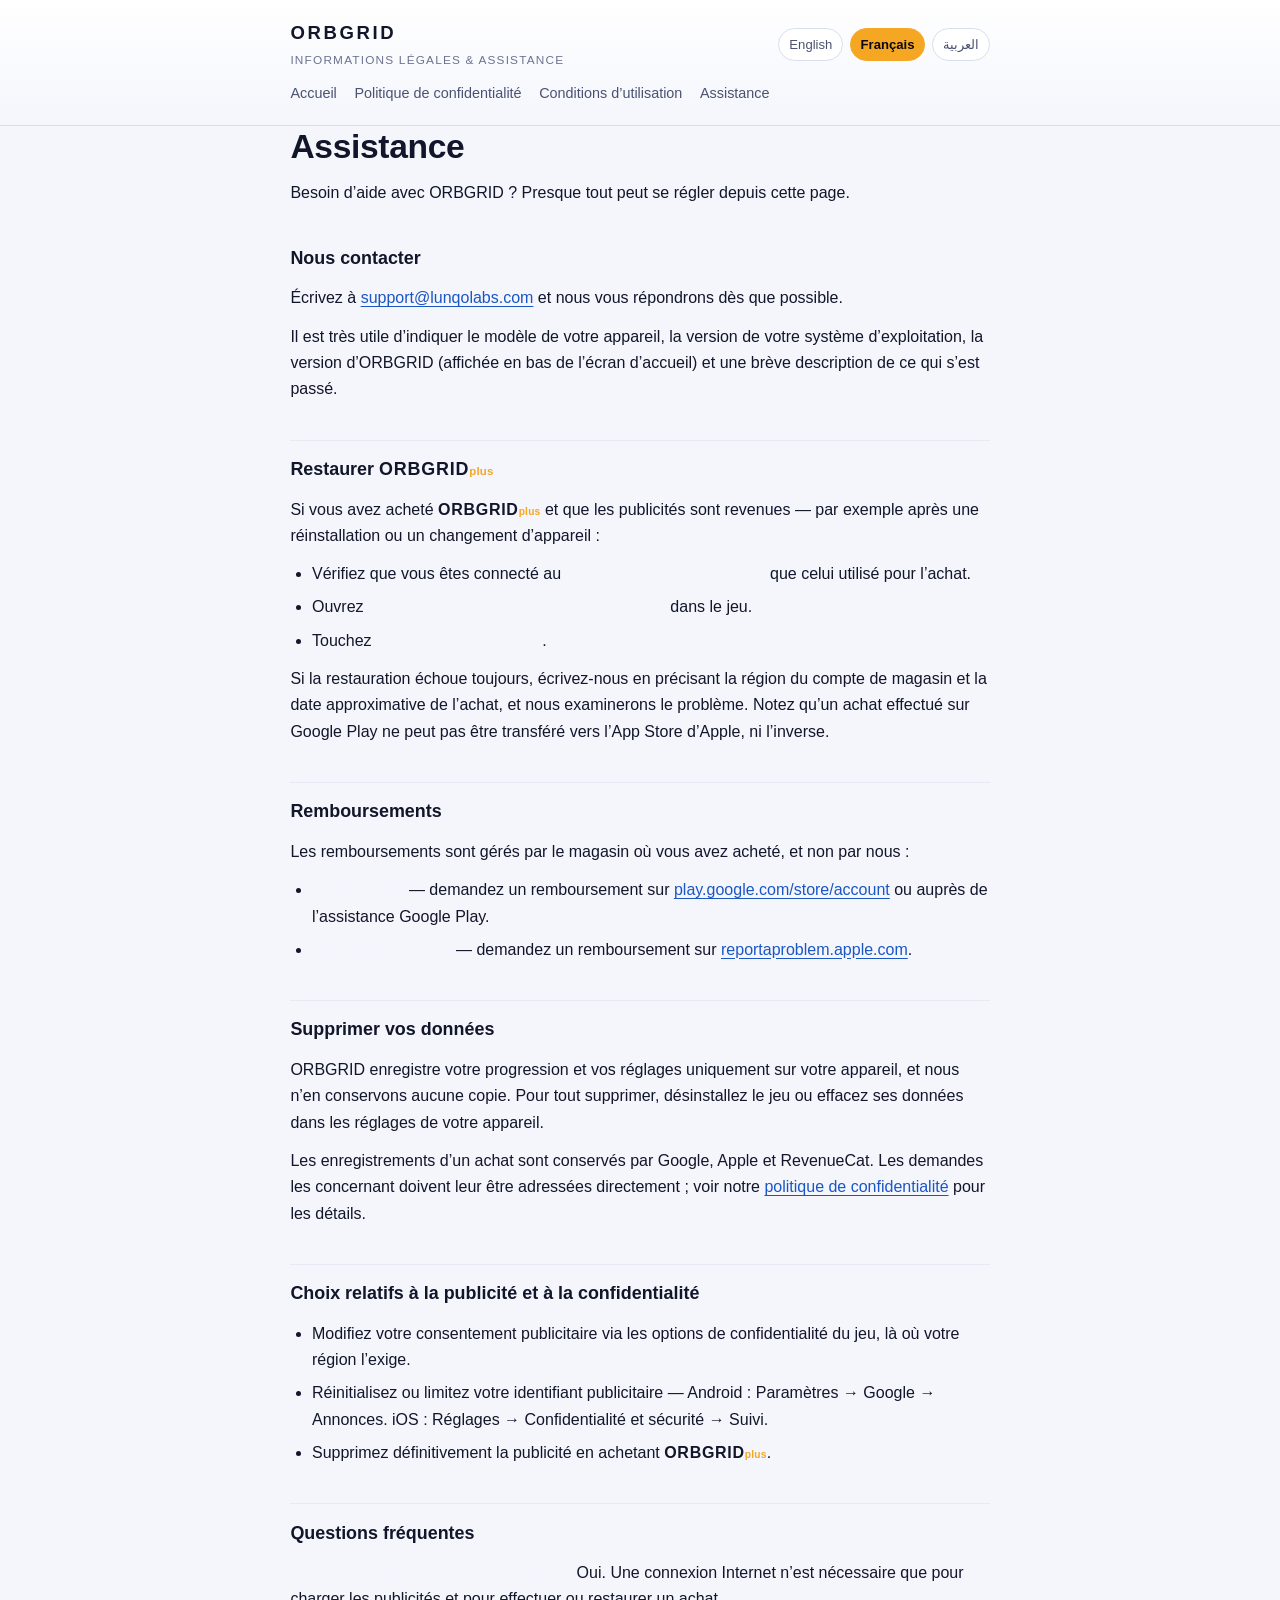
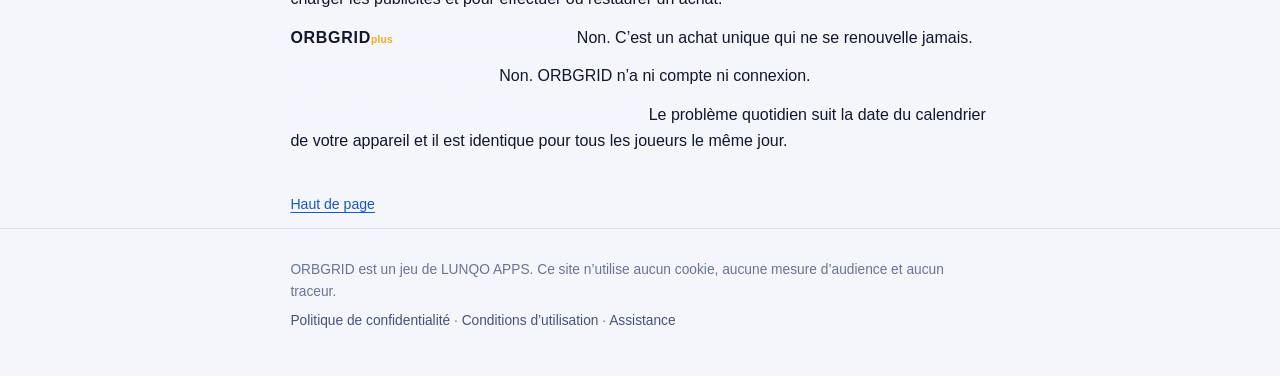
<file: fr/support/index.html>
<!doctype html>
<html lang="fr" dir="ltr">
<head>
<meta charset="utf-8">
<meta name="viewport" content="width=device-width, initial-scale=1">
<title>Assistance — ORBGRID</title>
<meta name="description" content="Obtenir de l’aide pour ORBGRID, restaurer un achat ou supprimer vos données.">
<meta name="color-scheme" content="dark light">
<link rel="stylesheet" href="../../assets/styles.css">
</head>
<body>
<a class="skip" href="#main">Aller au contenu</a>

<header class="site">
  <div class="wrap bar">
    <a class="brand" href="../">
      <span class="brand-name">ORBGRID</span>
      <span class="brand-tag">Informations légales &amp; assistance</span>
    </a>
    <nav class="langs" aria-label="Langue">
      <a href="../../support/" lang="en" hreflang="en">English</a> <a href="../../fr/support/" lang="fr" hreflang="fr" aria-current="true">Français</a> <a href="../../ar/support/" lang="ar" hreflang="ar">العربية</a>
    </nav>
  </div>
  <nav class="wrap tabs" aria-label="Accueil">
    <a href="../">Accueil</a>
    <a href="../privacy/">Politique de confidentialité</a>
    <a href="../terms/">Conditions d’utilisation</a>
    <a href="../support/">Assistance</a>
  </nav>
</header>

<main id="main" class="wrap">
  <article>
      <h1>Assistance</h1>
      <p>Besoin d’aide avec ORBGRID ? Presque tout peut se régler depuis cette page.</p>
      <h2 id="s1">Nous contacter</h2>
      <p>Écrivez à <a href="mailto:support@lunqolabs.com">support@lunqolabs.com</a> et nous vous répondrons dès que possible.</p>
      <p>Il est très utile d’indiquer le modèle de votre appareil, la version de votre système d’exploitation, la version d’ORBGRID (affichée en bas de l’écran d’accueil) et une brève description de ce qui s’est passé.</p>
      <h2 id="s2">Restaurer <span class="ogp">ORBGRID<span>plus</span></span></h2>
      <p>Si vous avez acheté <span class="ogp">ORBGRID<span>plus</span></span> et que les publicités sont revenues — par exemple après une réinstallation ou un changement d’appareil :</p>
      <ul>
        <li>Vérifiez que vous êtes connecté au <strong>même compte de magasin</strong> que celui utilisé pour l’achat.</li>
        <li>Ouvrez <strong>Paramètres → Supprimer les publicités</strong> dans le jeu.</li>
        <li>Touchez <strong>Restaurer mes achats</strong>.</li>
      </ul>
      <p>Si la restauration échoue toujours, écrivez-nous en précisant la région du compte de magasin et la date approximative de l’achat, et nous examinerons le problème. Notez qu’un achat effectué sur Google Play ne peut pas être transféré vers l’App Store d’Apple, ni l’inverse.</p>
      <h2 id="s3">Remboursements</h2>
      <p>Les remboursements sont gérés par le magasin où vous avez acheté, et non par nous :</p>
      <ul>
        <li><strong>Google Play</strong> — demandez un remboursement sur <a href="https://play.google.com/store/account" target="_blank" rel="noopener noreferrer">play.google.com/store/account</a> ou auprès de l’assistance Google Play.</li>
        <li><strong>App Store d’Apple</strong> — demandez un remboursement sur <a href="https://reportaproblem.apple.com" target="_blank" rel="noopener noreferrer">reportaproblem.apple.com</a>.</li>
      </ul>
      <h2 id="s4">Supprimer vos données</h2>
      <p>ORBGRID enregistre votre progression et vos réglages uniquement sur votre appareil, et nous n’en conservons aucune copie. Pour tout supprimer, désinstallez le jeu ou effacez ses données dans les réglages de votre appareil.</p>
      <p>Les enregistrements d’un achat sont conservés par Google, Apple et RevenueCat. Les demandes les concernant doivent leur être adressées directement ; voir notre <a href="../privacy/">politique de confidentialité</a> pour les détails.</p>
      <h2 id="s5">Choix relatifs à la publicité et à la confidentialité</h2>
      <ul>
        <li>Modifiez votre consentement publicitaire via les options de confidentialité du jeu, là où votre région l’exige.</li>
        <li>Réinitialisez ou limitez votre identifiant publicitaire — Android : Paramètres → Google → Annonces. iOS : Réglages → Confidentialité et sécurité → Suivi.</li>
        <li>Supprimez définitivement la publicité en achetant <span class="ogp">ORBGRID<span>plus</span></span>.</li>
      </ul>
      <h2 id="s6">Questions fréquentes</h2>
      <p><strong>ORBGRID fonctionne-t-il hors ligne ?</strong> Oui. Une connexion Internet n’est nécessaire que pour charger les publicités et pour effectuer ou restaurer un achat.</p>
      <p><strong><span class="ogp">ORBGRID<span>plus</span></span> est-il un abonnement ?</strong> Non. C’est un achat unique qui ne se renouvelle jamais.</p>
      <p><strong>Ai-je besoin d’un compte ?</strong> Non. ORBGRID n’a ni compte ni connexion.</p>
      <p><strong>Pourquoi le problème quotidien a-t-il changé ?</strong> Le problème quotidien suit la date du calendrier de votre appareil et il est identique pour tous les joueurs le même jour.</p>
      <p class="top"><a href="#main">Haut de page</a></p>
  </article>
</main>

<footer class="site">
  <div class="wrap">
    <p>ORBGRID est un jeu de LUNQO APPS. Ce site n’utilise aucun cookie, aucune mesure d’audience et aucun traceur.</p>
    <p class="fine">
      <a href="../privacy/">Politique de confidentialité</a> ·
      <a href="../terms/">Conditions d’utilisation</a> ·
      <a href="../support/">Assistance</a>
    </p>
  </div>
</footer>
</body>
</html>
</file>
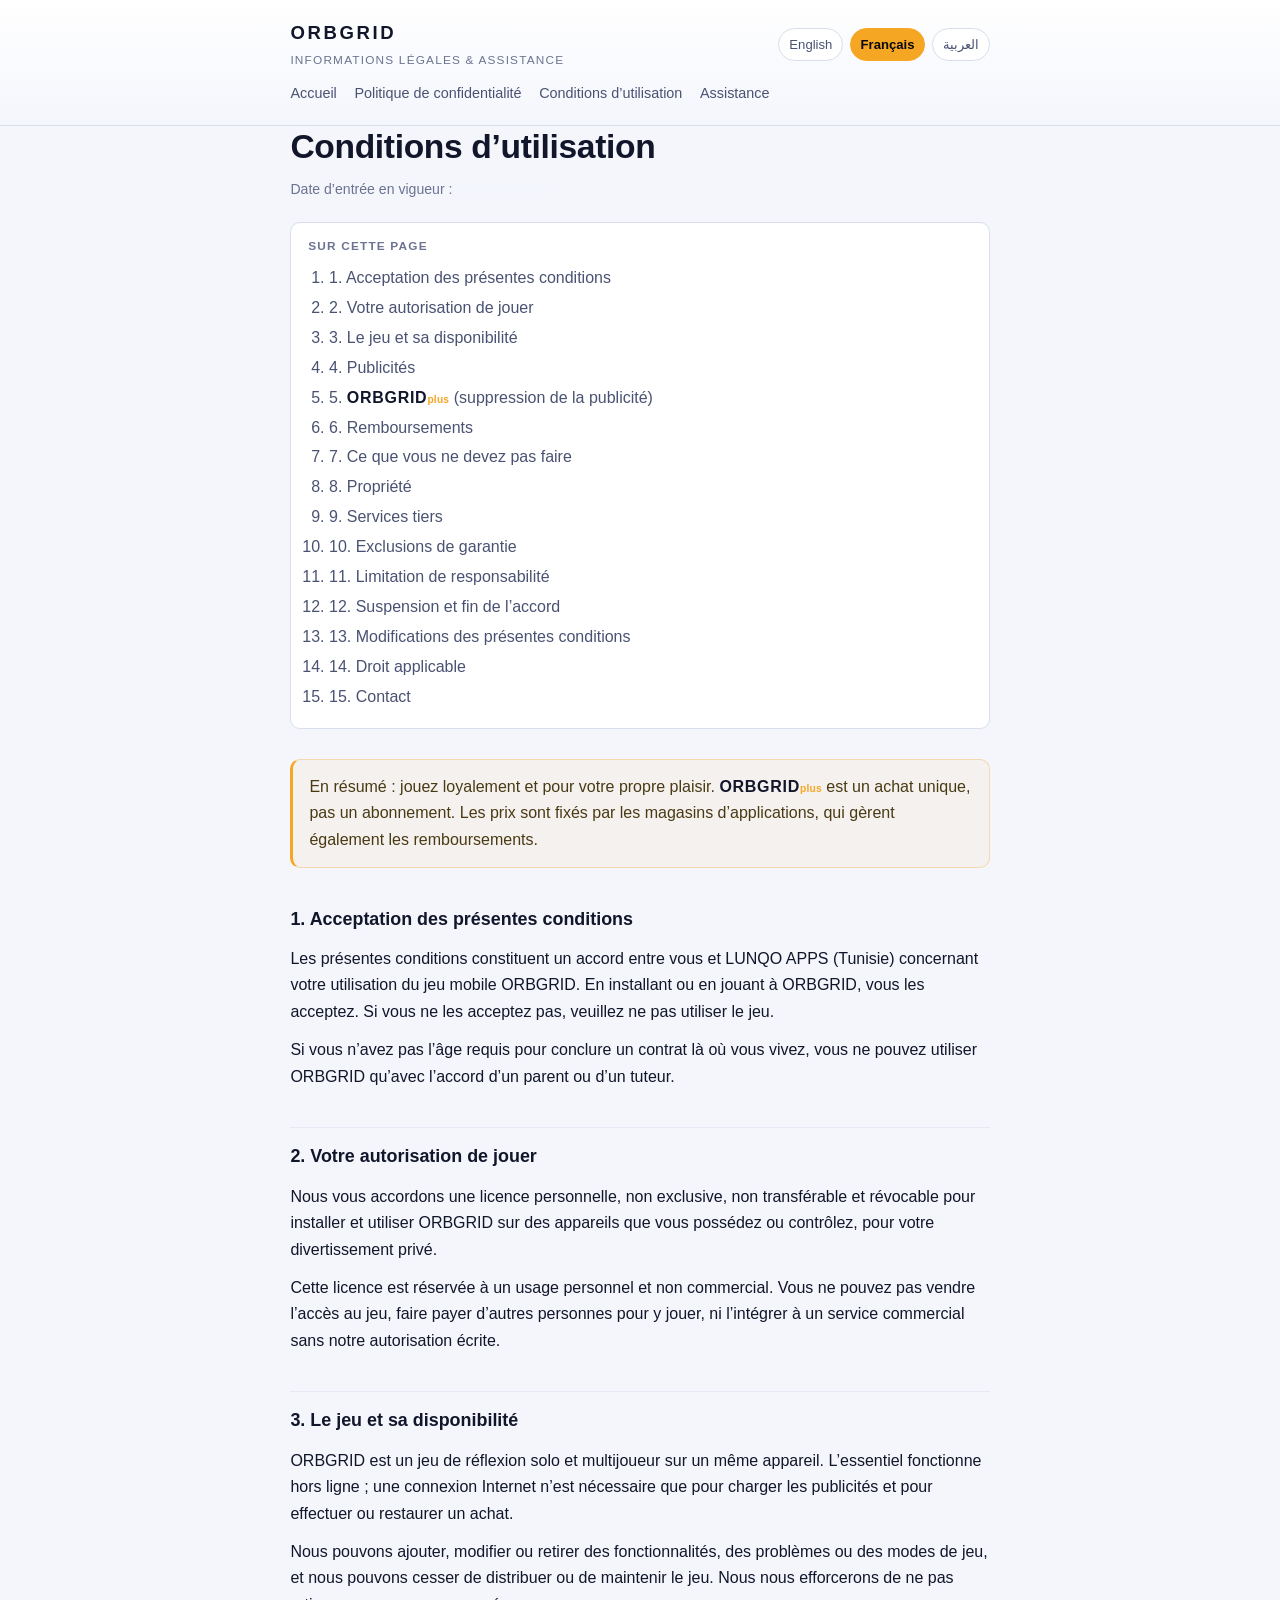
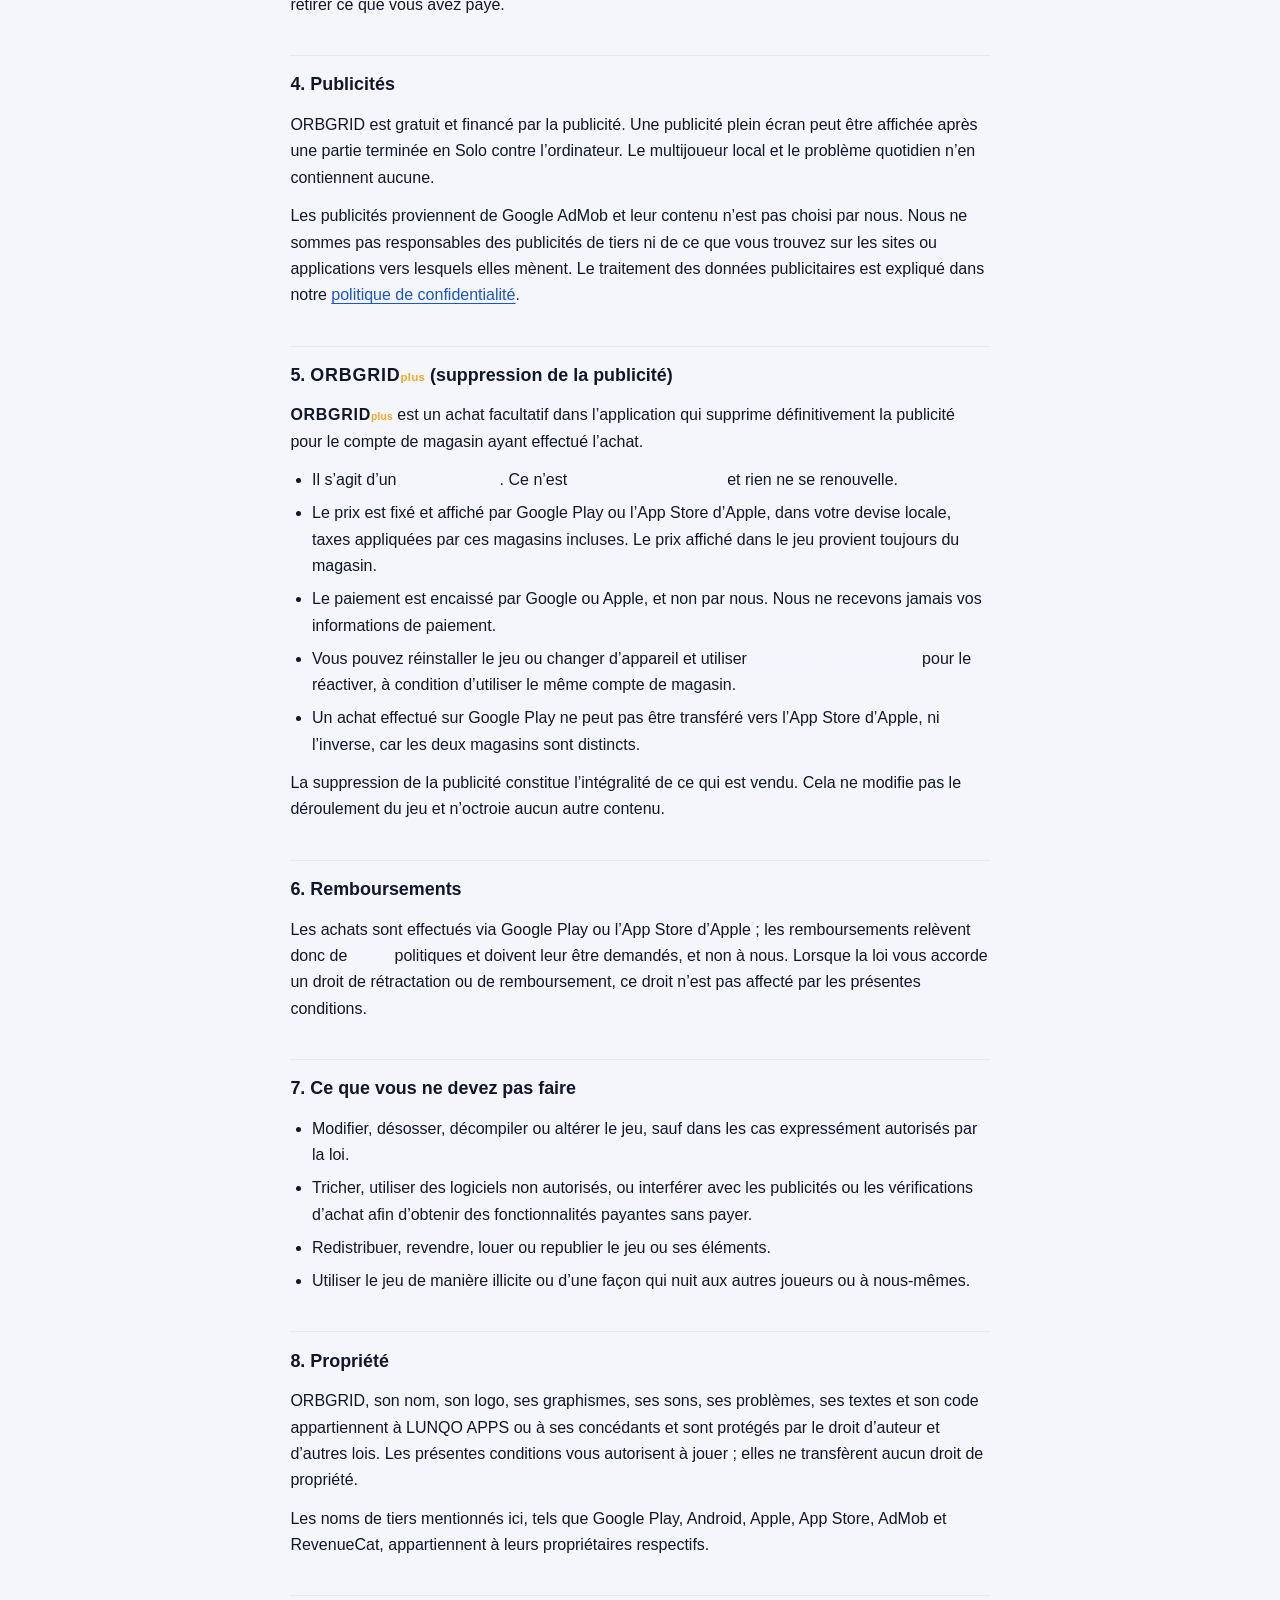
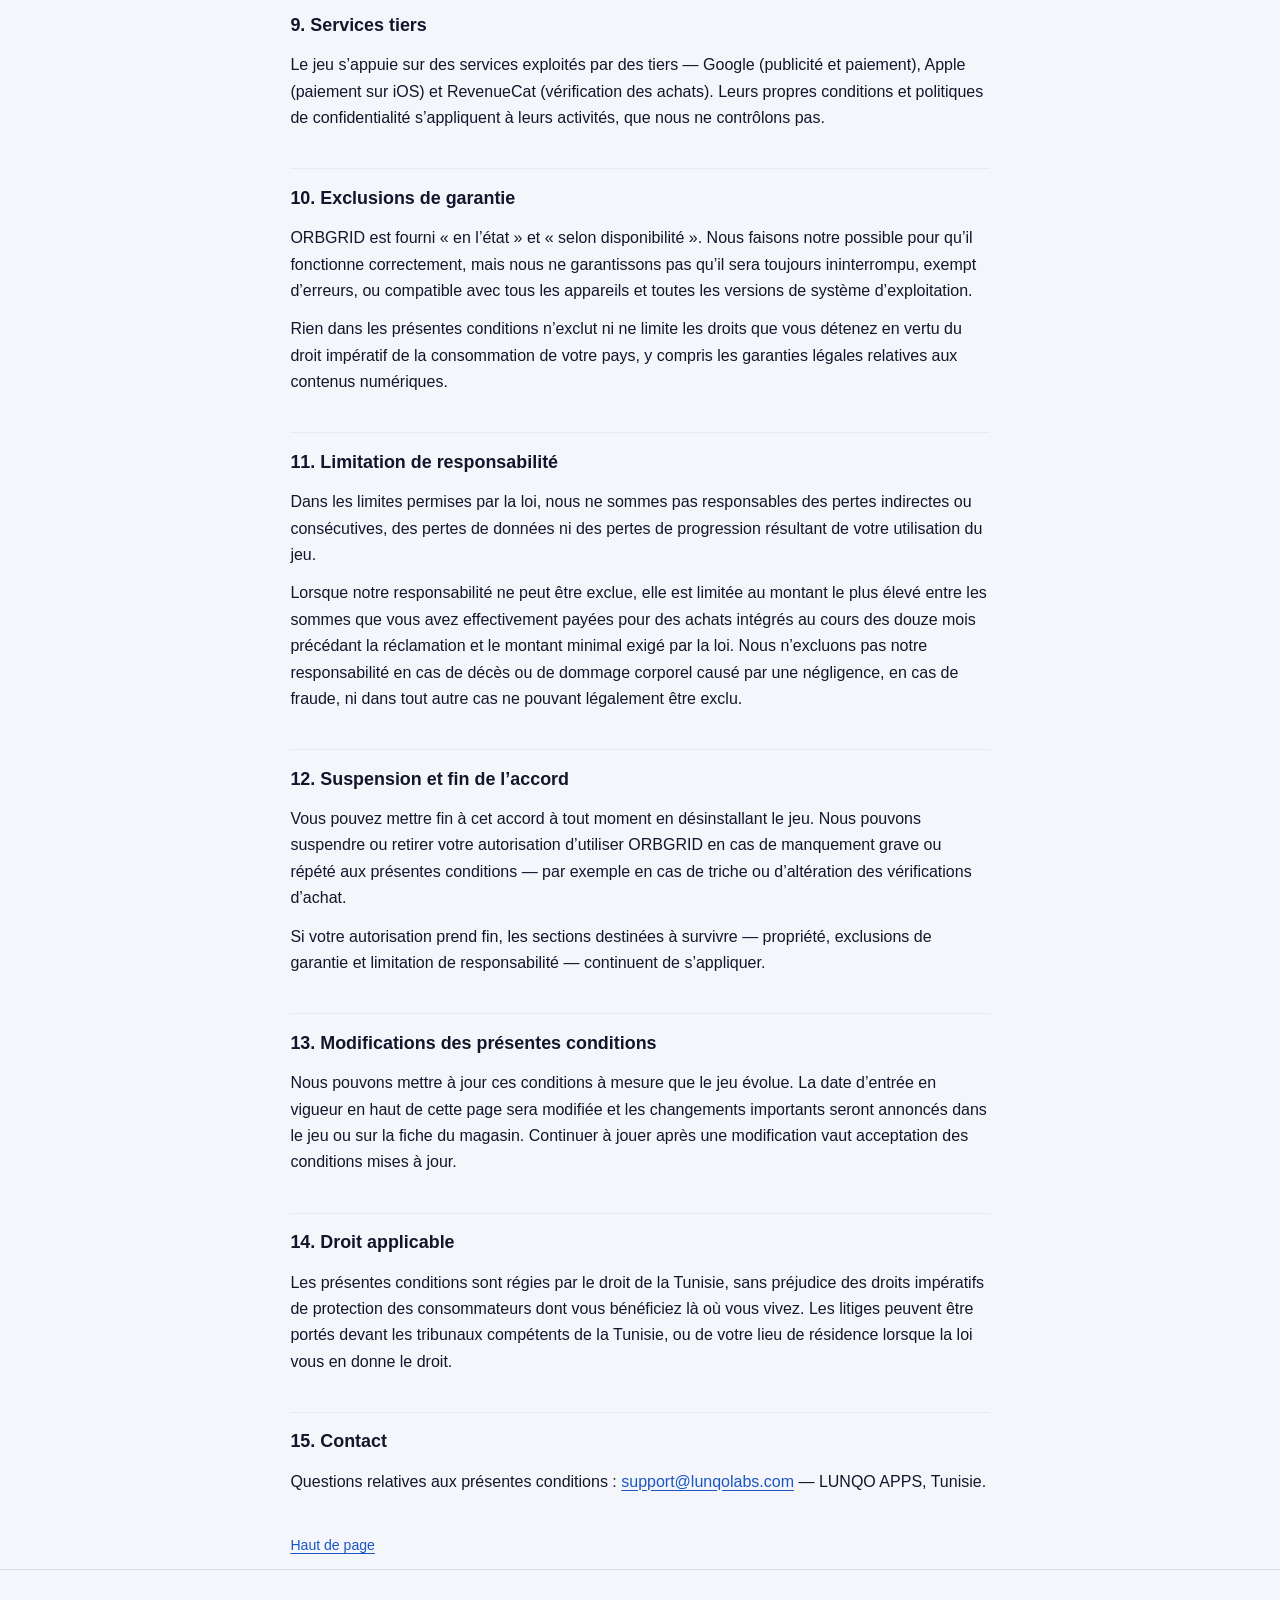
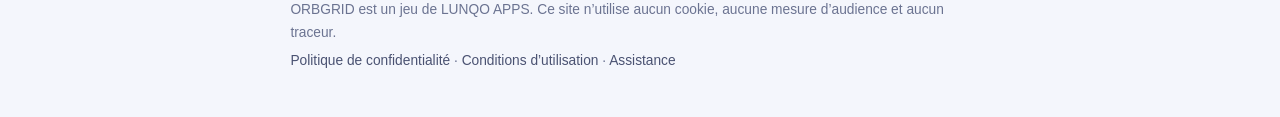
<file: fr/terms/index.html>
<!doctype html>
<html lang="fr" dir="ltr">
<head>
<meta charset="utf-8">
<meta name="viewport" content="width=device-width, initial-scale=1">
<title>Conditions d’utilisation — ORBGRID</title>
<meta name="description" content="Les règles d’utilisation d’ORBGRID et de l’achat unique ORBGRIDplus.">
<meta name="color-scheme" content="dark light">
<link rel="stylesheet" href="../../assets/styles.css">
</head>
<body>
<a class="skip" href="#main">Aller au contenu</a>

<header class="site">
  <div class="wrap bar">
    <a class="brand" href="../">
      <span class="brand-name">ORBGRID</span>
      <span class="brand-tag">Informations légales &amp; assistance</span>
    </a>
    <nav class="langs" aria-label="Langue">
      <a href="../../terms/" lang="en" hreflang="en">English</a> <a href="../../fr/terms/" lang="fr" hreflang="fr" aria-current="true">Français</a> <a href="../../ar/terms/" lang="ar" hreflang="ar">العربية</a>
    </nav>
  </div>
  <nav class="wrap tabs" aria-label="Accueil">
    <a href="../">Accueil</a>
    <a href="../privacy/">Politique de confidentialité</a>
    <a href="../terms/">Conditions d’utilisation</a>
    <a href="../support/">Assistance</a>
  </nav>
</header>

<main id="main" class="wrap">
  <article>
      <h1>Conditions d’utilisation</h1>
      <p class="meta">Date d’entrée en vigueur : <strong>30 juillet 2026</strong></p>
      <nav class="toc" aria-label="Sur cette page">
        <h2 class="toc-h">Sur cette page</h2>
        <ol>
          <li><a href="#s1">1. Acceptation des présentes conditions</a></li>
          <li><a href="#s2">2. Votre autorisation de jouer</a></li>
          <li><a href="#s3">3. Le jeu et sa disponibilité</a></li>
          <li><a href="#s4">4. Publicités</a></li>
          <li><a href="#s5">5. <span class="ogp">ORBGRID<span>plus</span></span> (suppression de la publicité)</a></li>
          <li><a href="#s6">6. Remboursements</a></li>
          <li><a href="#s7">7. Ce que vous ne devez pas faire</a></li>
          <li><a href="#s8">8. Propriété</a></li>
          <li><a href="#s9">9. Services tiers</a></li>
          <li><a href="#s10">10. Exclusions de garantie</a></li>
          <li><a href="#s11">11. Limitation de responsabilité</a></li>
          <li><a href="#s12">12. Suspension et fin de l’accord</a></li>
          <li><a href="#s13">13. Modifications des présentes conditions</a></li>
          <li><a href="#s14">14. Droit applicable</a></li>
          <li><a href="#s15">15. Contact</a></li>
        </ol>
      </nav>
      <aside class="note"><p>En résumé : jouez loyalement et pour votre propre plaisir. <span class="ogp">ORBGRID<span>plus</span></span> est un achat unique, pas un abonnement. Les prix sont fixés par les magasins d’applications, qui gèrent également les remboursements.</p></aside>
      <h2 id="s1">1. Acceptation des présentes conditions</h2>
      <p>Les présentes conditions constituent un accord entre vous et LUNQO APPS (Tunisie) concernant votre utilisation du jeu mobile ORBGRID. En installant ou en jouant à ORBGRID, vous les acceptez. Si vous ne les acceptez pas, veuillez ne pas utiliser le jeu.</p>
      <p>Si vous n’avez pas l’âge requis pour conclure un contrat là où vous vivez, vous ne pouvez utiliser ORBGRID qu’avec l’accord d’un parent ou d’un tuteur.</p>
      <h2 id="s2">2. Votre autorisation de jouer</h2>
      <p>Nous vous accordons une licence personnelle, non exclusive, non transférable et révocable pour installer et utiliser ORBGRID sur des appareils que vous possédez ou contrôlez, pour votre divertissement privé.</p>
      <p>Cette licence est réservée à un usage personnel et non commercial. Vous ne pouvez pas vendre l’accès au jeu, faire payer d’autres personnes pour y jouer, ni l’intégrer à un service commercial sans notre autorisation écrite.</p>
      <h2 id="s3">3. Le jeu et sa disponibilité</h2>
      <p>ORBGRID est un jeu de réflexion solo et multijoueur sur un même appareil. L’essentiel fonctionne hors ligne ; une connexion Internet n’est nécessaire que pour charger les publicités et pour effectuer ou restaurer un achat.</p>
      <p>Nous pouvons ajouter, modifier ou retirer des fonctionnalités, des problèmes ou des modes de jeu, et nous pouvons cesser de distribuer ou de maintenir le jeu. Nous nous efforcerons de ne pas retirer ce que vous avez payé.</p>
      <h2 id="s4">4. Publicités</h2>
      <p>ORBGRID est gratuit et financé par la publicité. Une publicité plein écran peut être affichée après une partie terminée en Solo contre l’ordinateur. Le multijoueur local et le problème quotidien n’en contiennent aucune.</p>
      <p>Les publicités proviennent de Google AdMob et leur contenu n’est pas choisi par nous. Nous ne sommes pas responsables des publicités de tiers ni de ce que vous trouvez sur les sites ou applications vers lesquels elles mènent. Le traitement des données publicitaires est expliqué dans notre <a href="../privacy/">politique de confidentialité</a>.</p>
      <h2 id="s5">5. <span class="ogp">ORBGRID<span>plus</span></span> (suppression de la publicité)</h2>
      <p><span class="ogp">ORBGRID<span>plus</span></span> est un achat facultatif dans l’application qui supprime définitivement la publicité pour le compte de magasin ayant effectué l’achat.</p>
      <ul>
        <li>Il s’agit d’un <strong>achat unique</strong>. Ce n’est <strong>pas un abonnement</strong> et rien ne se renouvelle.</li>
        <li>Le prix est fixé et affiché par Google Play ou l’App Store d’Apple, dans votre devise locale, taxes appliquées par ces magasins incluses. Le prix affiché dans le jeu provient toujours du magasin.</li>
        <li>Le paiement est encaissé par Google ou Apple, et non par nous. Nous ne recevons jamais vos informations de paiement.</li>
        <li>Vous pouvez réinstaller le jeu ou changer d’appareil et utiliser <strong>Restaurer mes achats</strong> pour le réactiver, à condition d’utiliser le même compte de magasin.</li>
        <li>Un achat effectué sur Google Play ne peut pas être transféré vers l’App Store d’Apple, ni l’inverse, car les deux magasins sont distincts.</li>
      </ul>
      <p>La suppression de la publicité constitue l’intégralité de ce qui est vendu. Cela ne modifie pas le déroulement du jeu et n’octroie aucun autre contenu.</p>
      <h2 id="s6">6. Remboursements</h2>
      <p>Les achats sont effectués via Google Play ou l’App Store d’Apple ; les remboursements relèvent donc de <strong>leurs</strong> politiques et doivent leur être demandés, et non à nous. Lorsque la loi vous accorde un droit de rétractation ou de remboursement, ce droit n’est pas affecté par les présentes conditions.</p>
      <h2 id="s7">7. Ce que vous ne devez pas faire</h2>
      <ul>
        <li>Modifier, désosser, décompiler ou altérer le jeu, sauf dans les cas expressément autorisés par la loi.</li>
        <li>Tricher, utiliser des logiciels non autorisés, ou interférer avec les publicités ou les vérifications d’achat afin d’obtenir des fonctionnalités payantes sans payer.</li>
        <li>Redistribuer, revendre, louer ou republier le jeu ou ses éléments.</li>
        <li>Utiliser le jeu de manière illicite ou d’une façon qui nuit aux autres joueurs ou à nous-mêmes.</li>
      </ul>
      <h2 id="s8">8. Propriété</h2>
      <p>ORBGRID, son nom, son logo, ses graphismes, ses sons, ses problèmes, ses textes et son code appartiennent à LUNQO APPS ou à ses concédants et sont protégés par le droit d’auteur et d’autres lois. Les présentes conditions vous autorisent à jouer ; elles ne transfèrent aucun droit de propriété.</p>
      <p>Les noms de tiers mentionnés ici, tels que Google Play, Android, Apple, App Store, AdMob et RevenueCat, appartiennent à leurs propriétaires respectifs.</p>
      <h2 id="s9">9. Services tiers</h2>
      <p>Le jeu s’appuie sur des services exploités par des tiers — Google (publicité et paiement), Apple (paiement sur iOS) et RevenueCat (vérification des achats). Leurs propres conditions et politiques de confidentialité s’appliquent à leurs activités, que nous ne contrôlons pas.</p>
      <h2 id="s10">10. Exclusions de garantie</h2>
      <p>ORBGRID est fourni « en l’état » et « selon disponibilité ». Nous faisons notre possible pour qu’il fonctionne correctement, mais nous ne garantissons pas qu’il sera toujours ininterrompu, exempt d’erreurs, ou compatible avec tous les appareils et toutes les versions de système d’exploitation.</p>
      <p>Rien dans les présentes conditions n’exclut ni ne limite les droits que vous détenez en vertu du droit impératif de la consommation de votre pays, y compris les garanties légales relatives aux contenus numériques.</p>
      <h2 id="s11">11. Limitation de responsabilité</h2>
      <p>Dans les limites permises par la loi, nous ne sommes pas responsables des pertes indirectes ou consécutives, des pertes de données ni des pertes de progression résultant de votre utilisation du jeu.</p>
      <p>Lorsque notre responsabilité ne peut être exclue, elle est limitée au montant le plus élevé entre les sommes que vous avez effectivement payées pour des achats intégrés au cours des douze mois précédant la réclamation et le montant minimal exigé par la loi. Nous n’excluons pas notre responsabilité en cas de décès ou de dommage corporel causé par une négligence, en cas de fraude, ni dans tout autre cas ne pouvant légalement être exclu.</p>
      <h2 id="s12">12. Suspension et fin de l’accord</h2>
      <p>Vous pouvez mettre fin à cet accord à tout moment en désinstallant le jeu. Nous pouvons suspendre ou retirer votre autorisation d’utiliser ORBGRID en cas de manquement grave ou répété aux présentes conditions — par exemple en cas de triche ou d’altération des vérifications d’achat.</p>
      <p>Si votre autorisation prend fin, les sections destinées à survivre — propriété, exclusions de garantie et limitation de responsabilité — continuent de s’appliquer.</p>
      <h2 id="s13">13. Modifications des présentes conditions</h2>
      <p>Nous pouvons mettre à jour ces conditions à mesure que le jeu évolue. La date d’entrée en vigueur en haut de cette page sera modifiée et les changements importants seront annoncés dans le jeu ou sur la fiche du magasin. Continuer à jouer après une modification vaut acceptation des conditions mises à jour.</p>
      <h2 id="s14">14. Droit applicable</h2>
      <p>Les présentes conditions sont régies par le droit de la Tunisie, sans préjudice des droits impératifs de protection des consommateurs dont vous bénéficiez là où vous vivez. Les litiges peuvent être portés devant les tribunaux compétents de la Tunisie, ou de votre lieu de résidence lorsque la loi vous en donne le droit.</p>
      <h2 id="s15">15. Contact</h2>
      <p>Questions relatives aux présentes conditions : <a href="mailto:support@lunqolabs.com">support@lunqolabs.com</a> — LUNQO APPS, Tunisie.</p>
      <p class="top"><a href="#main">Haut de page</a></p>
  </article>
</main>

<footer class="site">
  <div class="wrap">
    <p>ORBGRID est un jeu de LUNQO APPS. Ce site n’utilise aucun cookie, aucune mesure d’audience et aucun traceur.</p>
    <p class="fine">
      <a href="../privacy/">Politique de confidentialité</a> ·
      <a href="../terms/">Conditions d’utilisation</a> ·
      <a href="../support/">Assistance</a>
    </p>
  </div>
</footer>
</body>
</html>
</file>
<file: assets/styles.css>
/* ORBGRID legal site.
   Deliberately dependency-free: no external fonts, no CDN, no scripts, no
   cookies, no analytics. A privacy site should not make third-party requests
   just to render itself. System font stacks keep it fast and offline-friendly.
   Logical CSS properties (inline-start/end) make the Arabic RTL layout work
   from the same rules as LTR. */

:root {
  --bg: #08090f;
  --surface: #0f1220;
  --surface-2: #12162a;
  --line: #242b3a;
  --line-soft: #1b2130;
  --text: #e8ecf6;
  --muted: #9aa5bf;
  --faint: #6e7790;
  --accent: #f5a623;
  --focus: #6ea8ff;
  --maxw: 46rem;
  --sans: -apple-system, BlinkMacSystemFont, "Segoe UI", Roboto, "Helvetica Neue",
          Arial, "Noto Sans", "Noto Kufi Arabic", sans-serif;
  --mono: ui-monospace, SFMono-Regular, Menlo, Consolas, monospace;
}

*, *::before, *::after { box-sizing: border-box; }

html { -webkit-text-size-adjust: 100%; }

body {
  margin: 0;
  background: var(--bg);
  color: var(--text);
  font-family: var(--sans);
  font-size: 1rem;
  line-height: 1.65;
  overflow-wrap: break-word;
}

/* Arabic renders small in most system faces — nudge it up for comfort. */
html[dir="rtl"] body { font-size: 1.06rem; line-height: 1.9; }

.wrap { width: 100%; max-width: var(--maxw); margin: 0 auto; padding: 0 1.15rem; }

/* ── Skip link (keyboard + screen-reader users) ───────────────────────────── */
.skip {
  position: absolute;
  inset-inline-start: -9999px;
  top: 0;
  z-index: 10;
  background: var(--accent);
  color: #08090f;
  padding: 0.6rem 1rem;
  border-radius: 0 0 8px 8px;
  font-weight: 700;
}
.skip:focus { inset-inline-start: 0; }

/* ── Header ───────────────────────────────────────────────────────────────── */
header.site {
  border-bottom: 1px solid var(--line);
  background: linear-gradient(180deg, #0b0e1a, var(--bg));
}
.bar {
  display: flex;
  flex-wrap: wrap;
  gap: 0.75rem 1rem;
  align-items: center;
  justify-content: space-between;
  padding-top: 1.15rem;
  padding-bottom: 0.5rem;
}
.brand { text-decoration: none; color: inherit; display: block; }
.brand-name {
  display: block;
  font-weight: 800;
  font-size: 1.16rem;
  letter-spacing: 0.14em;
  color: var(--text);
}
.brand-tag {
  display: block;
  font-size: 0.74rem;
  letter-spacing: 0.1em;
  text-transform: uppercase;
  color: var(--faint);
  margin-top: 0.15rem;
}

.langs { display: flex; gap: 0.4rem; flex-wrap: wrap; }
.langs a {
  font-size: 0.82rem;
  padding: 0.28rem 0.62rem;
  border: 1px solid var(--line);
  border-radius: 999px;
  color: var(--muted);
  text-decoration: none;
  background: var(--surface);
}
.langs a:hover { color: var(--text); border-color: #33415c; }
.langs a[aria-current="true"] {
  background: var(--accent);
  border-color: var(--accent);
  color: #08090f;
  font-weight: 700;
}

.tabs {
  display: flex;
  gap: 0.35rem 1.1rem;
  flex-wrap: wrap;
  padding-bottom: 0.9rem;
}
.tabs a {
  font-size: 0.9rem;
  color: var(--muted);
  text-decoration: none;
  padding: 0.2rem 0;
  border-bottom: 2px solid transparent;
}
.tabs a:hover { color: var(--text); border-bottom-color: var(--accent); }

/* ── Content ──────────────────────────────────────────────────────────────── */
main { padding: 2rem 0 3rem; }

h1 {
  font-size: clamp(1.6rem, 5vw, 2.1rem);
  line-height: 1.25;
  margin: 0 0 0.6rem;
  letter-spacing: -0.01em;
}
h2 {
  font-size: 1.12rem;
  margin: 2.3rem 0 0.6rem;
  padding-top: 0.9rem;
  border-top: 1px solid var(--line-soft);
  scroll-margin-top: 1rem;
}
h2:first-of-type { border-top: 0; padding-top: 0; }

p { margin: 0.75rem 0; }
.meta { color: var(--faint); font-size: 0.88rem; margin-top: 0; }

a { color: var(--focus); text-underline-offset: 0.18em; }
a:hover { color: #a7c8ff; }

ul { margin: 0.75rem 0; padding-inline-start: 1.35rem; }
li { margin: 0.42rem 0; }

code {
  font-family: var(--mono);
  font-size: 0.88em;
  background: var(--surface-2);
  border: 1px solid var(--line);
  border-radius: 5px;
  padding: 0.08em 0.36em;
}
strong { color: #f3f6fd; }
.muted { color: var(--faint); font-size: 0.86em; }

/* Callout for summaries and status notes. */
.note {
  margin: 1.15rem 0;
  padding: 0.85rem 1rem;
  background: rgba(245, 166, 35, 0.06);
  border: 1px solid rgba(245, 166, 35, 0.32);
  border-inline-start: 3px solid var(--accent);
  border-radius: 10px;
}
.note p { margin: 0; color: #f0e6d2; }

/* ── ORBGRIDplus wordmark (mirrors the in-game mark) ──────────────────────── */
.ogp { font-weight: 800; letter-spacing: 0.045em; white-space: nowrap; color: var(--text); }
.ogp > span {
  font-size: 0.64em;
  font-weight: 800;
  letter-spacing: 0.02em;
  color: var(--accent);
}

/* ── Table of contents ────────────────────────────────────────────────────── */
.toc {
  margin: 1.3rem 0 1.9rem;
  padding: 0.9rem 1.05rem;
  background: var(--surface);
  border: 1px solid var(--line);
  border-radius: 10px;
}
.toc-h {
  font-size: 0.74rem;
  letter-spacing: 0.1em;
  text-transform: uppercase;
  color: var(--faint);
  margin: 0 0 0.5rem;
  border: 0;
  padding: 0;
}
.toc ol { margin: 0; padding-inline-start: 1.3rem; color: var(--muted); }
.toc li { margin: 0.22rem 0; }
.toc a { color: var(--muted); text-decoration: none; }
.toc a:hover { color: var(--text); text-decoration: underline; }

/* ── Third-party table ────────────────────────────────────────────────────── */
.tablewrap {
  overflow-x: auto;
  margin: 1.1rem 0;
  border: 1px solid var(--line);
  border-radius: 10px;
}
table { border-collapse: collapse; width: 100%; min-width: 34rem; font-size: 0.9rem; }
th, td {
  text-align: start;
  vertical-align: top;
  padding: 0.7rem 0.85rem;
  border-bottom: 1px solid var(--line-soft);
}
thead th {
  background: var(--surface-2);
  color: var(--muted);
  font-size: 0.76rem;
  letter-spacing: 0.06em;
  text-transform: uppercase;
  white-space: nowrap;
}
tbody tr:last-child td { border-bottom: 0; }

.top { margin-top: 2.4rem; font-size: 0.88rem; }

/* ── Footer ───────────────────────────────────────────────────────────────── */
footer.site {
  border-top: 1px solid var(--line);
  padding: 1.5rem 0 2.4rem;
  color: var(--faint);
  font-size: 0.86rem;
}
footer.site p { margin: 0.35rem 0; }
footer.site a { color: var(--muted); }
.fine a { text-decoration: none; }
.fine a:hover { text-decoration: underline; }

/* ── Accessibility & preferences ──────────────────────────────────────────── */
:focus-visible { outline: 2px solid var(--focus); outline-offset: 2px; border-radius: 4px; }

@media (prefers-reduced-motion: reduce) {
  * { animation: none !important; transition: none !important; scroll-behavior: auto !important; }
}

/* The site is dark by design (it matches the game). Light-preference users get
   a slightly lifted surface set rather than a different identity. */
@media (prefers-color-scheme: light) {
  :root {
    --bg: #f4f6fc;
    --surface: #ffffff;
    --surface-2: #eef1f9;
    --line: #d8deec;
    --line-soft: #e6eaf4;
    --text: #12162a;
    --muted: #4a5272;
    --faint: #6b7391;
    --focus: #1a56c4;
  }
  header.site { background: linear-gradient(180deg, #ffffff, var(--bg)); }
  .note p { color: #4a3a13; }
  .ogp { color: var(--text); }
}

@media print {
  header.site, footer.site, .toc, .skip, .top { display: none; }
  body { background: #fff; color: #000; font-size: 11pt; }
  a { color: #000; text-decoration: underline; }
}
</file>
